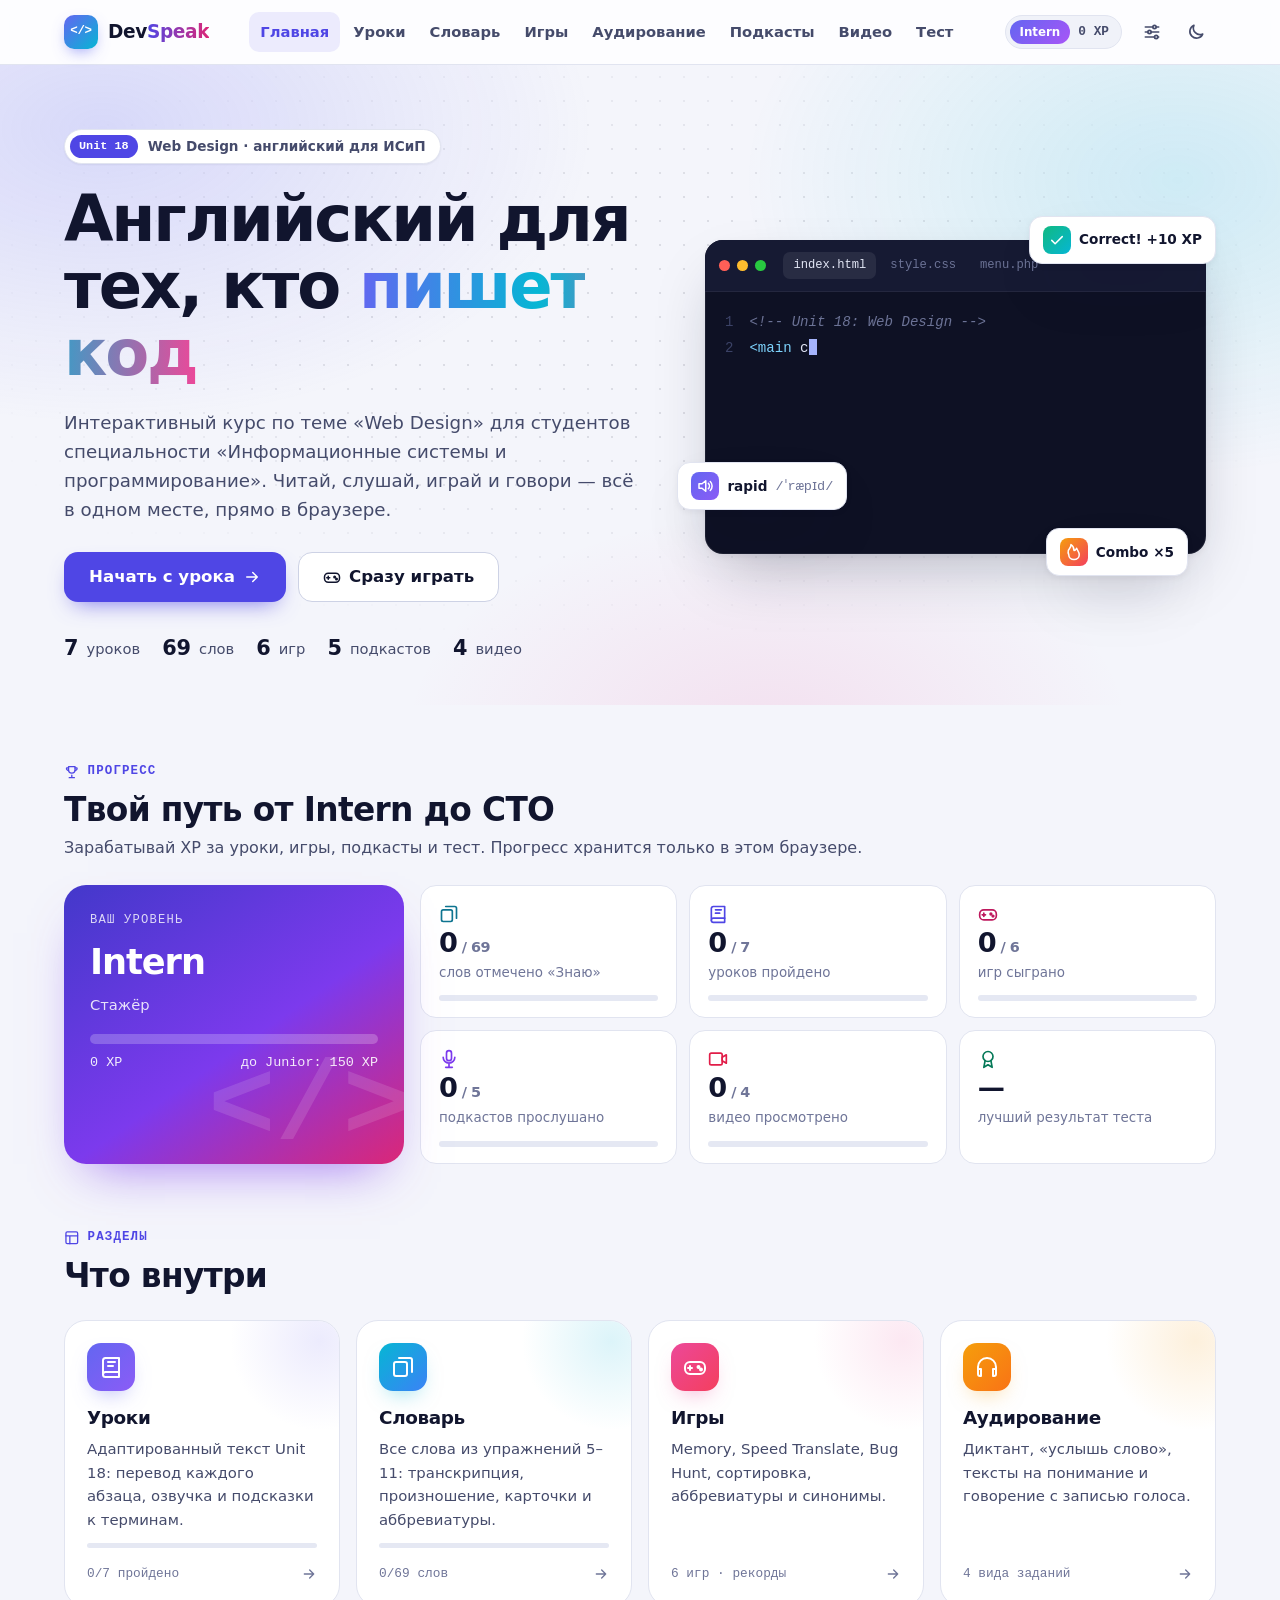
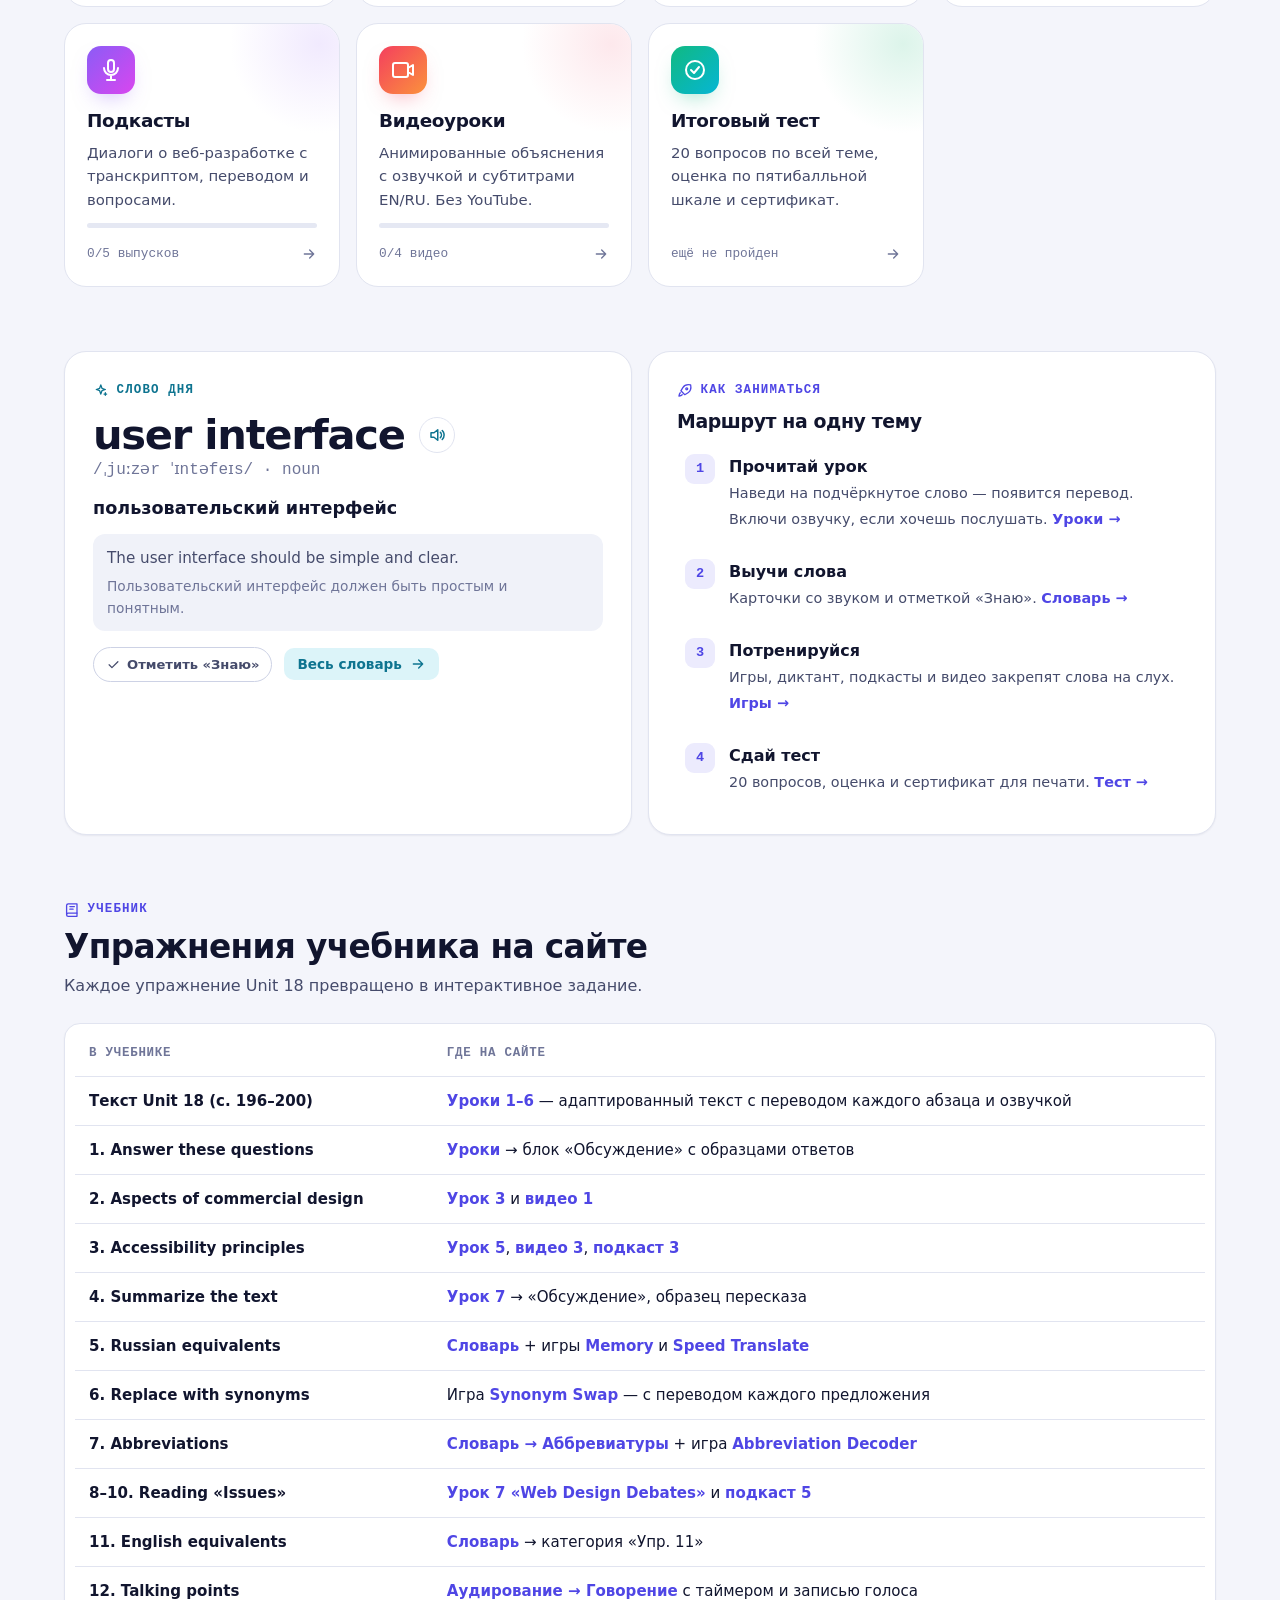
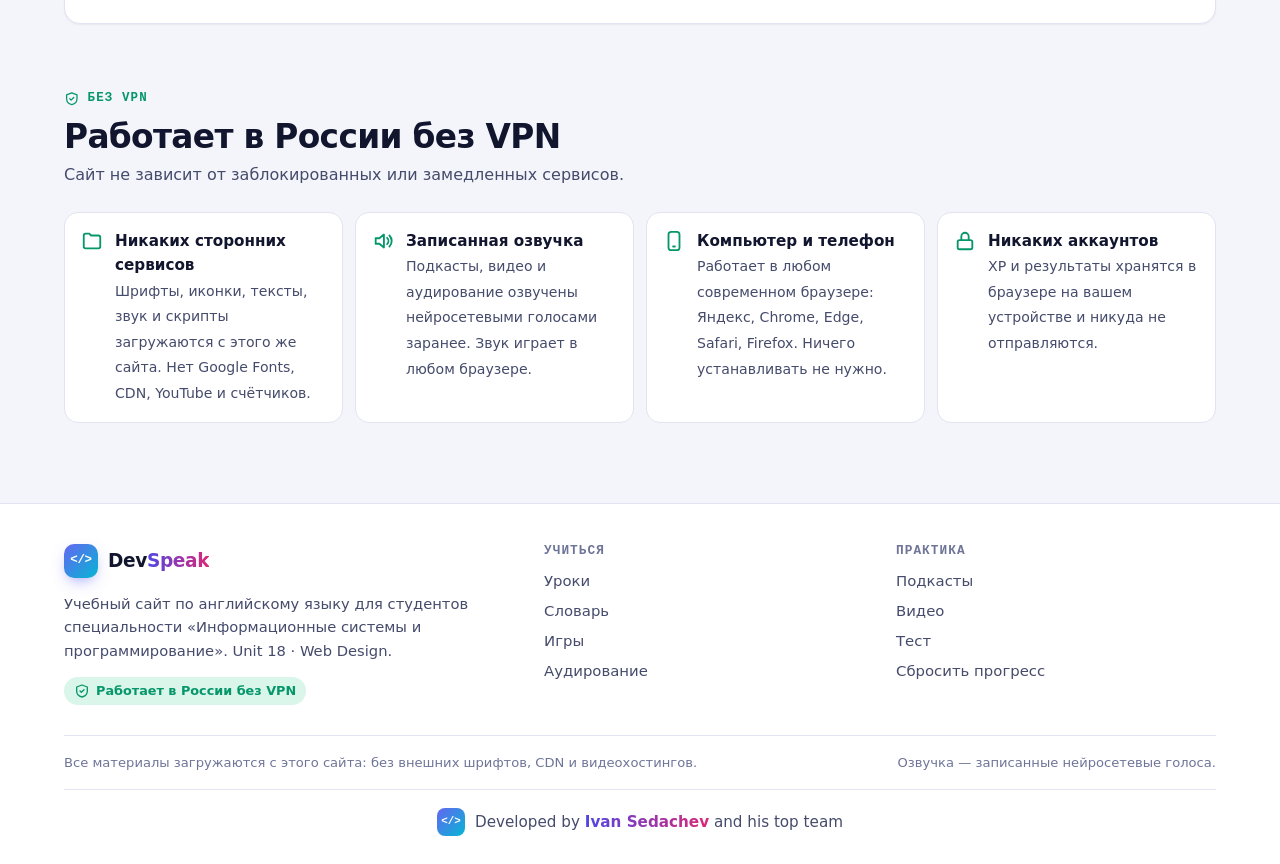
<file: index.html>
<!doctype html>
<html lang="ru">
<head>
  <meta charset="utf-8">
  <meta name="viewport" content="width=device-width, initial-scale=1">
  <title>DevSpeak — английский для ИСиП</title>
  <meta name="description" content="Интерактивный курс английского для студентов специальности «Информационные системы и программирование»: Unit 18 Web Design. Уроки, словарь, игры, аудирование, подкасты, видео и тест.">
  <meta name="theme-color" content="#4f46e5">
  <link rel="icon" href="favicon.ico" sizes="32x32">
  <link rel="icon" href="assets/img/favicon.svg" type="image/svg+xml">
  <link rel="apple-touch-icon" href="assets/img/apple-touch-icon.png">
  <link rel="canonical" href="https://devivan1.github.io/learning-english-for-it/">
  <meta property="og:type" content="website">
  <meta property="og:site_name" content="DevSpeak">
  <meta property="og:locale" content="ru_RU">
  <meta property="og:title" content="DevSpeak — английский для ИСиП">
  <meta property="og:description" content="Интерактивный курс английского для студентов специальности «Информационные системы и программирование»: Unit 18 Web Design. Уроки, словарь, игры, аудирование, подкасты, видео и тест.">
  <meta property="og:url" content="https://devivan1.github.io/learning-english-for-it/">
  <meta property="og:image" content="https://devivan1.github.io/learning-english-for-it/assets/img/og-image.png">
  <meta property="og:image:width" content="1200">
  <meta property="og:image:height" content="630">
  <meta name="twitter:card" content="summary_large_image">
  <link rel="stylesheet" href="assets/css/style.css">
  <script>try{var t=localStorage.getItem('devspeak:theme');if(t)document.documentElement.dataset.theme=t}catch(e){}</script>
</head>
<body data-page="home">
  <div id="site-header"></div>

  <main id="main">
    <section class="hero">
      <div class="container hero-grid">
        <div>
          <span class="hero-badge"><b>Unit 18</b> Web Design · английский для ИСиП</span>
          <h1>Английский для тех, кто <span class="grad-text">пишет код</span></h1>
          <p class="hero-lead">Интерактивный курс по теме «Web Design» для студентов специальности «Информационные системы и программирование». Читай, слушай, играй и говори — всё в одном месте, прямо в браузере.</p>
          <div class="hero-cta">
            <a class="btn btn-primary btn-lg" href="lessons.html">Начать с урока <i data-icon="arrowRight"></i></a>
            <a class="btn btn-lg" href="games.html"><i data-icon="gamepad"></i> Сразу играть</a>
          </div>
          <div class="hero-facts" id="hero-facts"></div>
        </div>

        <div class="hero-visual" aria-hidden="true">
          <div class="code-window">
            <div class="cw-bar">
              <span class="cw-dot"></span><span class="cw-dot"></span><span class="cw-dot"></span>
              <div class="cw-tabs" id="cw-tabs"></div>
            </div>
            <div class="cw-body" id="cw-body"></div>
          </div>
          <div class="float-badge fb-1"><span class="ico"><i data-icon="check"></i></span> Correct! +10 XP</div>
          <div class="float-badge fb-2"><span class="ico"><i data-icon="volume"></i></span> rapid <span class="mono">/ˈræpɪd/</span></div>
          <div class="float-badge fb-3"><span class="ico"><i data-icon="flame"></i></span> Combo ×5</div>
        </div>
      </div>
    </section>

    <section class="section" id="progress">
      <div class="container">
        <div class="section-head">
          <div>
            <span class="eyebrow"><i data-icon="trophy"></i> Прогресс</span>
            <h2>Твой путь от Intern до CTO</h2>
            <p>Зарабатывай XP за уроки, игры, подкасты и тест. Прогресс хранится только в этом браузере.</p>
          </div>
        </div>
        <div class="progress-panel" id="progress-panel"></div>
      </div>
    </section>

    <section class="section">
      <div class="container">
        <div class="section-head">
          <div>
            <span class="eyebrow"><i data-icon="layout"></i> Разделы</span>
            <h2>Что внутри</h2>
          </div>
        </div>
        <div class="module-grid" id="module-grid"></div>
      </div>
    </section>

    <section class="section">
      <div class="container home-duo">
        <div class="card card-lg wotd ac-cyan" id="wotd"></div>
        <div class="card card-lg">
          <span class="eyebrow"><i data-icon="rocket"></i> Как заниматься</span>
          <h3 style="margin-bottom:10px">Маршрут на одну тему</h3>
          <ol class="path">
            <li><div><b>Прочитай урок</b><span>Наведи на подчёркнутое слово — появится перевод. Включи озвучку, если хочешь послушать. <a href="lessons.html">Уроки →</a></span></div></li>
            <li><div><b>Выучи слова</b><span>Карточки со звуком и отметкой «Знаю». <a href="vocabulary.html">Словарь →</a></span></div></li>
            <li><div><b>Потренируйся</b><span>Игры, диктант, подкасты и видео закрепят слова на слух. <a href="games.html">Игры →</a></span></div></li>
            <li><div><b>Сдай тест</b><span>20 вопросов, оценка и сертификат для печати. <a href="test.html">Тест →</a></span></div></li>
          </ol>
        </div>
      </div>
    </section>

    <section class="section">
      <div class="container">
        <div class="section-head">
          <div>
            <span class="eyebrow"><i data-icon="book"></i> Учебник</span>
            <h2>Упражнения учебника на сайте</h2>
            <p>Каждое упражнение Unit 18 превращено в интерактивное задание.</p>
          </div>
        </div>
        <div class="card table-wrap" style="padding:8px 10px">
          <table class="map-table">
            <thead><tr><th>В учебнике</th><th>Где на сайте</th></tr></thead>
            <tbody>
              <tr><td>Текст Unit 18 (с. 196–200)</td><td><a href="lessons.html">Уроки 1–6</a> — адаптированный текст с переводом каждого абзаца и озвучкой</td></tr>
              <tr><td>1. Answer these questions</td><td><a href="lessons.html">Уроки</a> → блок «Обсуждение» с образцами ответов</td></tr>
              <tr><td>2. Aspects of commercial design</td><td><a href="lessons.html#l3">Урок 3</a> и <a href="video.html">видео 1</a></td></tr>
              <tr><td>3. Accessibility principles</td><td><a href="lessons.html#l5">Урок 5</a>, <a href="video.html#v3">видео 3</a>, <a href="podcasts.html#p3">подкаст 3</a></td></tr>
              <tr><td>4. Summarize the text</td><td><a href="lessons.html#l7">Урок 7</a> → «Обсуждение», образец пересказа</td></tr>
              <tr><td>5. Russian equivalents</td><td><a href="vocabulary.html">Словарь</a> + игры <a href="games.html#memory">Memory</a> и <a href="games.html#speed">Speed Translate</a></td></tr>
              <tr><td>6. Replace with synonyms</td><td>Игра <a href="games.html#synonym">Synonym Swap</a> — с переводом каждого предложения</td></tr>
              <tr><td>7. Abbreviations</td><td><a href="vocabulary.html#abbr">Словарь → Аббревиатуры</a> + игра <a href="games.html#abbr">Abbreviation Decoder</a></td></tr>
              <tr><td>8–10. Reading «Issues»</td><td><a href="lessons.html#l7">Урок 7 «Web Design Debates»</a> и <a href="podcasts.html#p5">подкаст 5</a></td></tr>
              <tr><td>11. English equivalents</td><td><a href="vocabulary.html">Словарь</a> → категория «Упр. 11»</td></tr>
              <tr><td>12. Talking points</td><td><a href="listening.html#speaking">Аудирование → Говорение</a> с таймером и записью голоса</td></tr>
            </tbody>
          </table>
        </div>
      </div>
    </section>

    <section class="section">
      <div class="container">
        <div class="section-head">
          <div>
            <span class="eyebrow ac-green" style="color:var(--success)"><i data-icon="shield"></i> Без VPN</span>
            <h2>Работает в России без VPN</h2>
            <p>Сайт не зависит от заблокированных или замедленных сервисов.</p>
          </div>
        </div>
        <div class="feature-list">
          <div class="feature"><i data-icon="folder"></i><div><b>Никаких сторонних сервисов</b><span>Шрифты, иконки, тексты, звук и скрипты загружаются с этого же сайта. Нет Google Fonts, CDN, YouTube и счётчиков.</span></div></div>
          <div class="feature"><i data-icon="volume"></i><div><b>Записанная озвучка</b><span>Подкасты, видео и аудирование озвучены нейросетевыми голосами заранее. Звук играет в любом браузере.</span></div></div>
          <div class="feature"><i data-icon="phone"></i><div><b>Компьютер и телефон</b><span>Работает в любом современном браузере: Яндекс, Chrome, Edge, Safari, Firefox. Ничего устанавливать не нужно.</span></div></div>
          <div class="feature"><i data-icon="lock"></i><div><b>Никаких аккаунтов</b><span>XP и результаты хранятся в браузере на вашем устройстве и никуда не отправляются.</span></div></div>
        </div>
      </div>
    </section>
  </main>

  <div id="site-footer"></div>

  <script src="assets/js/data/vocab.js"></script>
  <script src="assets/js/data/lessons.js"></script>
  <script src="assets/js/data/media.js"></script>
  <script src="assets/js/data/practice.js"></script>
  <script src="assets/js/data/audio.js"></script>
  <script src="assets/js/core.js"></script>
  <script src="assets/js/pages/home.js"></script>
</body>
</html>
</file>
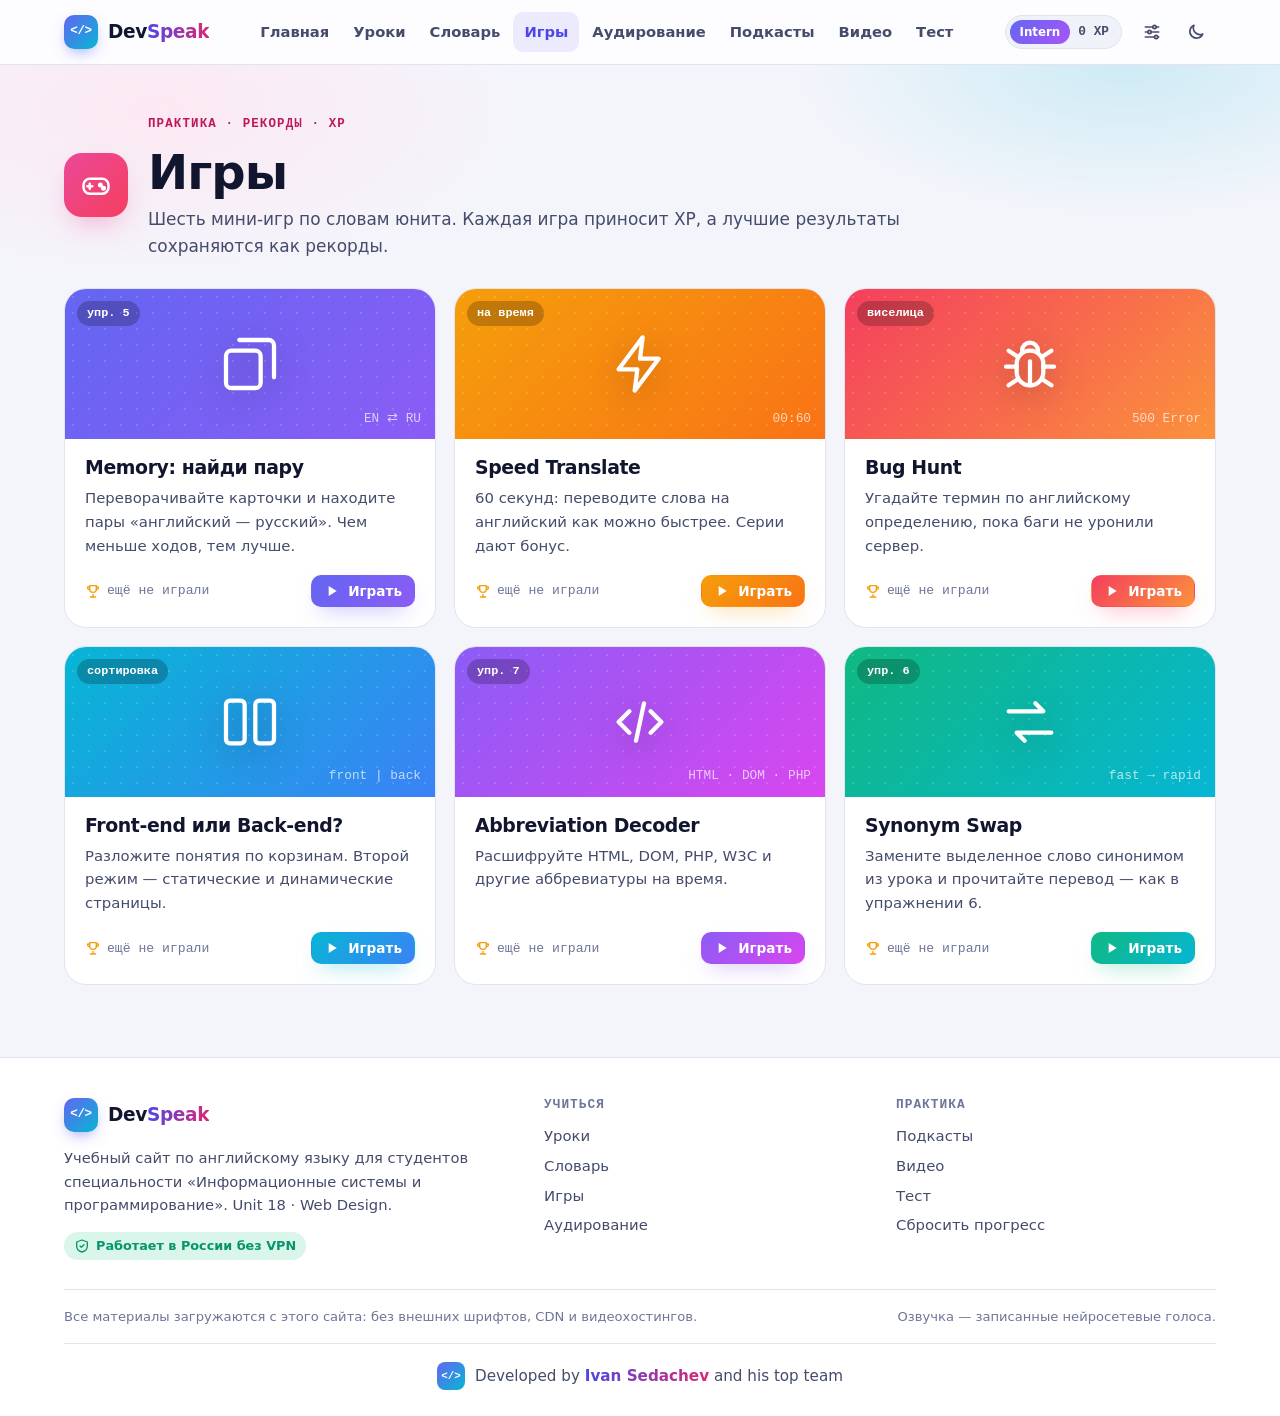
<file: games.html>
<!doctype html>
<html lang="ru">
<head>
  <meta charset="utf-8">
  <meta name="viewport" content="width=device-width, initial-scale=1">
  <title>Игры · DevSpeak</title>
  <meta name="description" content="Игры для запоминания слов Unit 18 Web Design: Memory, Speed Translate, Bug Hunt, сортировка, аббревиатуры и синонимы.">
  <meta name="theme-color" content="#db2777">
  <link rel="icon" href="favicon.ico" sizes="32x32">
  <link rel="icon" href="assets/img/favicon.svg" type="image/svg+xml">
  <link rel="apple-touch-icon" href="assets/img/apple-touch-icon.png">
  <link rel="canonical" href="https://devivan1.github.io/learning-english-for-it/games.html">
  <meta property="og:type" content="website">
  <meta property="og:site_name" content="DevSpeak">
  <meta property="og:locale" content="ru_RU">
  <meta property="og:title" content="Игры · DevSpeak">
  <meta property="og:description" content="Игры для запоминания слов Unit 18 Web Design: Memory, Speed Translate, Bug Hunt, сортировка, аббревиатуры и синонимы.">
  <meta property="og:url" content="https://devivan1.github.io/learning-english-for-it/games.html">
  <meta property="og:image" content="https://devivan1.github.io/learning-english-for-it/assets/img/og-image.png">
  <meta property="og:image:width" content="1200">
  <meta property="og:image:height" content="630">
  <meta name="twitter:card" content="summary_large_image">
  <link rel="stylesheet" href="assets/css/style.css">
  <script>try{var t=localStorage.getItem('devspeak:theme');if(t)document.documentElement.dataset.theme=t}catch(e){}</script>
</head>
<body data-page="games" class="ac-pink">
  <div id="site-header"></div>

  <main id="main">
    <section class="page-hero" id="games-hero">
      <div class="container page-hero-inner">
        <div class="page-icon"><i data-icon="gamepad"></i></div>
        <div>
          <span class="eyebrow">Практика · рекорды · XP</span>
          <h1>Игры</h1>
          <p class="lead">Шесть мини-игр по словам юнита. Каждая игра приносит XP, а лучшие результаты сохраняются как рекорды.</p>
        </div>
      </div>
    </section>

    <section class="container" id="games-root"></section>
  </main>

  <div id="site-footer"></div>

  <script src="assets/js/data/vocab.js"></script>
  <script src="assets/js/data/practice.js"></script>
  <script src="assets/js/data/audio.js"></script>
  <script src="assets/js/core.js"></script>
  <script src="assets/js/pages/games.js"></script>
</body>
</html>
</file>
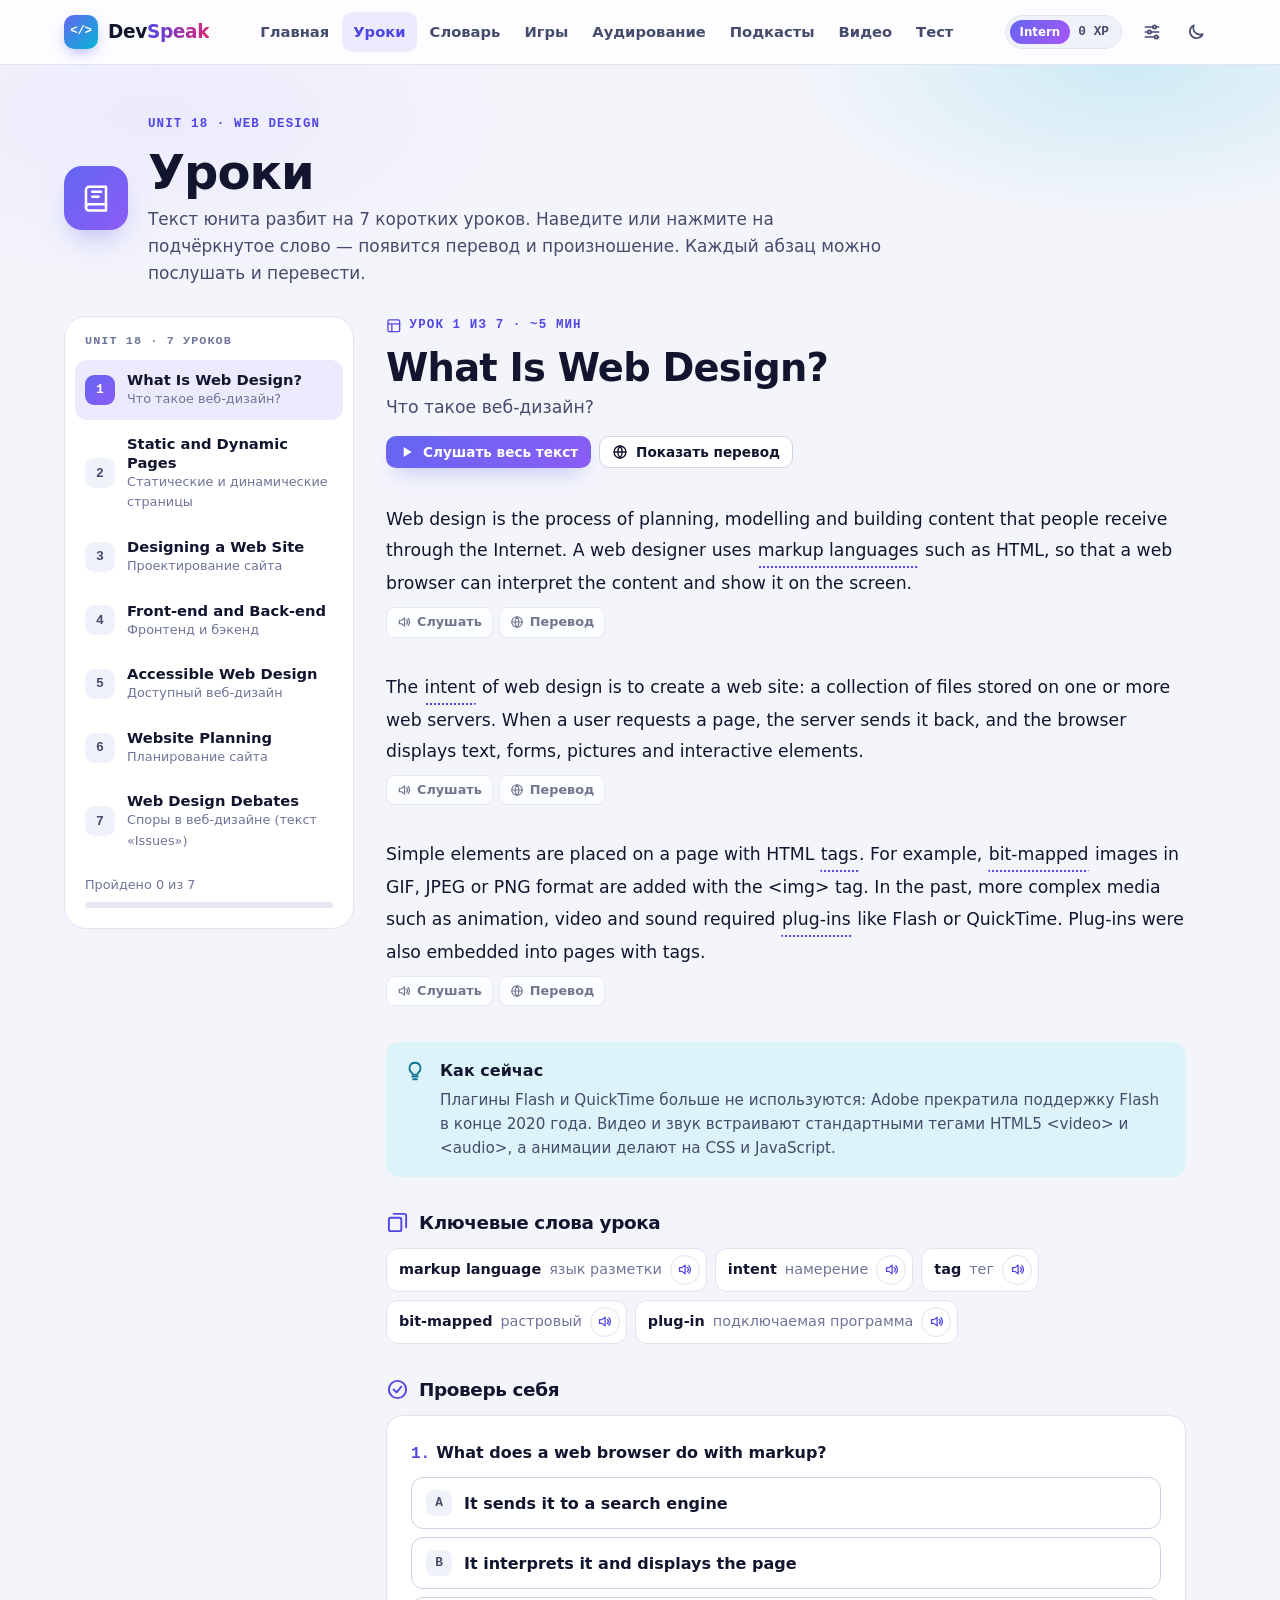
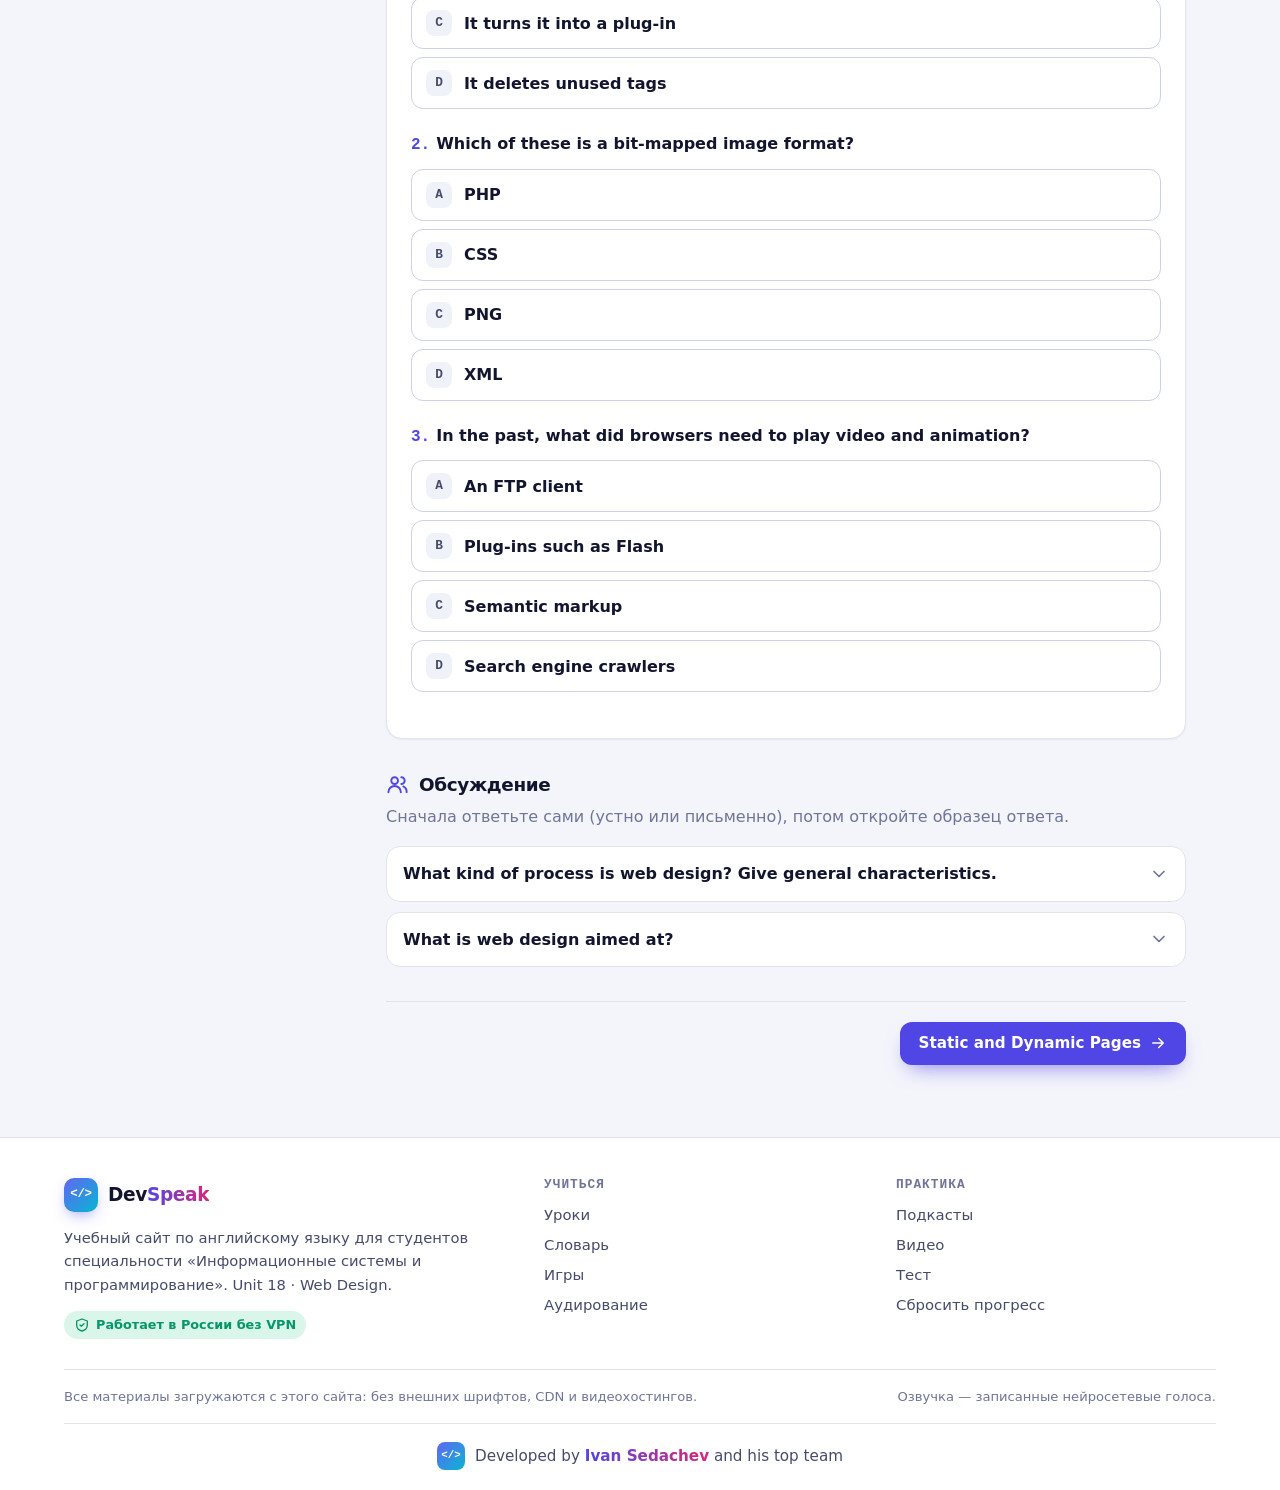
<file: lessons.html>
<!doctype html>
<html lang="ru">
<head>
  <meta charset="utf-8">
  <meta name="viewport" content="width=device-width, initial-scale=1">
  <title>Уроки · DevSpeak</title>
  <meta name="description" content="Unit 18 Web Design: адаптированные тексты с переводом, озвучкой, словарными подсказками и вопросами.">
  <meta name="theme-color" content="#4f46e5">
  <link rel="icon" href="favicon.ico" sizes="32x32">
  <link rel="icon" href="assets/img/favicon.svg" type="image/svg+xml">
  <link rel="apple-touch-icon" href="assets/img/apple-touch-icon.png">
  <link rel="canonical" href="https://devivan1.github.io/learning-english-for-it/lessons.html">
  <meta property="og:type" content="website">
  <meta property="og:site_name" content="DevSpeak">
  <meta property="og:locale" content="ru_RU">
  <meta property="og:title" content="Уроки · DevSpeak">
  <meta property="og:description" content="Unit 18 Web Design: адаптированные тексты с переводом, озвучкой, словарными подсказками и вопросами.">
  <meta property="og:url" content="https://devivan1.github.io/learning-english-for-it/lessons.html">
  <meta property="og:image" content="https://devivan1.github.io/learning-english-for-it/assets/img/og-image.png">
  <meta property="og:image:width" content="1200">
  <meta property="og:image:height" content="630">
  <meta name="twitter:card" content="summary_large_image">
  <link rel="stylesheet" href="assets/css/style.css">
  <script>try{var t=localStorage.getItem('devspeak:theme');if(t)document.documentElement.dataset.theme=t}catch(e){}</script>
</head>
<body data-page="lessons" class="ac-indigo">
  <div id="site-header"></div>

  <main id="main">
    <section class="page-hero">
      <div class="container page-hero-inner">
        <div class="page-icon"><i data-icon="book"></i></div>
        <div>
          <span class="eyebrow">Unit 18 · Web Design</span>
          <h1>Уроки</h1>
          <p class="lead">Текст юнита разбит на 7 коротких уроков. Наведите или нажмите на подчёркнутое слово — появится перевод и произношение. Каждый абзац можно послушать и перевести.</p>
        </div>
      </div>
    </section>

    <section class="container">
      <div id="voice-notice"></div>
      <div class="lesson-layout">
        <aside class="lesson-nav" id="lesson-nav" aria-label="Список уроков"></aside>
        <article class="reader" id="reader"></article>
      </div>
    </section>
  </main>

  <div id="site-footer"></div>

  <script src="assets/js/data/vocab.js"></script>
  <script src="assets/js/data/lessons.js"></script>
  <script src="assets/js/data/audio.js"></script>
  <script src="assets/js/core.js"></script>
  <script src="assets/js/pages/lessons.js"></script>
</body>
</html>
</file>
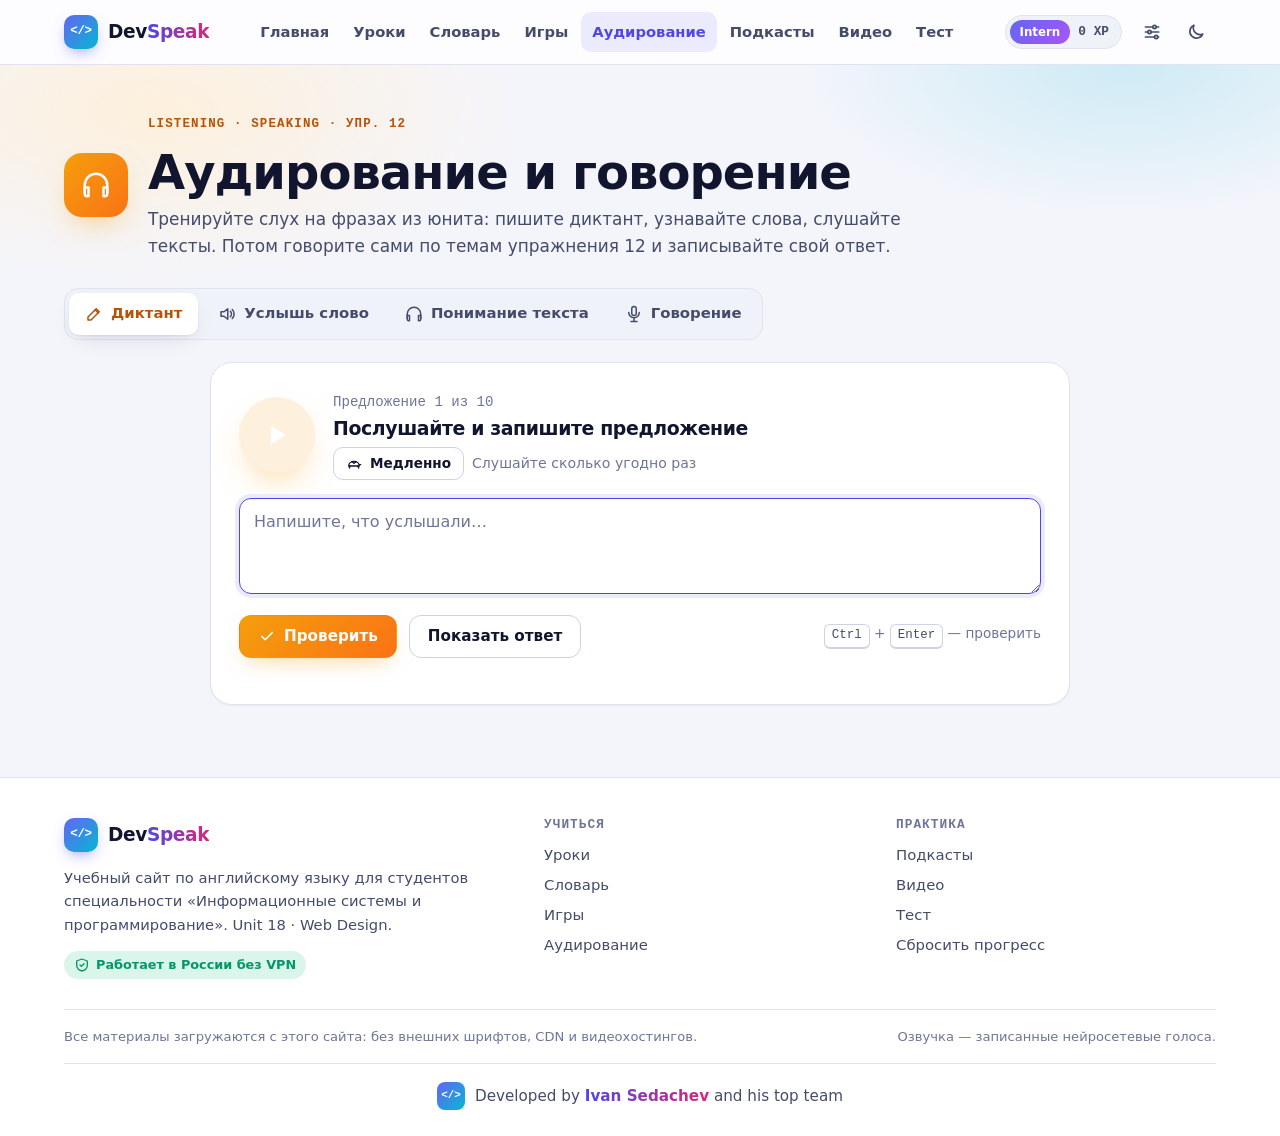
<file: listening.html>
<!doctype html>
<html lang="ru">
<head>
  <meta charset="utf-8">
  <meta name="viewport" content="width=device-width, initial-scale=1">
  <title>Аудирование и говорение · DevSpeak</title>
  <meta name="description" content="Аудирование по теме Web Design: диктант, распознавание слов на слух, понимание текста и говорение с записью голоса.">
  <meta name="theme-color" content="#d97706">
  <link rel="icon" href="favicon.ico" sizes="32x32">
  <link rel="icon" href="assets/img/favicon.svg" type="image/svg+xml">
  <link rel="apple-touch-icon" href="assets/img/apple-touch-icon.png">
  <link rel="canonical" href="https://devivan1.github.io/learning-english-for-it/listening.html">
  <meta property="og:type" content="website">
  <meta property="og:site_name" content="DevSpeak">
  <meta property="og:locale" content="ru_RU">
  <meta property="og:title" content="Аудирование и говорение · DevSpeak">
  <meta property="og:description" content="Аудирование по теме Web Design: диктант, распознавание слов на слух, понимание текста и говорение с записью голоса.">
  <meta property="og:url" content="https://devivan1.github.io/learning-english-for-it/listening.html">
  <meta property="og:image" content="https://devivan1.github.io/learning-english-for-it/assets/img/og-image.png">
  <meta property="og:image:width" content="1200">
  <meta property="og:image:height" content="630">
  <meta name="twitter:card" content="summary_large_image">
  <link rel="stylesheet" href="assets/css/style.css">
  <script>try{var t=localStorage.getItem('devspeak:theme');if(t)document.documentElement.dataset.theme=t}catch(e){}</script>
</head>
<body data-page="listening" class="ac-orange">
  <div id="site-header"></div>

  <main id="main">
    <section class="page-hero">
      <div class="container page-hero-inner">
        <div class="page-icon"><i data-icon="headphones"></i></div>
        <div>
          <span class="eyebrow">Listening · Speaking · упр. 12</span>
          <h1>Аудирование и говорение</h1>
          <p class="lead">Тренируйте слух на фразах из юнита: пишите диктант, узнавайте слова, слушайте тексты. Потом говорите сами по темам упражнения 12 и записывайте свой ответ.</p>
        </div>
      </div>
    </section>

    <section class="container">
      <div id="voice-notice"></div>
      <div class="row" style="margin-bottom:22px">
        <div class="tabs" role="tablist">
          <button class="tab is-active" type="button" data-tab="dictation"><i data-icon="pen"></i> Диктант</button>
          <button class="tab" type="button" data-tab="words"><i data-icon="volume"></i> Услышь слово</button>
          <button class="tab" type="button" data-tab="texts"><i data-icon="headphones"></i> Понимание текста</button>
          <button class="tab" type="button" data-tab="speaking"><i data-icon="mic"></i> Говорение</button>
        </div>
      </div>
      <div id="view" class="panel"></div>
    </section>
  </main>

  <div id="site-footer"></div>

  <script src="assets/js/data/vocab.js"></script>
  <script src="assets/js/data/practice.js"></script>
  <script src="assets/js/data/audio.js"></script>
  <script src="assets/js/core.js"></script>
  <script src="assets/js/pages/listening.js"></script>
</body>
</html>
</file>
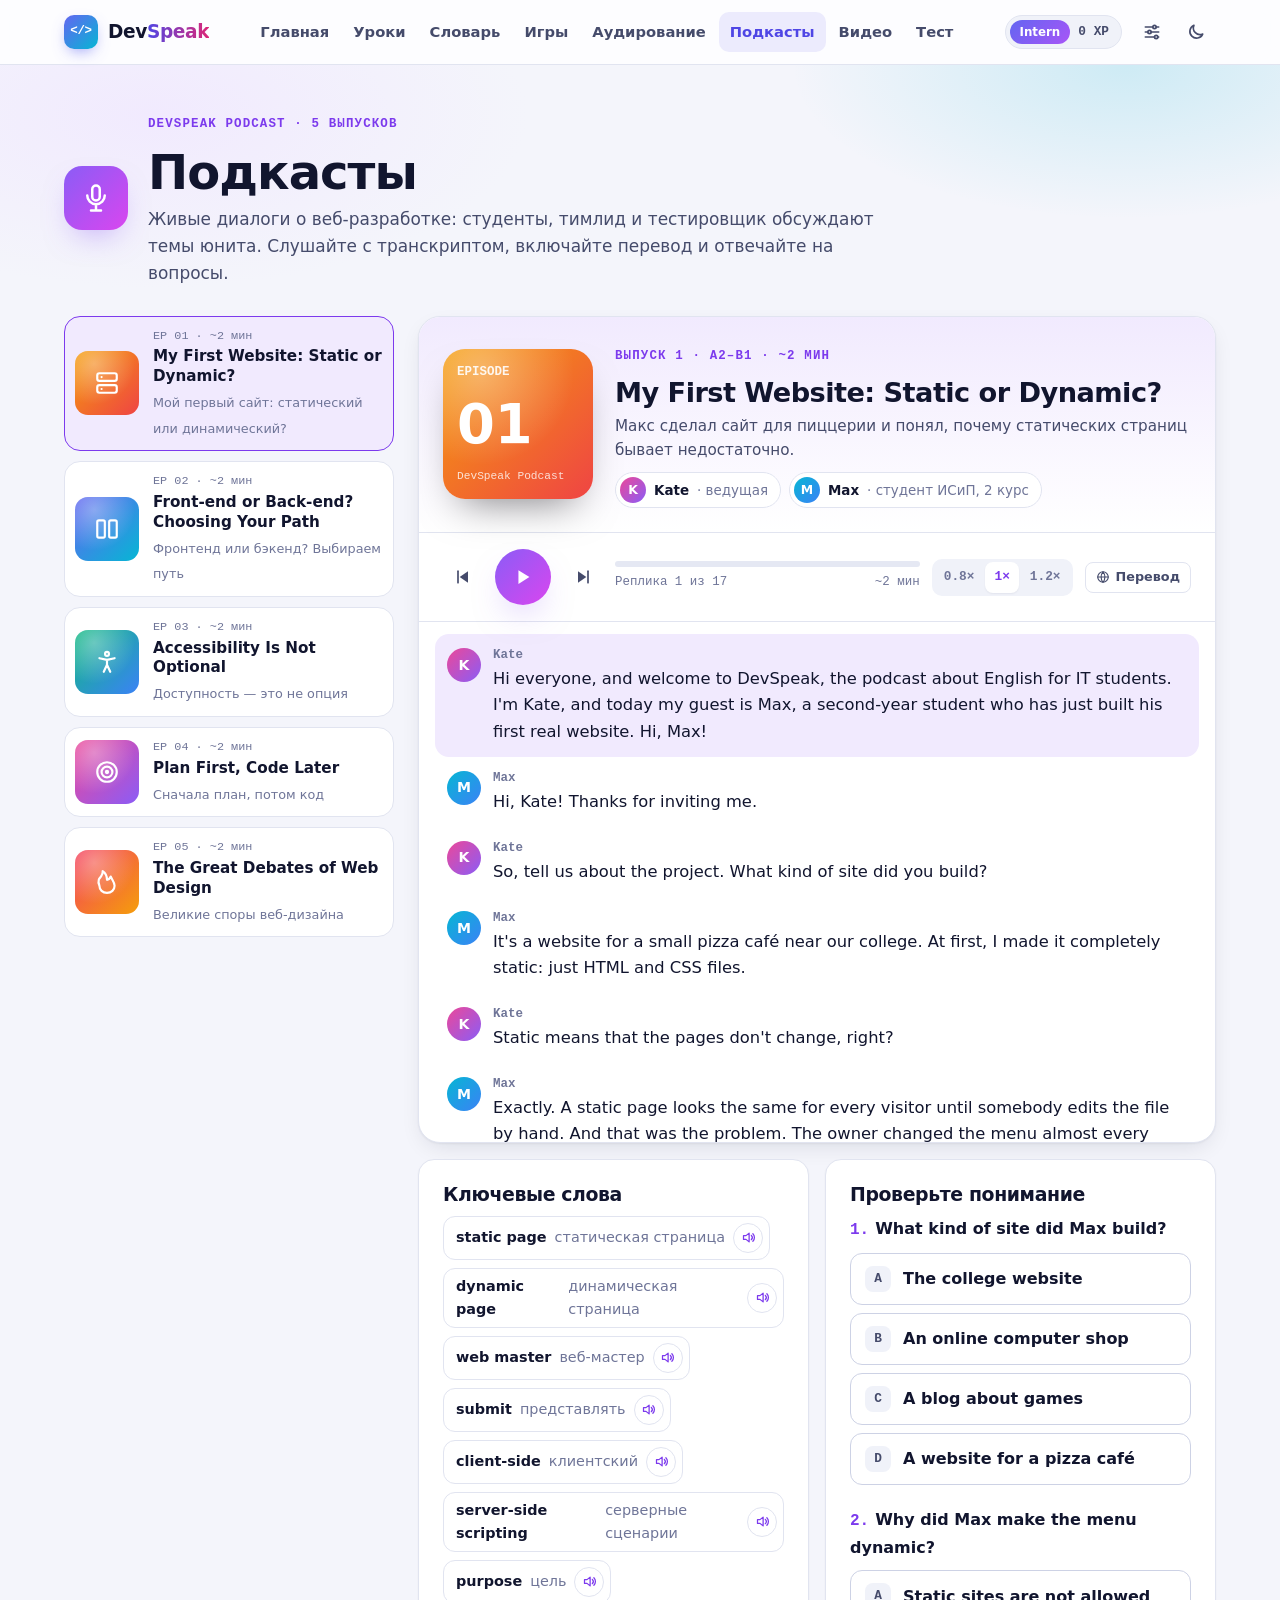
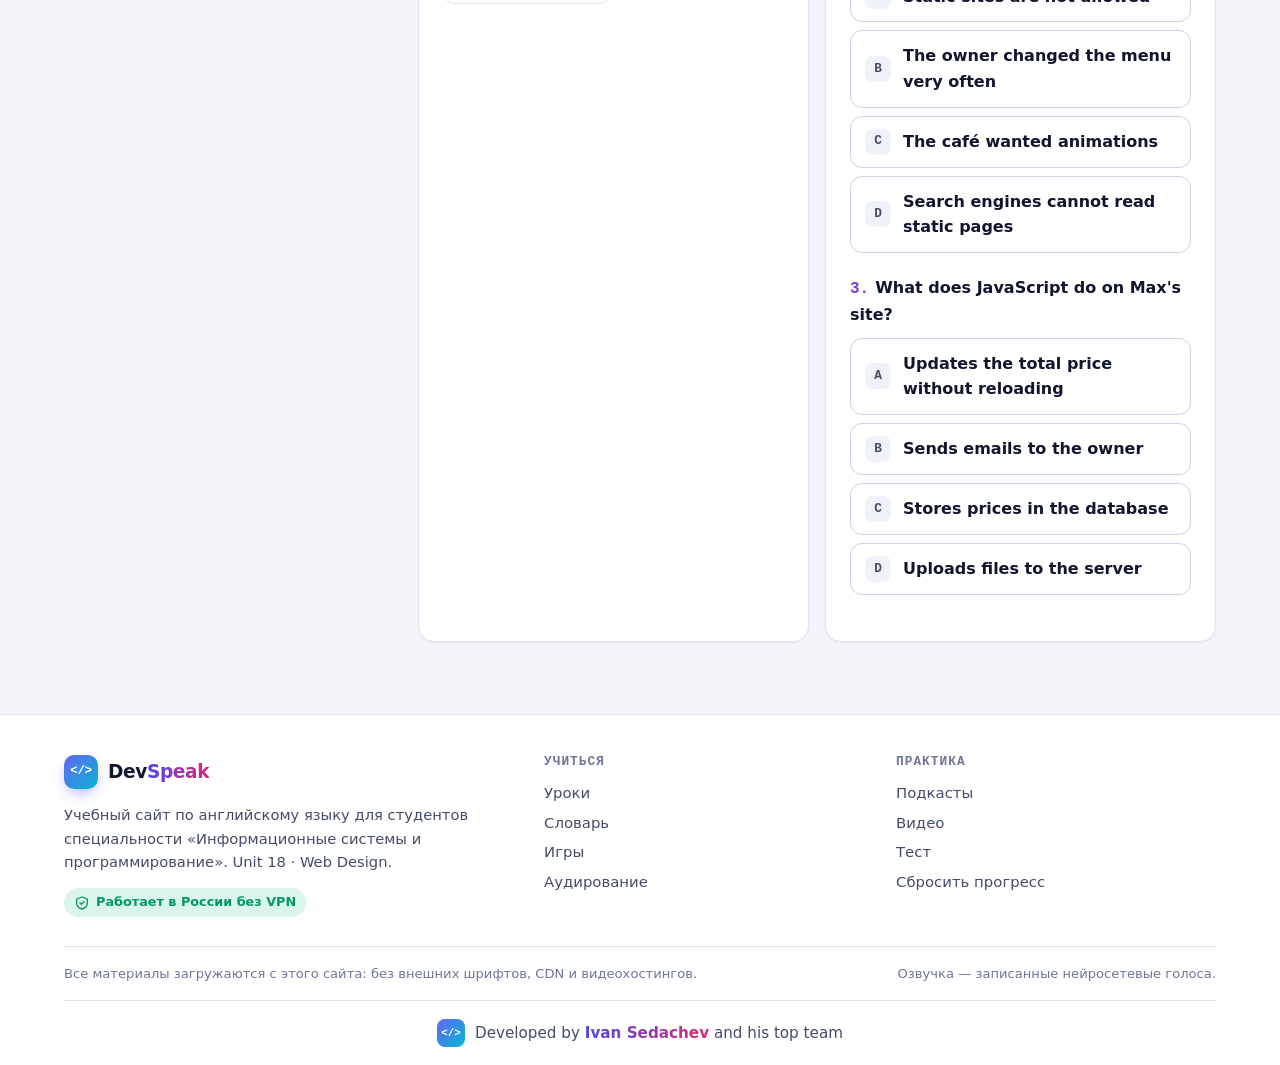
<file: podcasts.html>
<!doctype html>
<html lang="ru">
<head>
  <meta charset="utf-8">
  <meta name="viewport" content="width=device-width, initial-scale=1">
  <title>Подкасты · DevSpeak</title>
  <meta name="description" content="DevSpeak Podcast: диалоги о веб-разработке на английском с транскриптом, переводом и вопросами.">
  <meta name="theme-color" content="#7c3aed">
  <link rel="icon" href="favicon.ico" sizes="32x32">
  <link rel="icon" href="assets/img/favicon.svg" type="image/svg+xml">
  <link rel="apple-touch-icon" href="assets/img/apple-touch-icon.png">
  <link rel="canonical" href="https://devivan1.github.io/learning-english-for-it/podcasts.html">
  <meta property="og:type" content="website">
  <meta property="og:site_name" content="DevSpeak">
  <meta property="og:locale" content="ru_RU">
  <meta property="og:title" content="Подкасты · DevSpeak">
  <meta property="og:description" content="DevSpeak Podcast: диалоги о веб-разработке на английском с транскриптом, переводом и вопросами.">
  <meta property="og:url" content="https://devivan1.github.io/learning-english-for-it/podcasts.html">
  <meta property="og:image" content="https://devivan1.github.io/learning-english-for-it/assets/img/og-image.png">
  <meta property="og:image:width" content="1200">
  <meta property="og:image:height" content="630">
  <meta name="twitter:card" content="summary_large_image">
  <link rel="stylesheet" href="assets/css/style.css">
  <script>try{var t=localStorage.getItem('devspeak:theme');if(t)document.documentElement.dataset.theme=t}catch(e){}</script>
</head>
<body data-page="podcasts" class="ac-violet">
  <div id="site-header"></div>

  <main id="main">
    <section class="page-hero">
      <div class="container page-hero-inner">
        <div class="page-icon"><i data-icon="mic"></i></div>
        <div>
          <span class="eyebrow">DevSpeak Podcast · 5 выпусков</span>
          <h1>Подкасты</h1>
          <p class="lead">Живые диалоги о веб-разработке: студенты, тимлид и тестировщик обсуждают темы юнита. Слушайте с транскриптом, включайте перевод и отвечайте на вопросы.</p>
        </div>
      </div>
    </section>

    <section class="container">
      <div id="voice-notice"></div>
      <div class="pod-layout">
        <aside class="ep-list" id="ep-list" aria-label="Выпуски"></aside>
        <div>
          <div class="player-card" id="player"></div>
          <div class="pod-below">
            <div class="card"><h3 class="row" style="gap:8px">Ключевые слова</h3><div class="term-chips" id="pod-words"></div></div>
            <div class="card"><h3>Проверьте понимание</h3><div id="pod-quiz"></div></div>
          </div>
        </div>
      </div>
    </section>
  </main>

  <div id="site-footer"></div>

  <script src="assets/js/data/vocab.js"></script>
  <script src="assets/js/data/media.js"></script>
  <script src="assets/js/data/audio.js"></script>
  <script src="assets/js/core.js"></script>
  <script src="assets/js/pages/podcasts.js"></script>
</body>
</html>
</file>
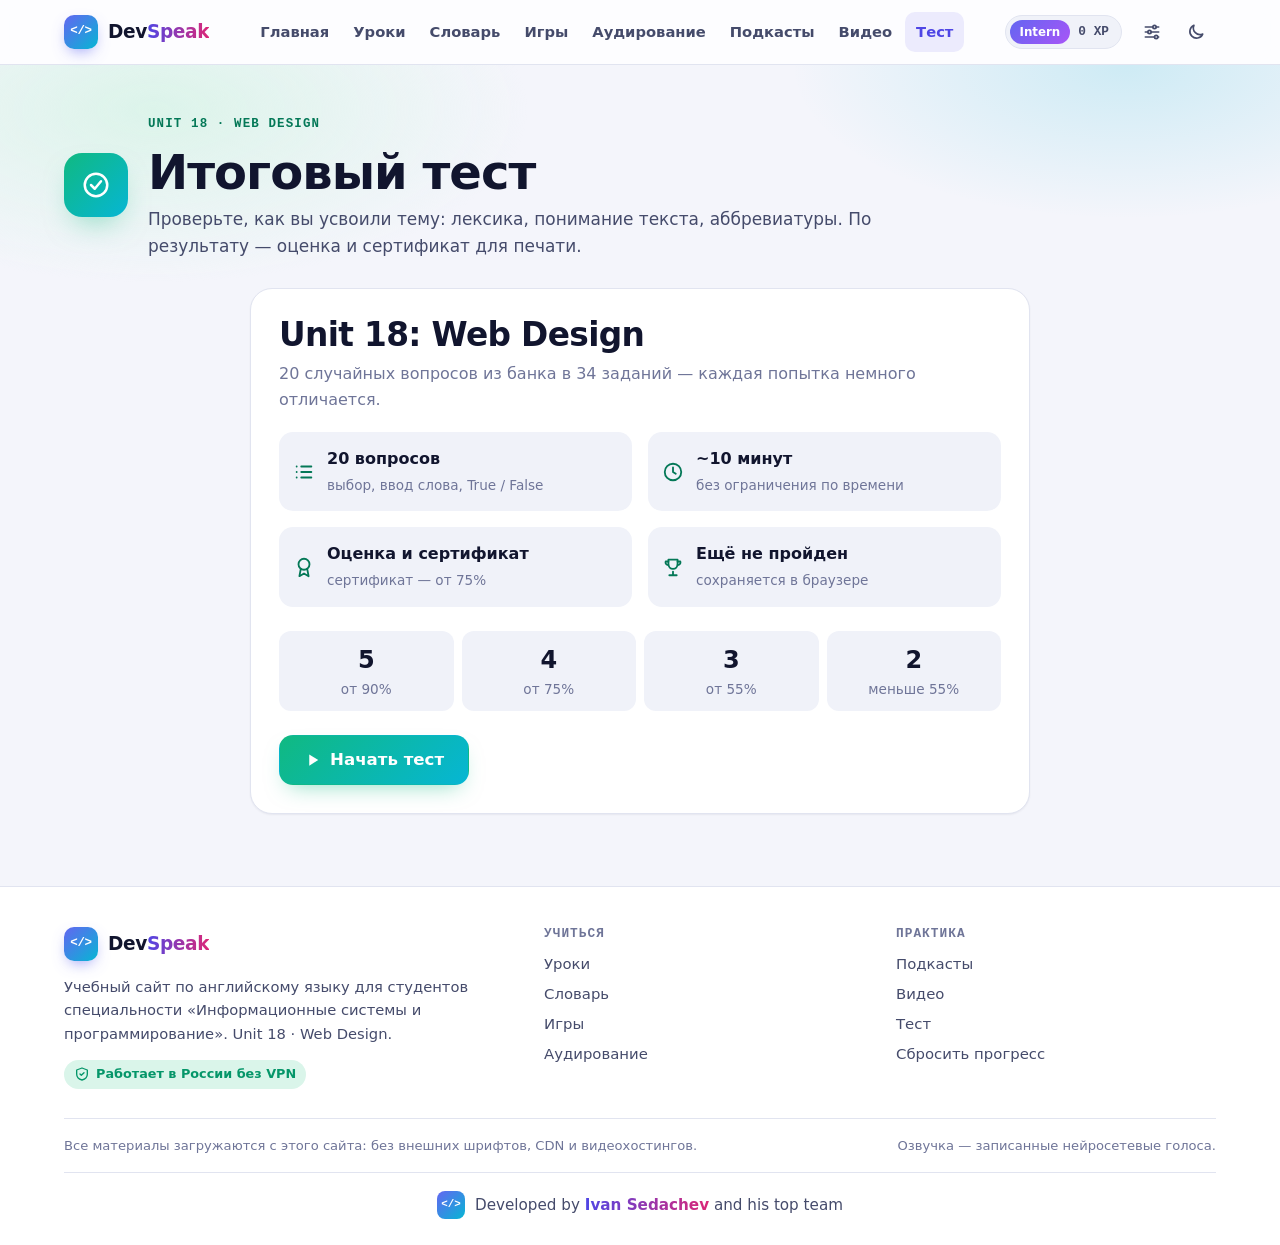
<file: test.html>
<!doctype html>
<html lang="ru">
<head>
  <meta charset="utf-8">
  <meta name="viewport" content="width=device-width, initial-scale=1">
  <title>Итоговый тест · DevSpeak</title>
  <meta name="description" content="Итоговый тест по Unit 18 Web Design: 20 вопросов, оценка по пятибалльной шкале и сертификат.">
  <meta name="theme-color" content="#047857">
  <link rel="icon" href="favicon.ico" sizes="32x32">
  <link rel="icon" href="assets/img/favicon.svg" type="image/svg+xml">
  <link rel="apple-touch-icon" href="assets/img/apple-touch-icon.png">
  <link rel="canonical" href="https://devivan1.github.io/learning-english-for-it/test.html">
  <meta property="og:type" content="website">
  <meta property="og:site_name" content="DevSpeak">
  <meta property="og:locale" content="ru_RU">
  <meta property="og:title" content="Итоговый тест · DevSpeak">
  <meta property="og:description" content="Итоговый тест по Unit 18 Web Design: 20 вопросов, оценка по пятибалльной шкале и сертификат.">
  <meta property="og:url" content="https://devivan1.github.io/learning-english-for-it/test.html">
  <meta property="og:image" content="https://devivan1.github.io/learning-english-for-it/assets/img/og-image.png">
  <meta property="og:image:width" content="1200">
  <meta property="og:image:height" content="630">
  <meta name="twitter:card" content="summary_large_image">
  <link rel="stylesheet" href="assets/css/style.css">
  <script>try{var t=localStorage.getItem('devspeak:theme');if(t)document.documentElement.dataset.theme=t}catch(e){}</script>
</head>
<body data-page="test" class="ac-green">
  <div id="site-header"></div>

  <main id="main">
    <section class="page-hero">
      <div class="container page-hero-inner">
        <div class="page-icon"><i data-icon="checkCircle"></i></div>
        <div>
          <span class="eyebrow">Unit 18 · Web Design</span>
          <h1>Итоговый тест</h1>
          <p class="lead">Проверьте, как вы усвоили тему: лексика, понимание текста, аббревиатуры. По результату — оценка и сертификат для печати.</p>
        </div>
      </div>
    </section>

    <section class="container">
      <div class="test-wrap" id="test"></div>
    </section>
  </main>

  <div id="site-footer"></div>

  <script src="assets/js/data/vocab.js"></script>
  <script src="assets/js/data/practice.js"></script>
  <script src="assets/js/data/audio.js"></script>
  <script src="assets/js/core.js"></script>
  <script src="assets/js/pages/test.js"></script>
</body>
</html>
</file>
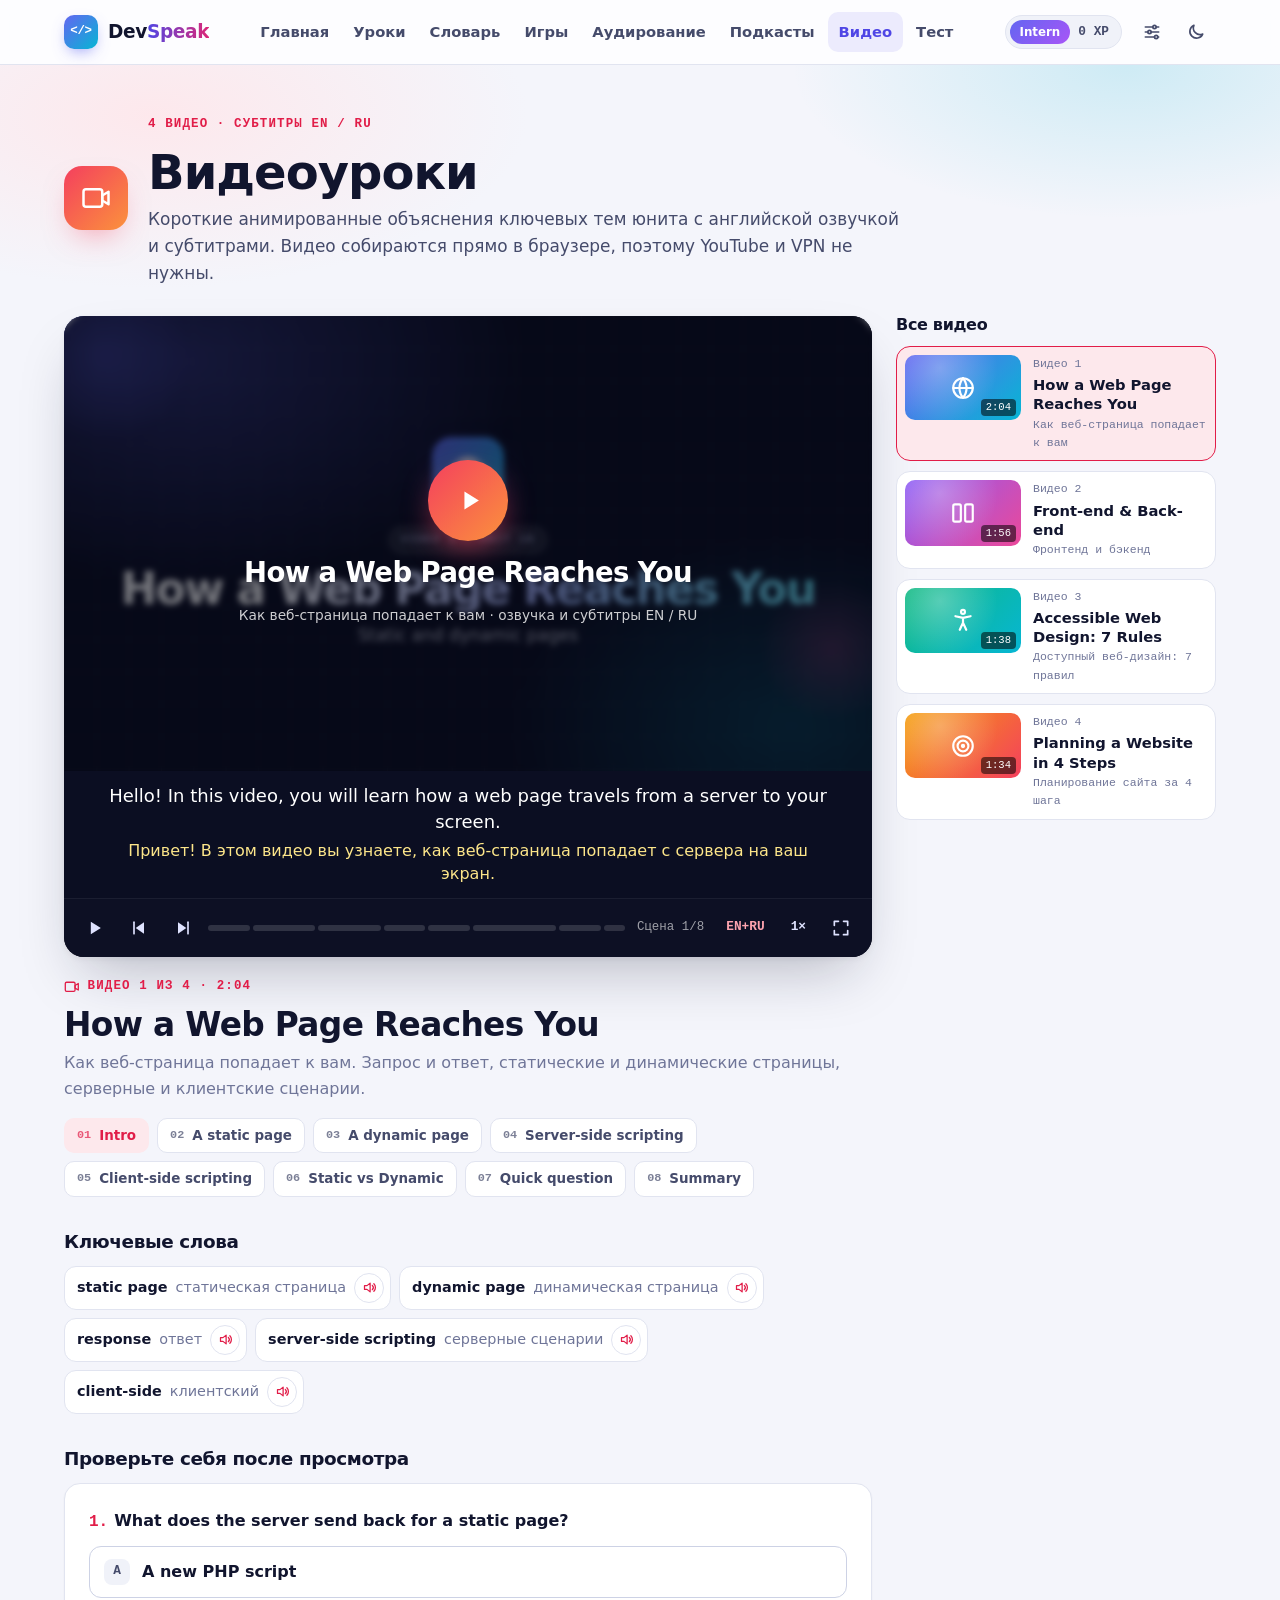
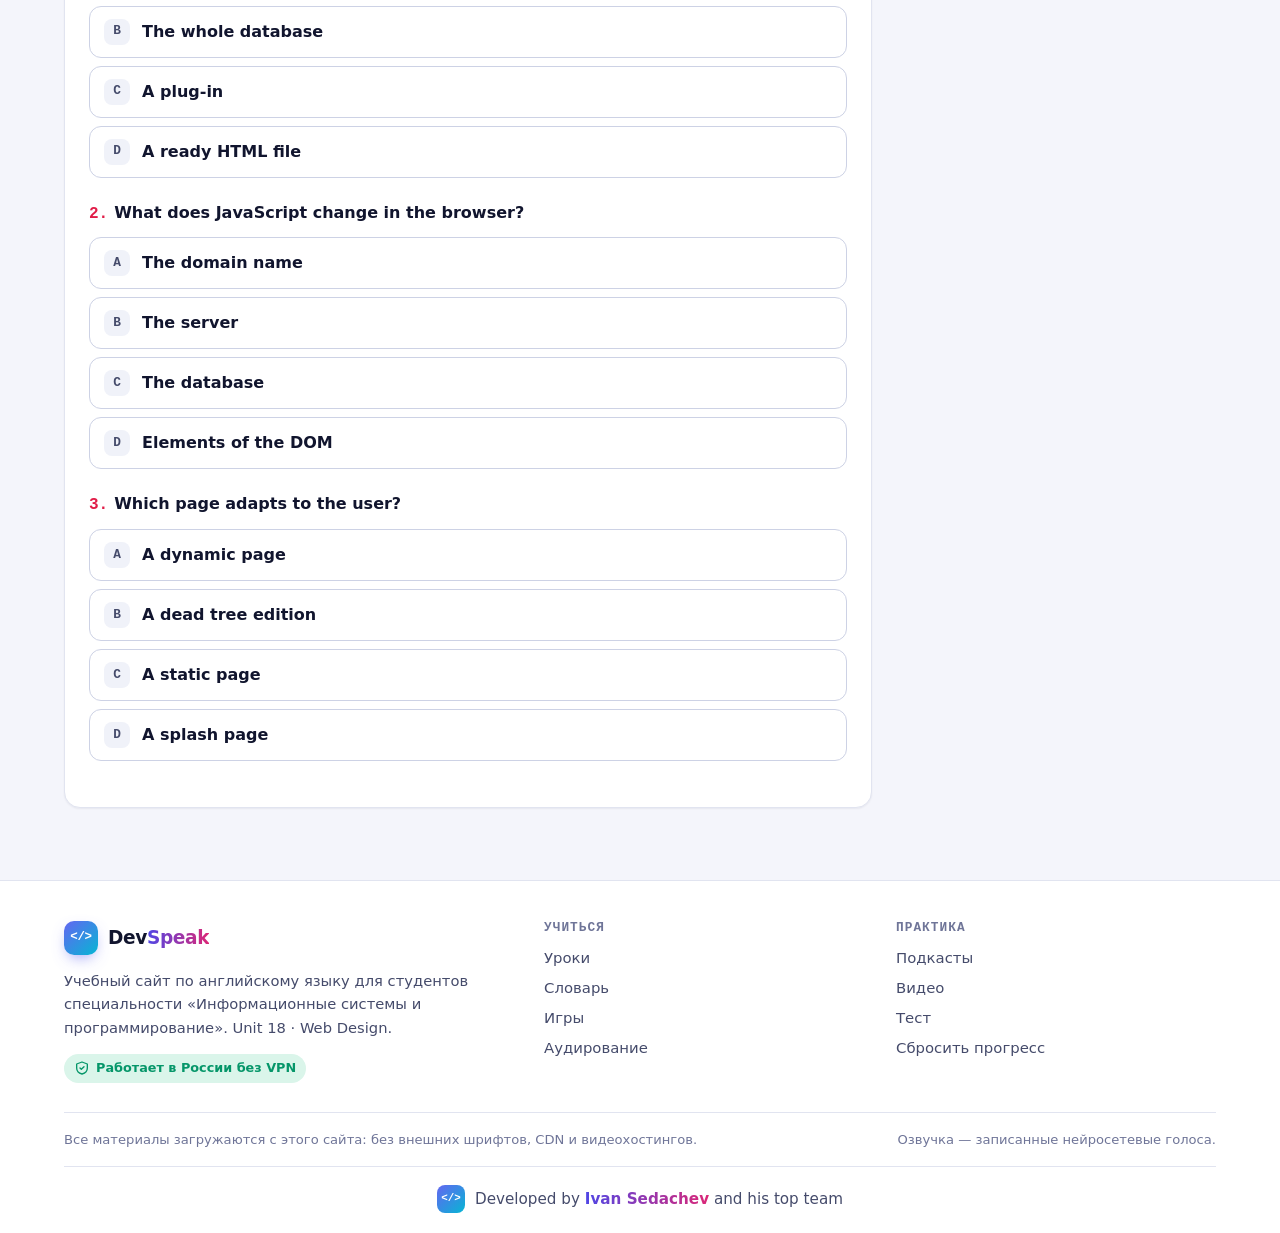
<file: video.html>
<!doctype html>
<html lang="ru">
<head>
  <meta charset="utf-8">
  <meta name="viewport" content="width=device-width, initial-scale=1">
  <title>Видеоуроки · DevSpeak</title>
  <meta name="description" content="Анимированные видеоуроки по теме Web Design с озвучкой и субтитрами на английском и русском. Без YouTube.">
  <meta name="theme-color" content="#e11d48">
  <link rel="icon" href="favicon.ico" sizes="32x32">
  <link rel="icon" href="assets/img/favicon.svg" type="image/svg+xml">
  <link rel="apple-touch-icon" href="assets/img/apple-touch-icon.png">
  <link rel="canonical" href="https://devivan1.github.io/learning-english-for-it/video.html">
  <meta property="og:type" content="website">
  <meta property="og:site_name" content="DevSpeak">
  <meta property="og:locale" content="ru_RU">
  <meta property="og:title" content="Видеоуроки · DevSpeak">
  <meta property="og:description" content="Анимированные видеоуроки по теме Web Design с озвучкой и субтитрами на английском и русском. Без YouTube.">
  <meta property="og:url" content="https://devivan1.github.io/learning-english-for-it/video.html">
  <meta property="og:image" content="https://devivan1.github.io/learning-english-for-it/assets/img/og-image.png">
  <meta property="og:image:width" content="1200">
  <meta property="og:image:height" content="630">
  <meta name="twitter:card" content="summary_large_image">
  <link rel="stylesheet" href="assets/css/style.css">
  <script>try{var t=localStorage.getItem('devspeak:theme');if(t)document.documentElement.dataset.theme=t}catch(e){}</script>
</head>
<body data-page="video" class="ac-rose">
  <div id="site-header"></div>

  <main id="main">
    <section class="page-hero">
      <div class="container page-hero-inner">
        <div class="page-icon"><i data-icon="video"></i></div>
        <div>
          <span class="eyebrow">4 видео · субтитры EN / RU</span>
          <h1>Видеоуроки</h1>
          <p class="lead">Короткие анимированные объяснения ключевых тем юнита с английской озвучкой и субтитрами. Видео собираются прямо в браузере, поэтому YouTube и VPN не нужны.</p>
        </div>
      </div>
    </section>

    <section class="container">
      <div id="voice-notice"></div>
      <div class="vid-layout">
        <div>
          <div class="vp" id="vp" tabindex="0" aria-label="Видеоплеер. Пробел — пауза, стрелки — переход между сценами">
            <div class="vp-stage" id="stage">
              <div class="vp-scene" id="scene"></div>
              <div class="vp-overlay" id="overlay"></div>
            </div>
            <div class="vp-subs" id="subs" aria-live="polite"></div>
            <div class="vp-controls">
              <button type="button" class="vp-btn" id="vp-play" aria-label="Воспроизвести"></button>
              <button type="button" class="vp-btn" id="vp-prev" aria-label="Предыдущая сцена"><i data-icon="prev"></i></button>
              <button type="button" class="vp-btn" id="vp-next" aria-label="Следующая сцена"><i data-icon="next"></i></button>
              <div class="vp-track" id="track"></div>
              <span class="vp-time" id="vp-time"></span>
              <button type="button" class="vp-btn txt is-on" id="vp-cc" aria-label="Субтитры" title="Субтитры"></button>
              <button type="button" class="vp-btn txt" id="vp-speed" aria-label="Скорость" title="Скорость"></button>
              <button type="button" class="vp-btn" id="vp-full" aria-label="Во весь экран" title="Во весь экран"><i data-icon="expand"></i></button>
            </div>
          </div>

          <div class="vid-info">
            <span class="eyebrow" id="vid-eyebrow"></span>
            <h2 id="vid-title"></h2>
            <p class="muted" id="vid-desc"></p>
            <div class="chapters" id="chapters"></div>
            <h3 class="block-title">Ключевые слова</h3>
            <div class="term-chips" id="vid-words"></div>
            <h3 class="block-title">Проверьте себя после просмотра</h3>
            <div class="card" id="vid-quiz"></div>
          </div>
        </div>
        <aside>
          <h3 style="font-size:1rem;margin-bottom:12px">Все видео</h3>
          <div class="vid-list" id="vid-list"></div>
        </aside>
      </div>
    </section>
  </main>

  <div id="site-footer"></div>

  <script src="assets/js/data/vocab.js"></script>
  <script src="assets/js/data/media.js"></script>
  <script src="assets/js/data/audio.js"></script>
  <script src="assets/js/core.js"></script>
  <script src="assets/js/pages/video.js"></script>
</body>
</html>
</file>
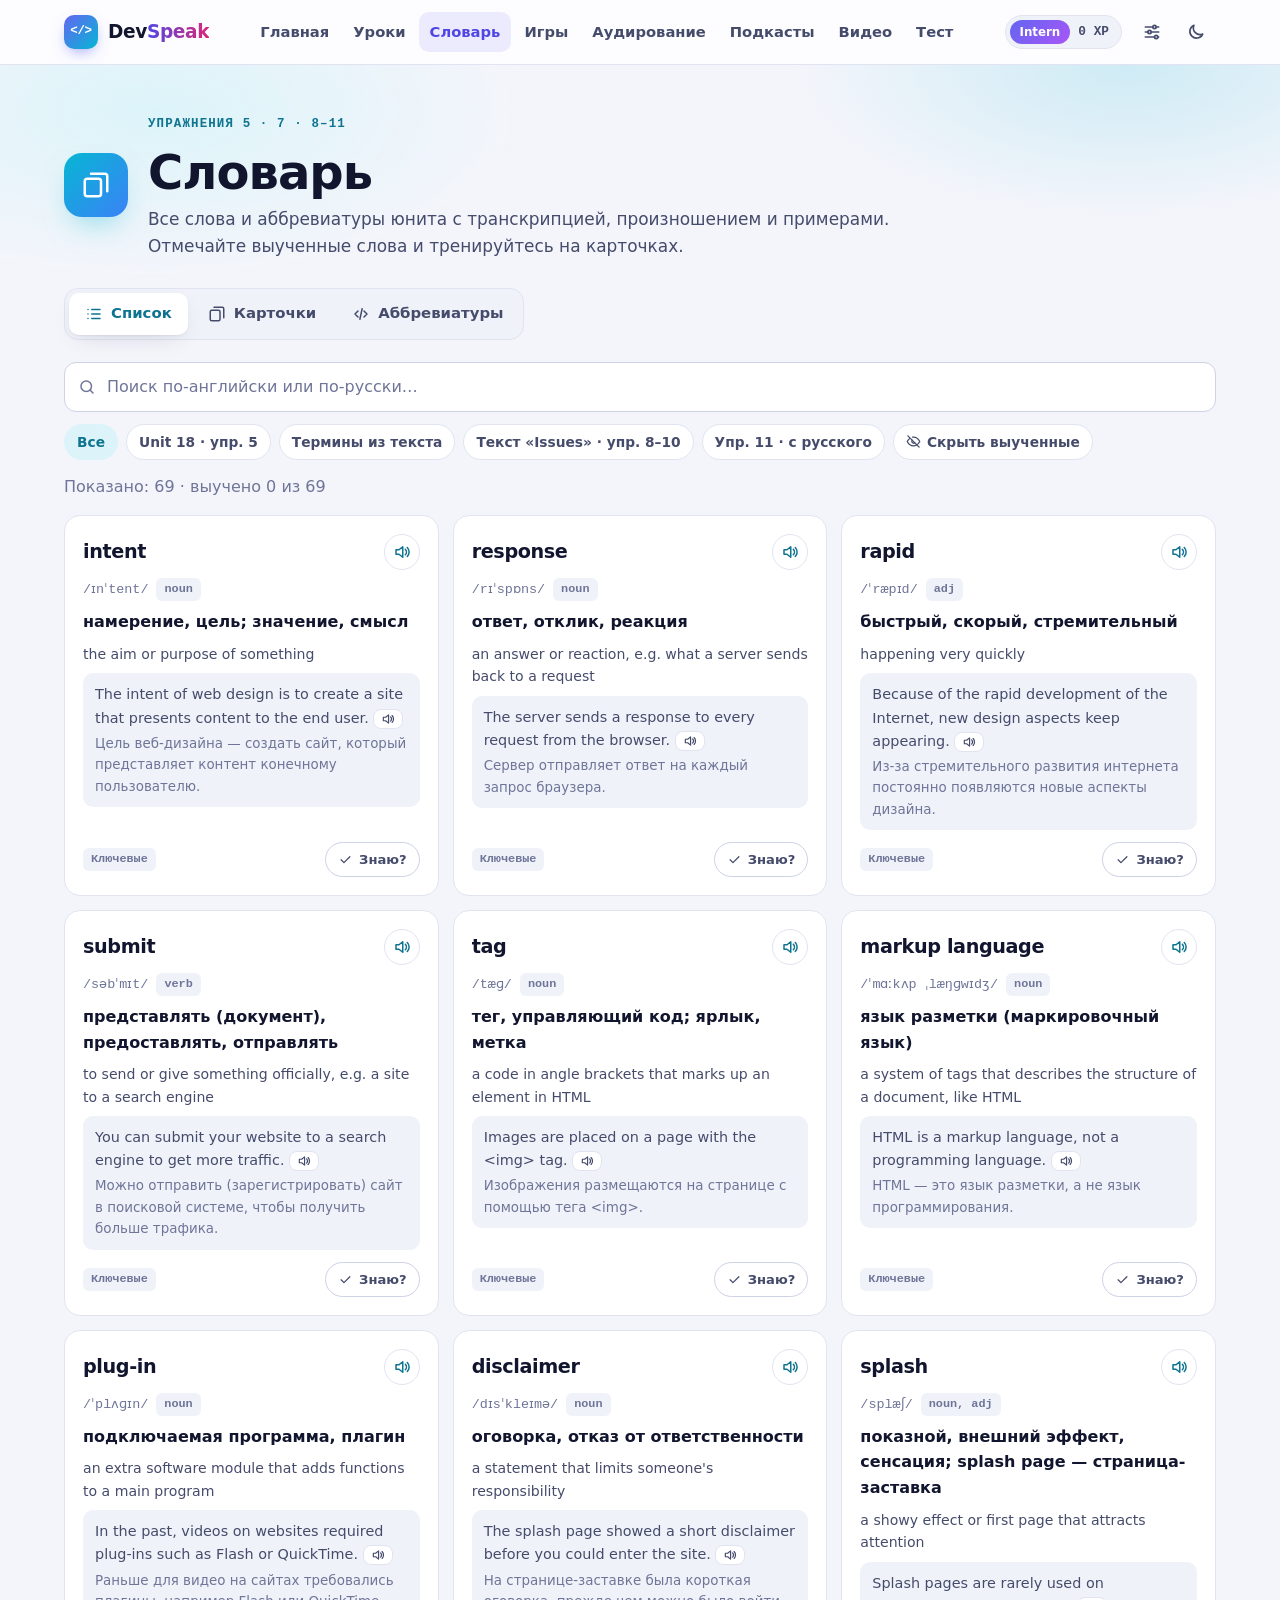
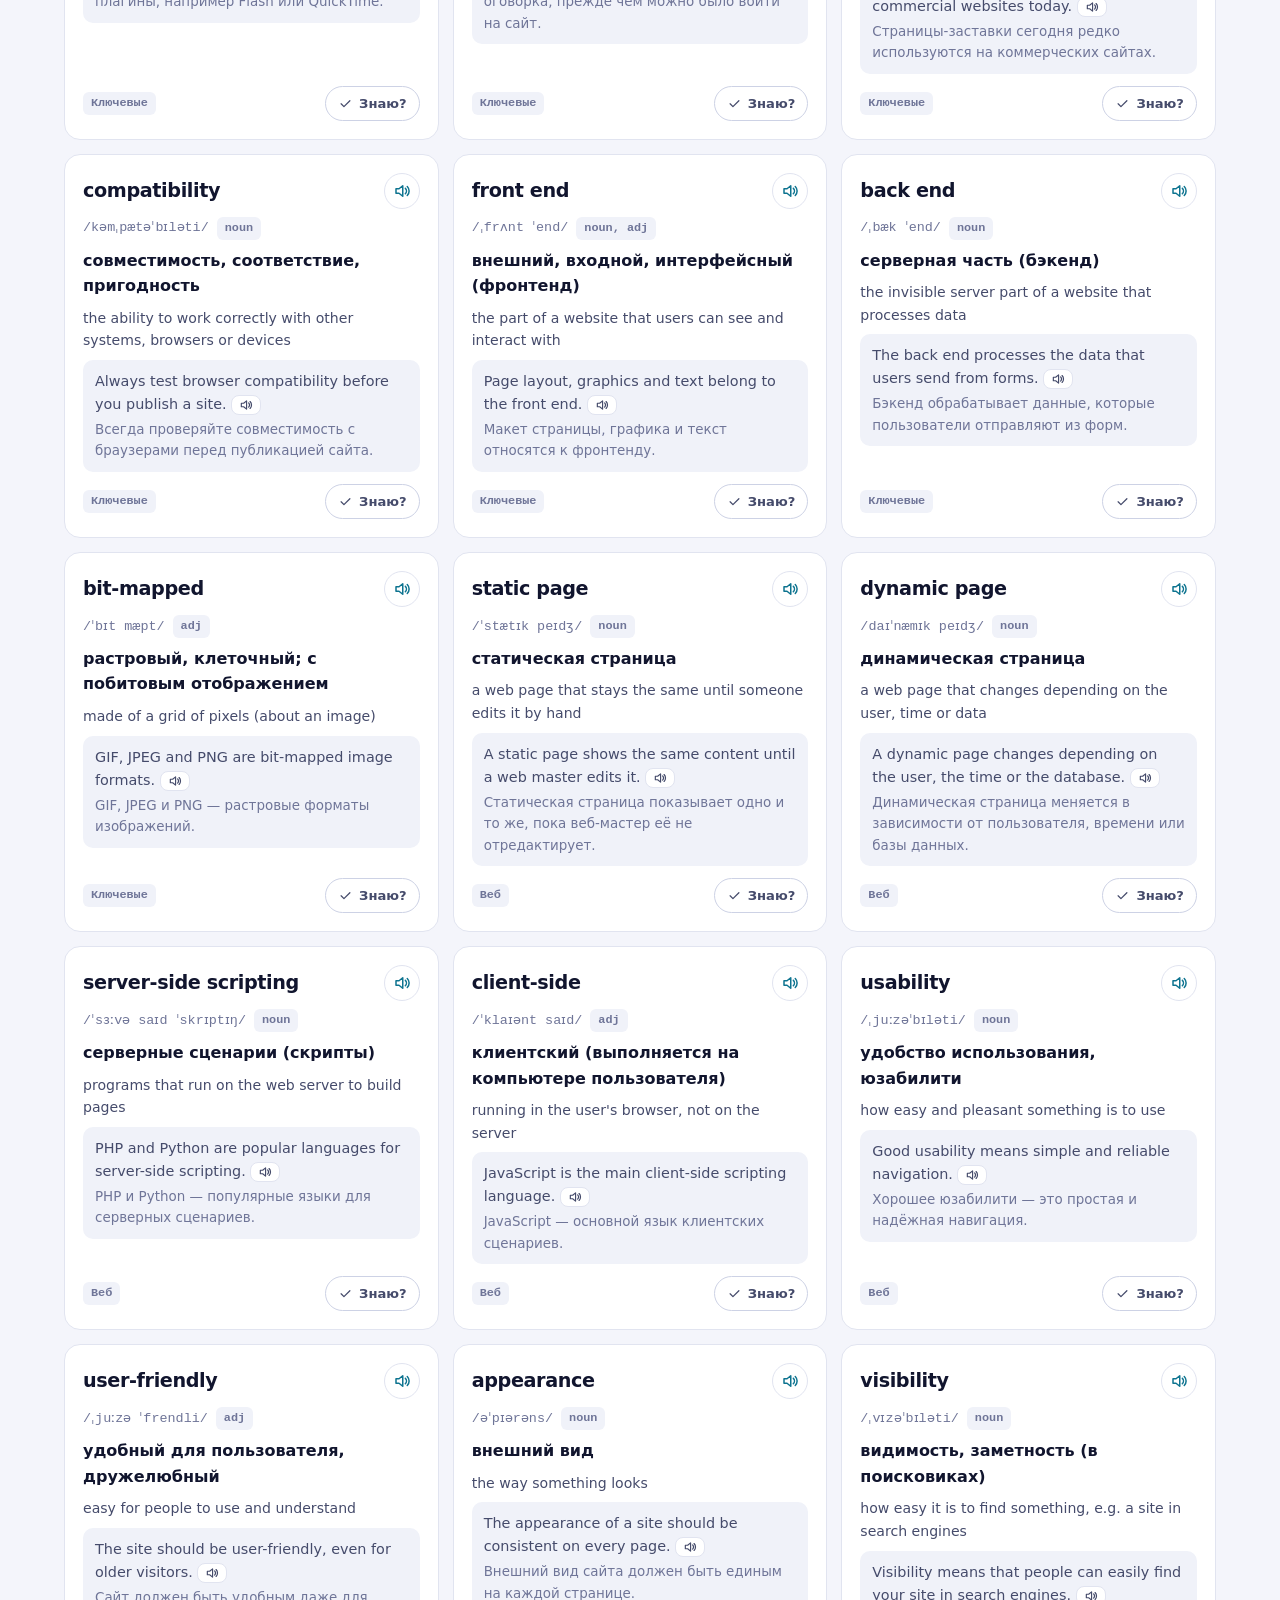
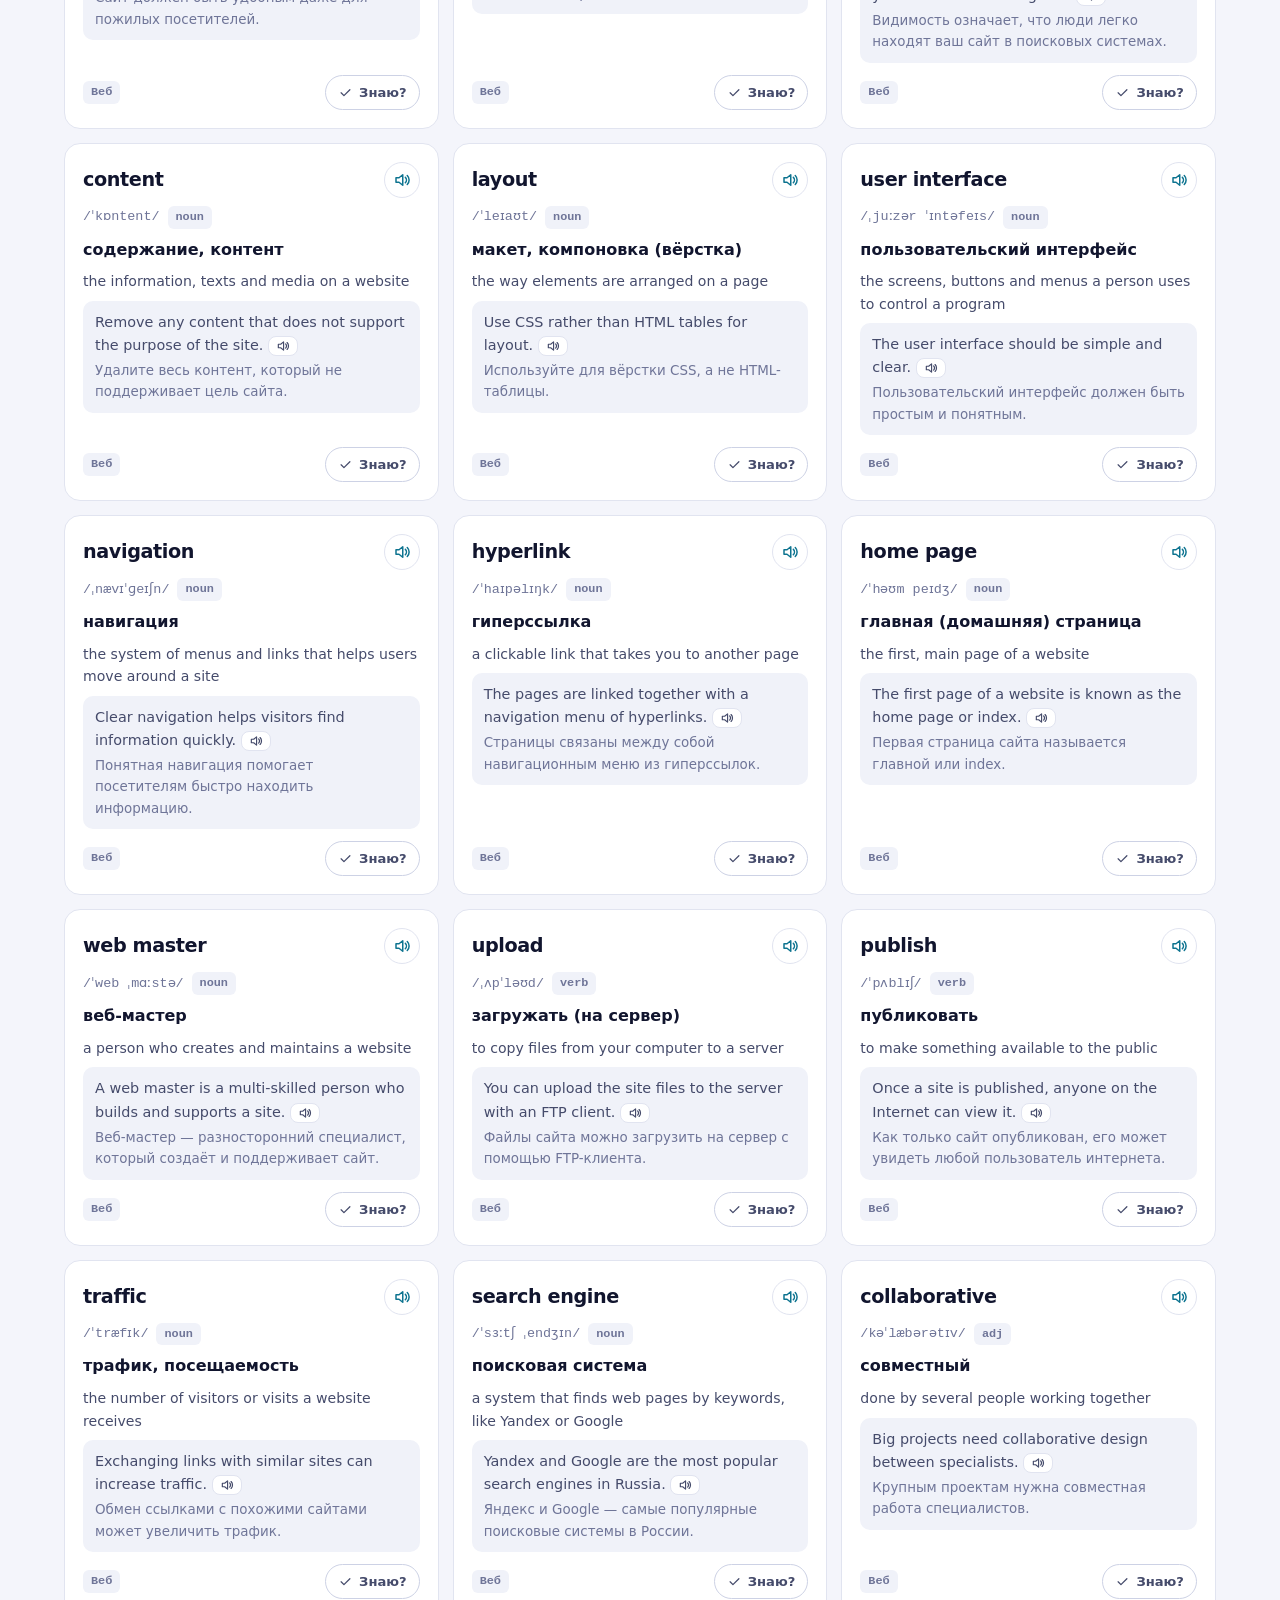
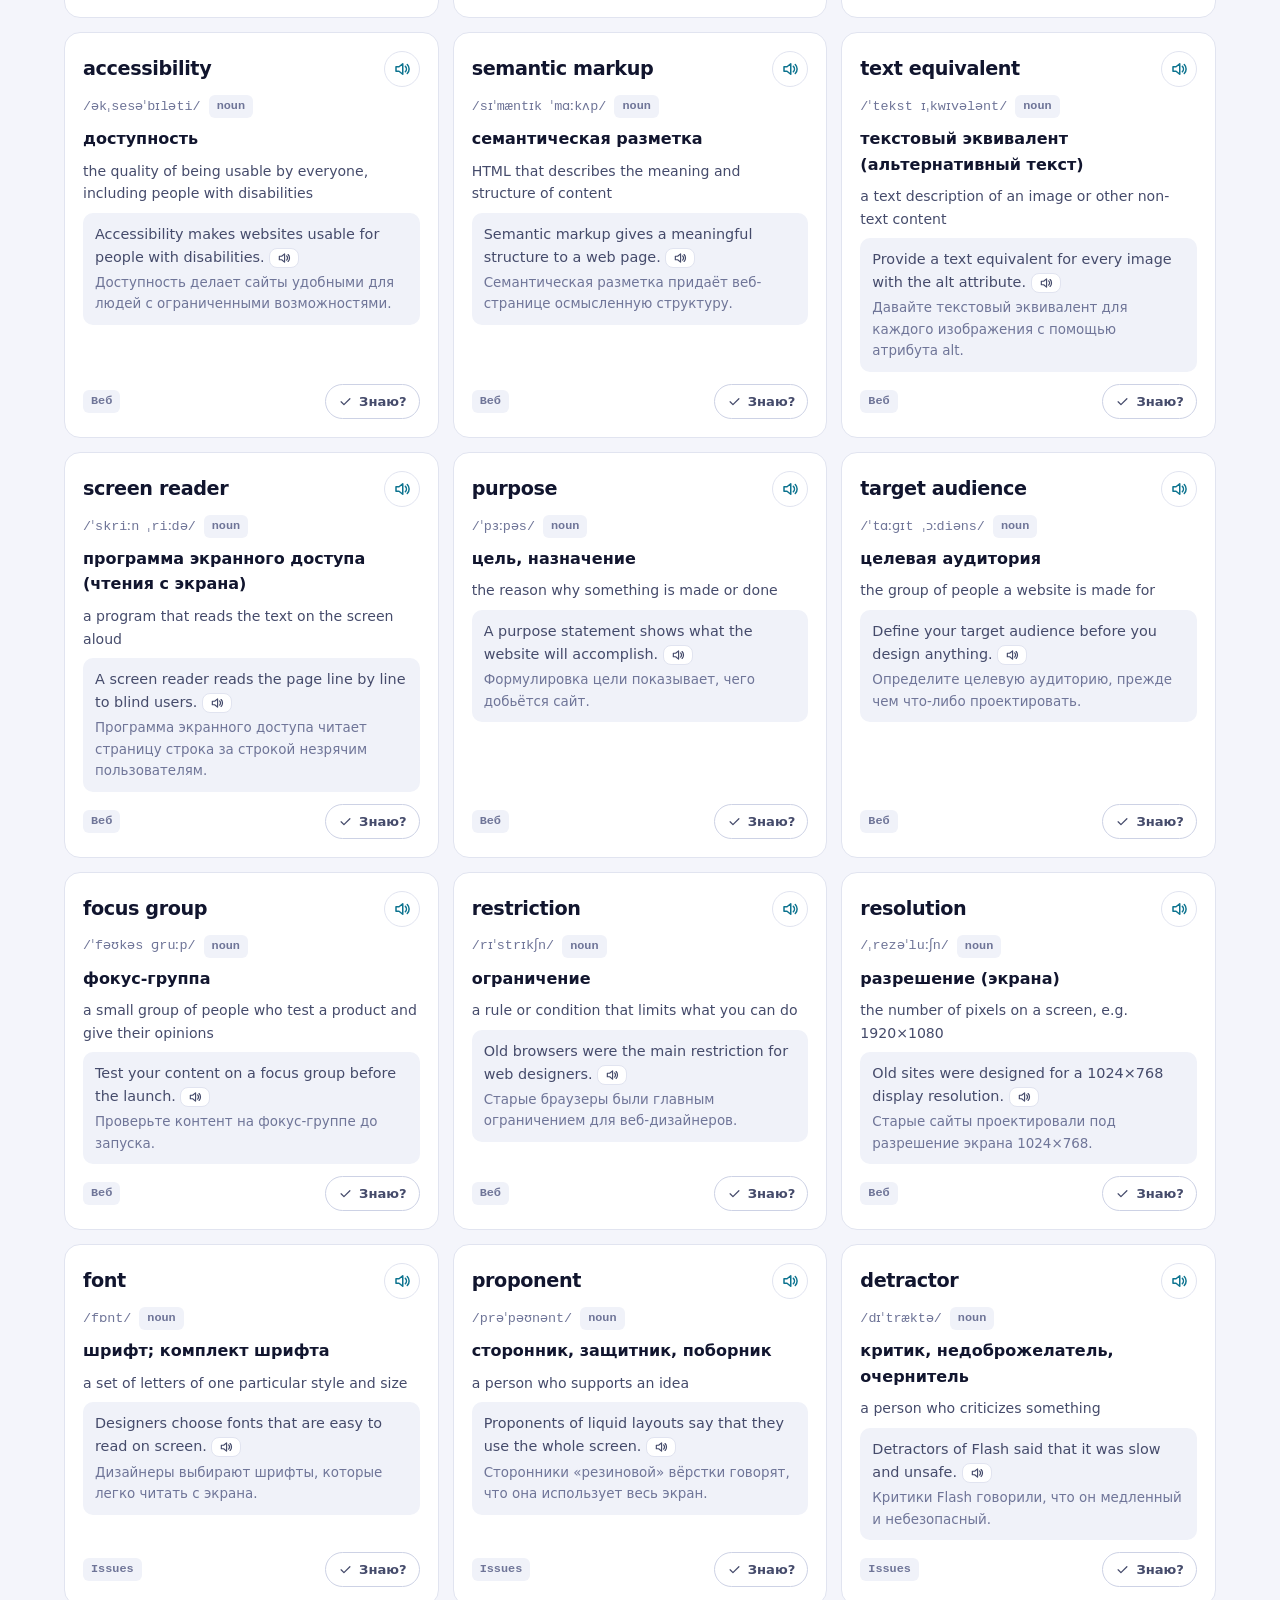
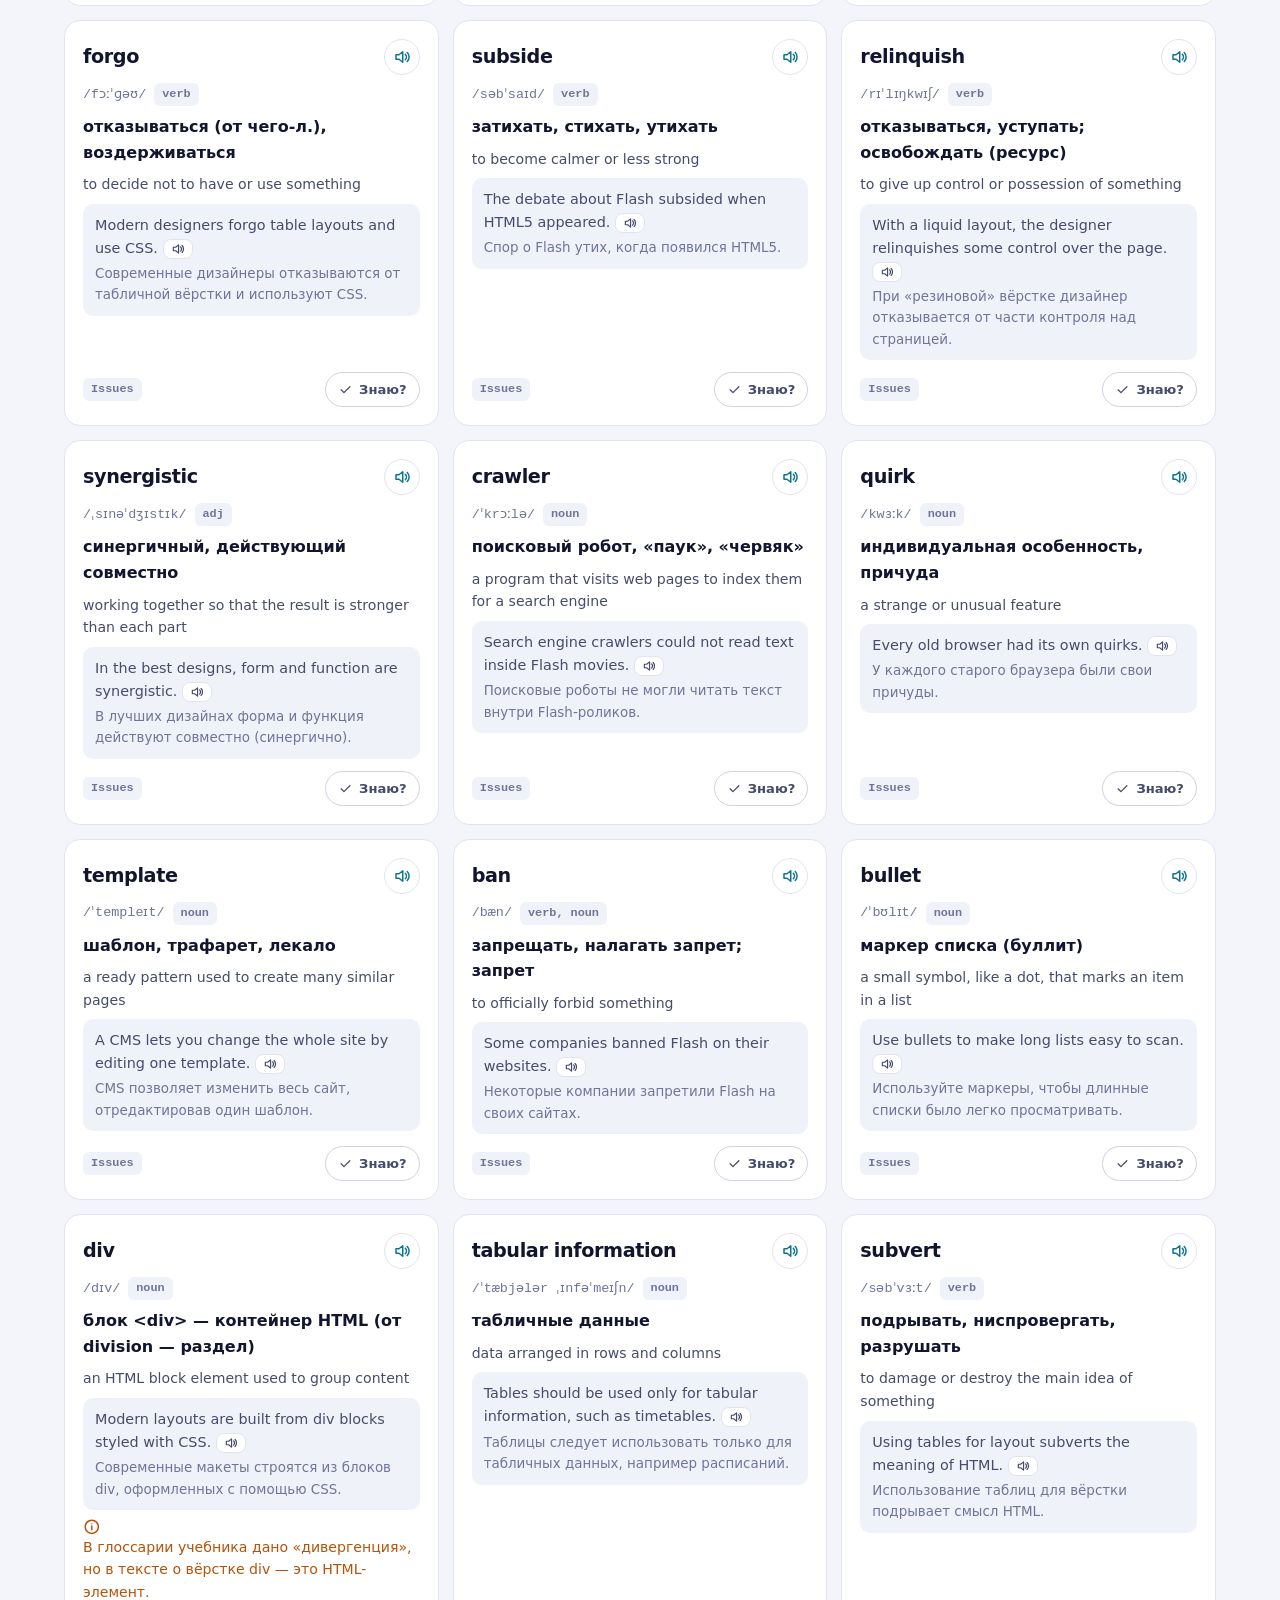
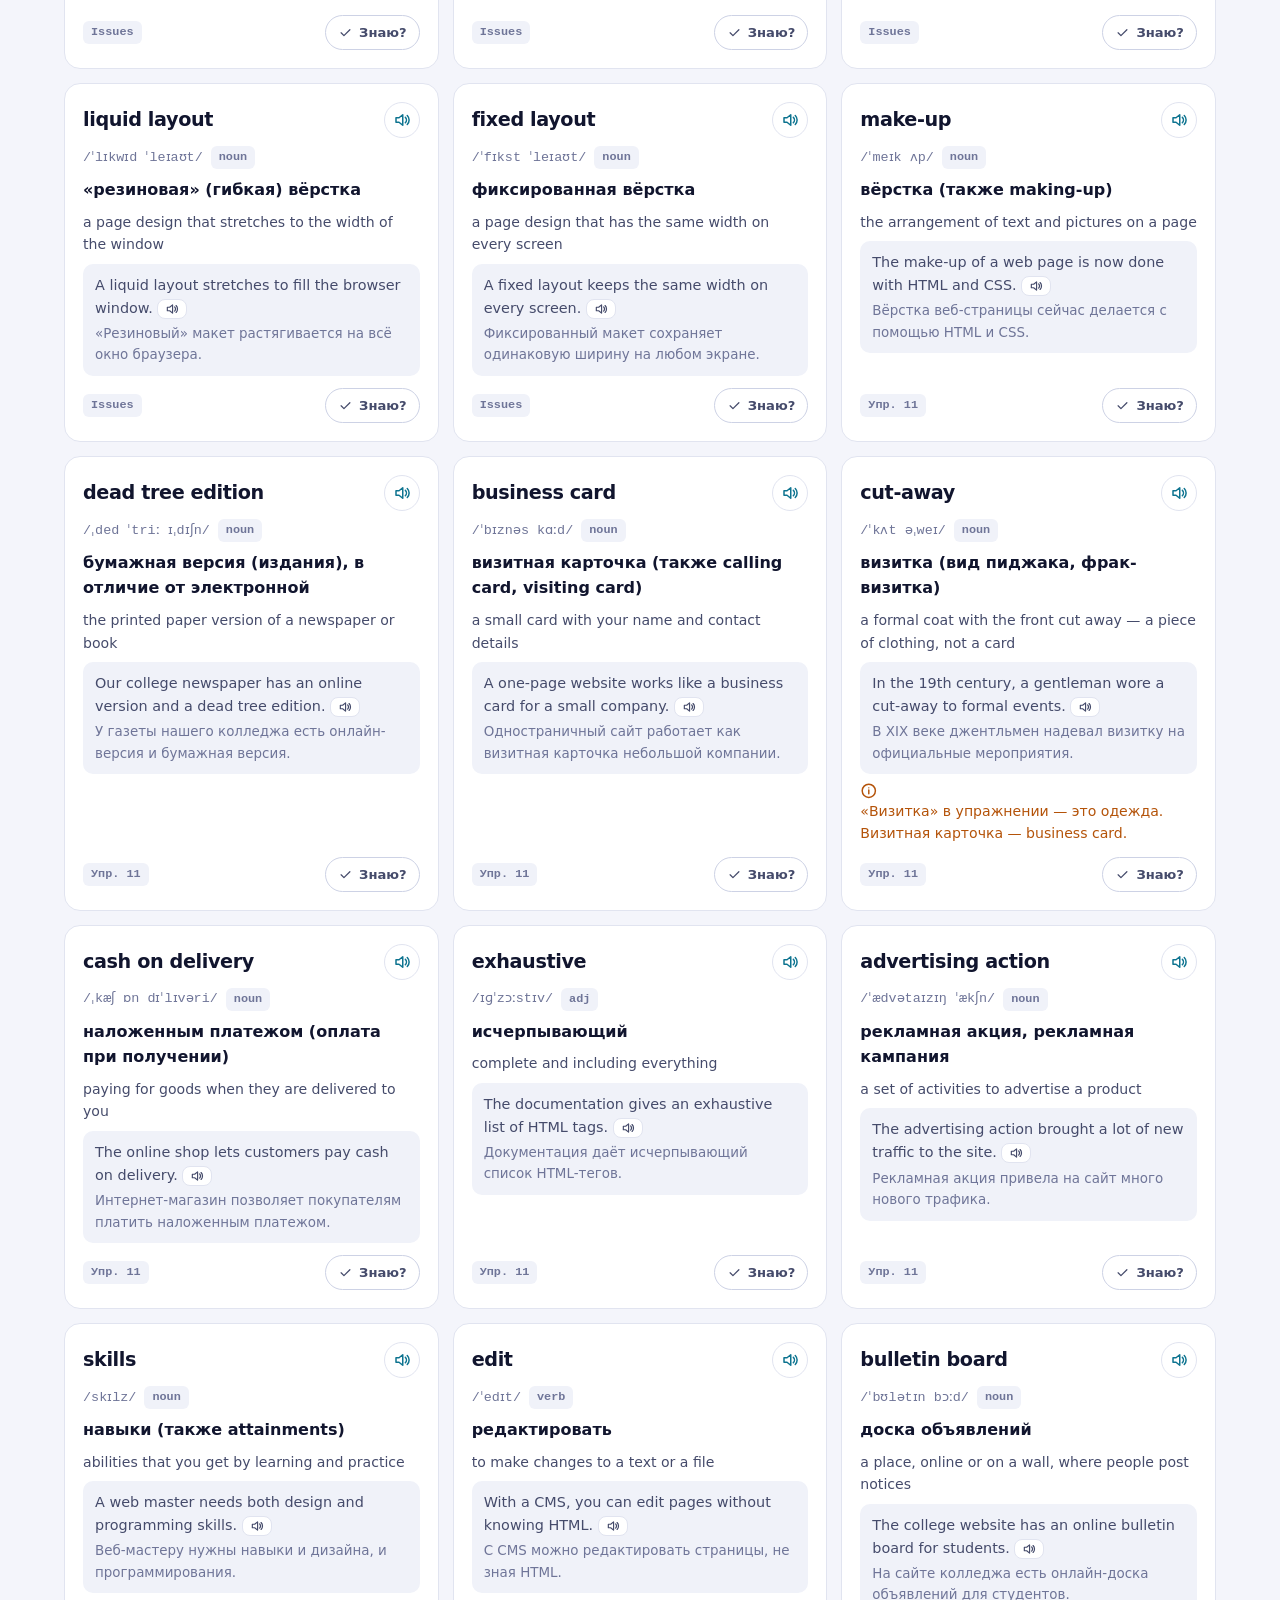
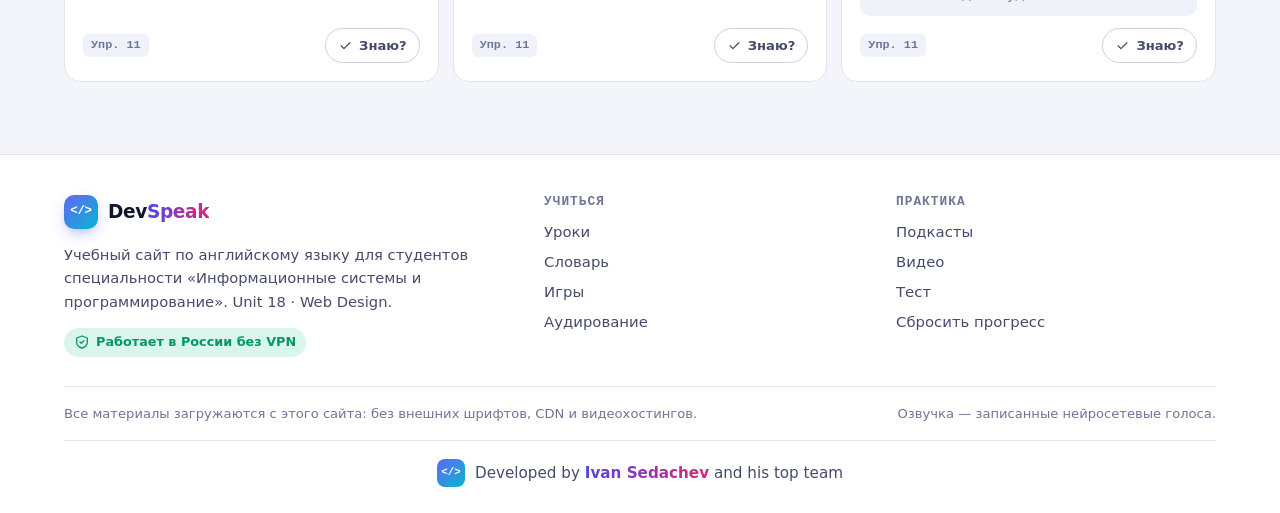
<file: vocabulary.html>
<!doctype html>
<html lang="ru">
<head>
  <meta charset="utf-8">
  <meta name="viewport" content="width=device-width, initial-scale=1">
  <title>Словарь · DevSpeak</title>
  <meta name="description" content="Словарь Unit 18 Web Design: слова с транскрипцией, произношением и примерами, карточки и аббревиатуры.">
  <meta name="theme-color" content="#0891b2">
  <link rel="icon" href="favicon.ico" sizes="32x32">
  <link rel="icon" href="assets/img/favicon.svg" type="image/svg+xml">
  <link rel="apple-touch-icon" href="assets/img/apple-touch-icon.png">
  <link rel="canonical" href="https://devivan1.github.io/learning-english-for-it/vocabulary.html">
  <meta property="og:type" content="website">
  <meta property="og:site_name" content="DevSpeak">
  <meta property="og:locale" content="ru_RU">
  <meta property="og:title" content="Словарь · DevSpeak">
  <meta property="og:description" content="Словарь Unit 18 Web Design: слова с транскрипцией, произношением и примерами, карточки и аббревиатуры.">
  <meta property="og:url" content="https://devivan1.github.io/learning-english-for-it/vocabulary.html">
  <meta property="og:image" content="https://devivan1.github.io/learning-english-for-it/assets/img/og-image.png">
  <meta property="og:image:width" content="1200">
  <meta property="og:image:height" content="630">
  <meta name="twitter:card" content="summary_large_image">
  <link rel="stylesheet" href="assets/css/style.css">
  <script>try{var t=localStorage.getItem('devspeak:theme');if(t)document.documentElement.dataset.theme=t}catch(e){}</script>
</head>
<body data-page="vocabulary" class="ac-cyan">
  <div id="site-header"></div>

  <main id="main">
    <section class="page-hero">
      <div class="container page-hero-inner">
        <div class="page-icon"><i data-icon="cards"></i></div>
        <div>
          <span class="eyebrow">Упражнения 5 · 7 · 8–11</span>
          <h1>Словарь</h1>
          <p class="lead">Все слова и аббревиатуры юнита с транскрипцией, произношением и примерами. Отмечайте выученные слова и тренируйтесь на карточках.</p>
        </div>
      </div>
    </section>

    <section class="container">
      <div class="row" style="margin-bottom:22px">
        <div class="tabs" role="tablist">
          <button class="tab is-active" type="button" data-tab="list" role="tab"><i data-icon="list"></i> Список</button>
          <button class="tab" type="button" data-tab="cards" role="tab"><i data-icon="cards"></i> Карточки</button>
          <button class="tab" type="button" data-tab="abbr" role="tab"><i data-icon="code"></i> Аббревиатуры</button>
        </div>
      </div>
      <div id="view"></div>
    </section>
  </main>

  <div id="site-footer"></div>

  <script src="assets/js/data/vocab.js"></script>
  <script src="assets/js/data/audio.js"></script>
  <script src="assets/js/core.js"></script>
  <script src="assets/js/pages/vocabulary.js"></script>
</body>
</html>
</file>
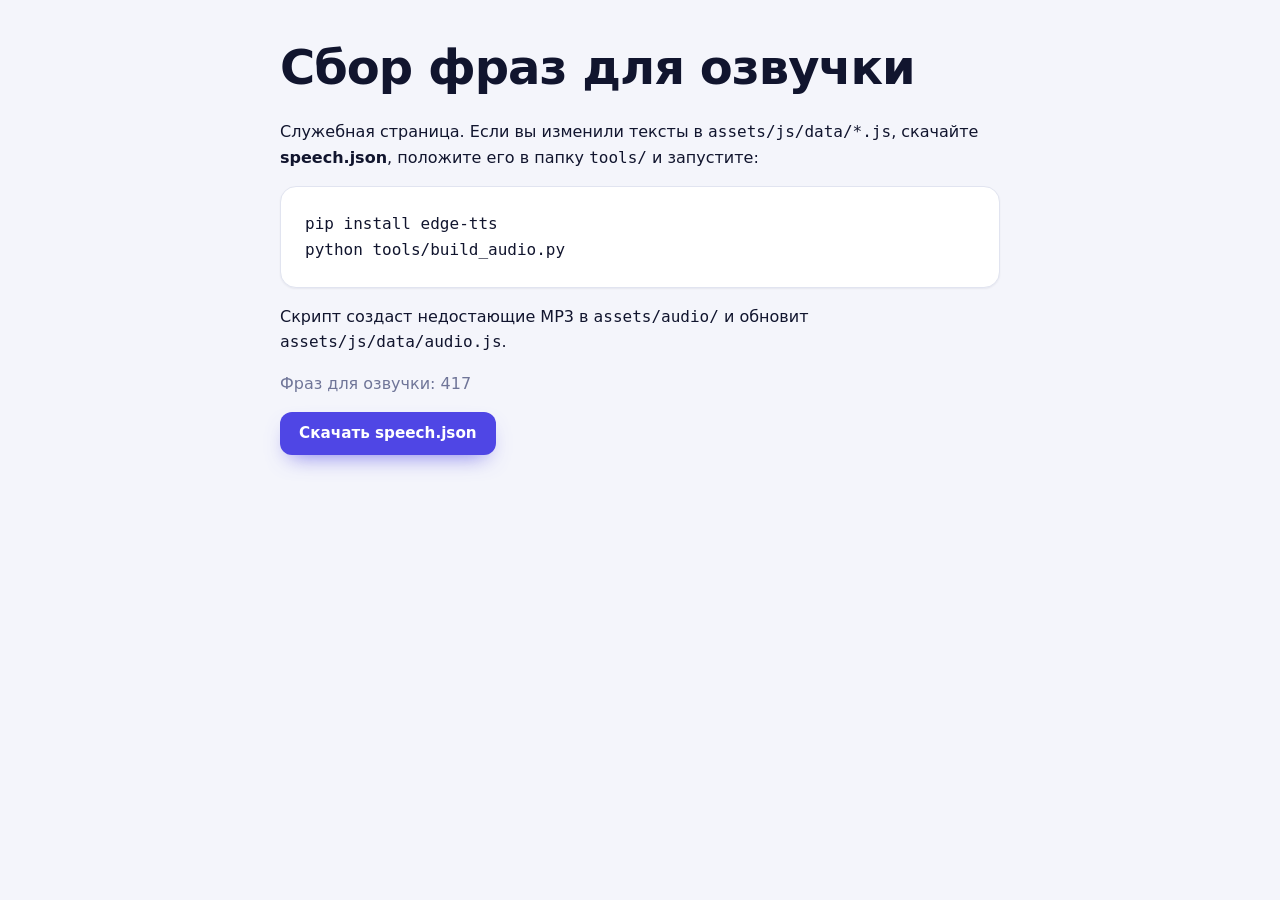
<file: tools/collect.html>
<!doctype html>
<html lang="ru">
<head>
  <meta charset="utf-8">
  <meta name="viewport" content="width=device-width, initial-scale=1">
  <title>Сбор фраз для озвучки</title>
  <link rel="stylesheet" href="../assets/css/style.css">
</head>
<body>
  <main class="container" style="padding:40px 20px;max-width:760px">
    <h1>Сбор фраз для озвучки</h1>
    <p>Служебная страница. Если вы изменили тексты в <code>assets/js/data/*.js</code>, скачайте <b>speech.json</b>, положите его в папку <code>tools/</code> и запустите:</p>
    <pre class="card mono" style="white-space:pre-wrap">pip install edge-tts
python tools/build_audio.py</pre>
    <p>Скрипт создаст недостающие MP3 в <code>assets/audio/</code> и обновит <code>assets/js/data/audio.js</code>.</p>
    <p id="count" class="muted"></p>
    <button class="btn btn-primary" id="dl" type="button">Скачать speech.json</button>
  </main>
  <script src="../assets/js/data/vocab.js"></script>
  <script src="../assets/js/data/lessons.js"></script>
  <script src="../assets/js/data/media.js"></script>
  <script src="../assets/js/data/practice.js"></script>
  <script src="../assets/js/core.js"></script>
  <script src="collect.js"></script>
  <script>
    const items = DS.collectSpeech();
    document.getElementById('count').textContent = 'Фраз для озвучки: ' + items.length;
    document.getElementById('dl').addEventListener('click', () => {
      const blob = new Blob([JSON.stringify(items, null, 1)], { type: 'application/json' });
      const a = document.createElement('a');
      a.href = URL.createObjectURL(blob);
      a.download = 'speech.json';
      a.click();
    });
  </script>
</body>
</html>
</file>
<file: assets/css/style.css>
/* =========================================================
   DevSpeak — English for ISIP students (Unit 18: Web Design)
   Pure CSS. No external fonts, frameworks or CDNs.
   ========================================================= */

/* ---------- Tokens ---------- */
:root {
  --font: "Segoe UI Variable Text", "Segoe UI", system-ui, -apple-system, Roboto, "Helvetica Neue", Arial, sans-serif;
  --font-display: "Segoe UI Variable Display", "Segoe UI", system-ui, -apple-system, Roboto, "Helvetica Neue", Arial, sans-serif;
  --mono: "Cascadia Code", "JetBrains Mono", "Fira Code", Consolas, "SFMono-Regular", Menlo, monospace;
  --radius-sm: 10px;
  --radius: 16px;
  --radius-lg: 22px;
  --container: 1200px;
  --header-h: 64px;

  color-scheme: light;
  --bg: #f4f5fb;
  --surface: #ffffff;
  --surface-2: #f0f2f9;
  --surface-3: #e5e8f3;
  --text: #11152e;
  --text-2: #454b6b;
  --muted: #6f7598;
  --border: #e1e4f0;
  --border-2: #cdd2e5;
  --primary: #4f46e5;
  --primary-strong: #4f46e5;
  --primary-soft: #ecebfd;
  --grid-dot: rgba(17, 21, 46, .11);
  --glass: rgba(255, 255, 255, .78);

  --indigo: #4f46e5;  --indigo-soft: #ecebfd;
  --cyan: #0e7490;    --cyan-soft: #dcf4f9;
  --pink: #be185d;    --pink-soft: #fce8f2;
  --orange: #b45309;  --orange-soft: #fdf0dc;
  --violet: #7c3aed;  --violet-soft: #f1eafe;
  --rose: #e11d48;    --rose-soft: #fde8ec;
  --green: #047857;   --green-soft: #dcf4ea;
  --danger: #dc2626;  --danger-soft: #fde7e7;
  --success: #059669; --success-soft: #daf5ea;

  --shadow-sm: 0 1px 2px rgba(17, 21, 46, .06);
  --shadow: 0 1px 2px rgba(17, 21, 46, .05), 0 8px 24px -8px rgba(17, 21, 46, .14);
  --shadow-lg: 0 2px 6px rgba(17, 21, 46, .05), 0 28px 60px -18px rgba(17, 21, 46, .28);

  --hero-glow-1: rgba(99, 102, 241, .20);
  --hero-glow-2: rgba(6, 182, 212, .16);
  --hero-glow-3: rgba(236, 72, 153, .12);
  --brand-grad: linear-gradient(90deg, #4f46e5, #db2777);

  /* code surfaces are always dark */
  --code-bg: #0e1124;
  --code-bar: #161a33;
  --code-text: #e2e6f5;
  --code-muted: #6c7396;
  --tk-tag: #7dd3fc;
  --tk-attr: #c4b5fd;
  --tk-str: #86efac;
  --tk-com: #6c7396;
  --tk-kw: #f9a8d4;
  --tk-var: #fcd34d;
  --tk-num: #fdba74;
  --tk-prop: #67e8f9;
}

@media (prefers-color-scheme: dark) {
  :root:not([data-theme="light"]) {
    color-scheme: dark;
    --bg: #090c1a;
    --surface: #11152a;
    --surface-2: #171c35;
    --surface-3: #212747;
    --text: #eceefb;
    --text-2: #b3b9d8;
    --muted: #8087ab;
    --border: #232948;
    --border-2: #333a63;
    --primary: #a5a0ff;
    --primary-strong: #5b52f0;
    --primary-soft: rgba(129, 120, 255, .16);
    --grid-dot: rgba(255, 255, 255, .07);
    --glass: rgba(9, 12, 26, .78);
    --indigo: #a5a0ff;  --indigo-soft: rgba(129, 120, 255, .16);
    --cyan: #5ee0f5;    --cyan-soft: rgba(34, 211, 238, .13);
    --pink: #f78cc4;    --pink-soft: rgba(244, 114, 182, .14);
    --orange: #fbbf5c;  --orange-soft: rgba(251, 191, 36, .13);
    --violet: #c4a8ff;  --violet-soft: rgba(167, 139, 250, .15);
    --rose: #fb7f96;    --rose-soft: rgba(251, 113, 133, .14);
    --green: #4ade9c;   --green-soft: rgba(52, 211, 153, .13);
    --danger: #f87171;  --danger-soft: rgba(248, 113, 113, .15);
    --success: #34d399; --success-soft: rgba(52, 211, 153, .15);
    --shadow-sm: 0 1px 2px rgba(0, 0, 0, .4);
    --shadow: 0 1px 2px rgba(0, 0, 0, .3), 0 10px 30px -10px rgba(0, 0, 0, .6);
    --shadow-lg: 0 30px 60px -20px rgba(0, 0, 0, .75);
    --hero-glow-1: rgba(99, 102, 241, .30);
    --hero-glow-2: rgba(6, 182, 212, .16);
    --hero-glow-3: rgba(236, 72, 153, .15);
    --brand-grad: linear-gradient(90deg, #a5a0ff, #f78cc4);
  }
}

:root[data-theme="dark"] {
  color-scheme: dark;
  --bg: #090c1a;
  --surface: #11152a;
  --surface-2: #171c35;
  --surface-3: #212747;
  --text: #eceefb;
  --text-2: #b3b9d8;
  --muted: #8087ab;
  --border: #232948;
  --border-2: #333a63;
  --primary: #a5a0ff;
  --primary-strong: #5b52f0;
  --primary-soft: rgba(129, 120, 255, .16);
  --grid-dot: rgba(255, 255, 255, .07);
  --glass: rgba(9, 12, 26, .78);
  --indigo: #a5a0ff;  --indigo-soft: rgba(129, 120, 255, .16);
  --cyan: #5ee0f5;    --cyan-soft: rgba(34, 211, 238, .13);
  --pink: #f78cc4;    --pink-soft: rgba(244, 114, 182, .14);
  --orange: #fbbf5c;  --orange-soft: rgba(251, 191, 36, .13);
  --violet: #c4a8ff;  --violet-soft: rgba(167, 139, 250, .15);
  --rose: #fb7f96;    --rose-soft: rgba(251, 113, 133, .14);
  --green: #4ade9c;   --green-soft: rgba(52, 211, 153, .13);
  --danger: #f87171;  --danger-soft: rgba(248, 113, 113, .15);
  --success: #34d399; --success-soft: rgba(52, 211, 153, .15);
  --shadow-sm: 0 1px 2px rgba(0, 0, 0, .4);
  --shadow: 0 1px 2px rgba(0, 0, 0, .3), 0 10px 30px -10px rgba(0, 0, 0, .6);
  --shadow-lg: 0 30px 60px -20px rgba(0, 0, 0, .75);
  --hero-glow-1: rgba(99, 102, 241, .30);
  --hero-glow-2: rgba(6, 182, 212, .16);
  --hero-glow-3: rgba(236, 72, 153, .15);
  --brand-grad: linear-gradient(90deg, #a5a0ff, #f78cc4);
}

/* Module accents */
.ac-indigo { --accent: var(--indigo); --accent-soft: var(--indigo-soft); --accent-grad: linear-gradient(135deg, #6366f1, #8b5cf6); --accent-shadow: rgba(99, 102, 241, .55); }
.ac-cyan   { --accent: var(--cyan);   --accent-soft: var(--cyan-soft);   --accent-grad: linear-gradient(135deg, #06b6d4, #3b82f6); --accent-shadow: rgba(6, 182, 212, .5); }
.ac-pink   { --accent: var(--pink);   --accent-soft: var(--pink-soft);   --accent-grad: linear-gradient(135deg, #ec4899, #f43f5e); --accent-shadow: rgba(236, 72, 153, .5); }
.ac-orange { --accent: var(--orange); --accent-soft: var(--orange-soft); --accent-grad: linear-gradient(135deg, #f59e0b, #f97316); --accent-shadow: rgba(245, 158, 11, .5); }
.ac-violet { --accent: var(--violet); --accent-soft: var(--violet-soft); --accent-grad: linear-gradient(135deg, #8b5cf6, #d946ef); --accent-shadow: rgba(139, 92, 246, .5); }
.ac-rose   { --accent: var(--rose);   --accent-soft: var(--rose-soft);   --accent-grad: linear-gradient(135deg, #f43f5e, #fb923c); --accent-shadow: rgba(244, 63, 94, .5); }
.ac-green  { --accent: var(--green);  --accent-soft: var(--green-soft);  --accent-grad: linear-gradient(135deg, #10b981, #06b6d4); --accent-shadow: rgba(16, 185, 129, .5); }

/* ---------- Base ---------- */
*, *::before, *::after { box-sizing: border-box; }
html { -webkit-text-size-adjust: 100%; scroll-padding-top: calc(var(--header-h) + 16px); }
body {
  margin: 0;
  min-height: 100vh;
  display: flex;
  flex-direction: column;
  font-family: var(--font);
  font-size: 16px;
  line-height: 1.6;
  color: var(--text);
  background: var(--bg);
  -webkit-font-smoothing: antialiased;
  overflow-x: hidden;
}
main { flex: 1; }
img, svg { display: block; max-width: 100%; }
a { color: inherit; text-decoration: none; }
button, input, select, textarea { font: inherit; color: inherit; }
button { cursor: pointer; }
h1, h2, h3, h4 { font-family: var(--font-display); line-height: 1.15; letter-spacing: -0.02em; margin: 0 0 .5em; color: var(--text); }
h1 { font-size: clamp(2rem, 4.2vw, 3rem); font-weight: 800; }
h2 { font-size: clamp(1.5rem, 2.6vw, 2.05rem); font-weight: 750; }
h3 { font-size: 1.18rem; font-weight: 700; }
p { margin: 0 0 1em; }
::selection { background: rgba(99, 102, 241, .25); }
:focus-visible { outline: 3px solid var(--primary); outline-offset: 2px; }
[hidden] { display: none !important; }
.container { width: 100%; max-width: var(--container); margin: 0 auto; padding: 0 24px; }
@media (max-width: 600px) { .container { padding: 0 16px; } }
.sr-only { position: absolute; width: 1px; height: 1px; padding: 0; margin: -1px; overflow: hidden; clip: rect(0 0 0 0); white-space: nowrap; border: 0; }
.muted { color: var(--muted); }
.mono { font-family: var(--mono); }
.mono, .cw-body, .sc-codewin pre, code, pre { font-variant-ligatures: none; font-feature-settings: "calt" 0, "liga" 0; }
.i { width: 1.25em; height: 1.25em; fill: none; stroke: currentColor; stroke-width: 2; stroke-linecap: round; stroke-linejoin: round; flex: none; }
.stack { display: flex; flex-direction: column; gap: 16px; }
.row { display: flex; align-items: center; gap: 12px; flex-wrap: wrap; }
.spacer { flex: 1; }
.center { text-align: center; }

/* ---------- Header ---------- */
.site-header {
  position: sticky; top: 0; z-index: 50;
  background: var(--glass);
  backdrop-filter: saturate(170%) blur(14px);
  -webkit-backdrop-filter: saturate(170%) blur(14px);
  border-bottom: 1px solid var(--border);
}
.header-inner { height: var(--header-h); display: flex; align-items: center; gap: 16px; }
.brand { display: inline-flex; align-items: center; gap: 10px; font-family: var(--font-display); font-weight: 800; font-size: 1.16rem; letter-spacing: -0.02em; flex: none; }
.brand-mark {
  width: 34px; height: 34px; border-radius: 10px; display: grid; place-items: center;
  background: linear-gradient(135deg, #6366f1, #06b6d4); color: #fff;
  font-family: var(--mono); font-size: .78rem; font-weight: 700;
  box-shadow: 0 6px 16px -6px rgba(99, 102, 241, .8);
}
.brand-name b { background: var(--brand-grad); -webkit-background-clip: text; background-clip: text; color: transparent; }
.nav { flex: 1; display: flex; align-items: center; justify-content: center; gap: 2px; }
.nav a {
  display: inline-flex; align-items: center; gap: 10px;
  padding: 8px 11px; border-radius: 10px;
  font-size: .92rem; font-weight: 600; color: var(--text-2); white-space: nowrap;
  transition: background .15s, color .15s;
}
.nav a .i { display: none; width: 20px; height: 20px; }
.nav a:hover { background: var(--surface-2); color: var(--text); }
.nav a.is-active { color: var(--primary); background: var(--primary-soft); }
.header-actions { position: relative; display: flex; align-items: center; gap: 4px; flex: none; }
.icon-btn {
  width: 40px; height: 40px; display: inline-grid; place-items: center; border-radius: 11px;
  border: 1px solid transparent; background: transparent; color: var(--text-2); transition: .15s;
}
.icon-btn:hover { background: var(--surface-2); color: var(--text); }
.icon-btn .i { width: 20px; height: 20px; }
.icon-btn.sm { width: 32px; height: 32px; border-radius: 9px; }
.icon-btn.sm .i { width: 17px; height: 17px; }
.menu-btn { display: none; }
.xp-chip {
  display: inline-flex; align-items: center; gap: 8px; padding: 4px 12px 4px 4px; margin-right: 6px;
  border-radius: 999px; background: var(--surface-2); border: 1px solid var(--border);
  font-size: .8rem; font-weight: 650; white-space: nowrap;
}
.xp-lvl { padding: 3px 10px; border-radius: 999px; background: linear-gradient(135deg, #6366f1, #a855f7); color: #fff; font-size: .74rem; }
.xp-num { font-family: var(--mono); color: var(--text-2); }
@media (max-width: 1080px) {
  .menu-btn { display: inline-grid; }
  .nav {
    position: absolute; top: var(--header-h); left: 0; right: 0;
    display: none; flex-direction: column; align-items: stretch; gap: 2px;
    padding: 10px 16px 18px; background: var(--surface);
    border-bottom: 1px solid var(--border); box-shadow: var(--shadow-lg);
    max-height: calc(100vh - var(--header-h)); overflow-y: auto;
  }
  .site-header.nav-open .nav { display: flex; }
  .nav a { padding: 12px 14px; font-size: 1rem; }
  .nav a .i { display: block; }
  .header-actions { margin-left: auto; }
}
@media (max-width: 480px) {
  .xp-num { display: none; }
  .xp-chip { padding-right: 4px; margin-right: 0; }
  .brand-name { display: none; }
}

/* Popover (voice settings) */
.popover {
  position: absolute; top: calc(100% + 12px); right: 0; z-index: 60;
  width: min(340px, calc(100vw - 32px));
  background: var(--surface); border: 1px solid var(--border); border-radius: 16px;
  box-shadow: var(--shadow-lg); padding: 16px;
}
.pop-head { display: flex; align-items: center; justify-content: space-between; margin-bottom: 12px; }
.pop-head strong { font-size: 1rem; }
.field { display: flex; flex-direction: column; gap: 6px; margin-bottom: 14px; font-size: .88rem; color: var(--text-2); font-weight: 600; }
.pop-note { font-size: .82rem; color: var(--text-2); margin: 12px 0 0; line-height: 1.5; }
.pop-note.warn { padding: 10px 12px; border-radius: 10px; background: var(--orange-soft); color: var(--text); }
input[type="range"] { width: 100%; accent-color: var(--primary-strong); }

/* ---------- Footer ---------- */
.site-footer { margin-top: 72px; border-top: 1px solid var(--border); background: var(--surface); }
.footer-inner { display: grid; grid-template-columns: 1.4fr 1fr 1fr; gap: 32px; padding: 40px 0 28px; }
.footer-inner p { color: var(--text-2); font-size: .92rem; }
.footer-inner h4 { font-size: .8rem; text-transform: uppercase; letter-spacing: .08em; color: var(--muted); margin-bottom: 12px; font-family: var(--mono); }
.footer-links { list-style: none; margin: 0; padding: 0; display: grid; gap: 6px; font-size: .93rem; color: var(--text-2); }
.footer-links a:hover { color: var(--primary); }
.footer-bottom { border-top: 1px solid var(--border); padding: 16px 0; font-size: .82rem; color: var(--muted); display: flex; justify-content: space-between; gap: 12px; flex-wrap: wrap; }
.footer-credit { display: flex; align-items: center; justify-content: center; gap: 10px; padding: 18px 0 28px; border-top: 1px solid var(--border); font-size: .95rem; color: var(--text-2); text-align: center; }
.footer-credit b { background: var(--brand-grad); -webkit-background-clip: text; background-clip: text; color: transparent; font-weight: 800; }
.credit-mark { flex: none; width: 28px; height: 28px; border-radius: 8px; display: grid; place-items: center; background: linear-gradient(135deg, #6366f1, #06b6d4); color: #fff; font-family: var(--mono); font-size: .68rem; font-weight: 700; }
.no-vpn { display: inline-flex; align-items: center; gap: 6px; padding: 4px 10px; border-radius: 999px; background: var(--success-soft); color: var(--success); font-weight: 650; font-size: .8rem; }
@media (max-width: 800px) { .footer-inner { grid-template-columns: 1fr; gap: 20px; } }

/* ---------- Buttons ---------- */
.btn {
  --b-bg: var(--surface); --b-fg: var(--text); --b-bd: var(--border-2);
  display: inline-flex; align-items: center; justify-content: center; gap: 8px;
  padding: 11px 18px; border-radius: 12px; border: 1px solid var(--b-bd);
  background: var(--b-bg); color: var(--b-fg);
  font-weight: 650; font-size: .95rem; line-height: 1.2; white-space: nowrap; user-select: none;
  transition: transform .12s ease, box-shadow .15s, background .15s, border-color .15s, filter .15s;
}
.btn:hover { border-color: var(--muted); }
.btn:active { transform: translateY(1px) scale(.985); }
.btn .i { width: 18px; height: 18px; }
.btn-primary { --b-bg: var(--primary-strong); --b-fg: #fff; --b-bd: transparent; box-shadow: 0 10px 22px -10px rgba(79, 70, 229, .75); }
.btn-primary:hover { filter: brightness(1.1); border-color: transparent; }
.btn-grad { --b-fg: #fff; --b-bd: transparent; background: var(--accent-grad, linear-gradient(135deg, #6366f1, #8b5cf6)); box-shadow: 0 10px 22px -10px var(--accent-shadow, rgba(99, 102, 241, .6)); }
.btn-grad:hover { filter: brightness(1.08); border-color: transparent; }
.btn-soft { --b-bg: var(--accent-soft, var(--primary-soft)); --b-fg: var(--accent, var(--primary)); --b-bd: transparent; }
.btn-soft:hover { border-color: transparent; filter: brightness(.97); }
.btn-ghost { --b-bg: transparent; }
.btn-ok { --b-bg: var(--success-soft); --b-fg: var(--success); --b-bd: transparent; }
.btn-bad { --b-bg: var(--danger-soft); --b-fg: var(--danger); --b-bd: transparent; }
.btn-ok:hover, .btn-bad:hover { border-color: transparent; filter: brightness(.97); }
.btn-sm { padding: 7px 12px; font-size: .85rem; border-radius: 10px; }
.btn-sm .i { width: 16px; height: 16px; }
.btn-lg { padding: 14px 24px; font-size: 1.04rem; border-radius: 14px; }
.btn-block { width: 100%; }
.btn:disabled, .btn.is-disabled { opacity: .5; pointer-events: none; }

.say-btn {
  width: 36px; height: 36px; border-radius: 50%; display: inline-grid; place-items: center; flex: none;
  border: 1px solid var(--border); background: var(--surface); color: var(--accent, var(--primary)); transition: .15s;
}
.say-btn:hover { background: var(--accent-soft, var(--primary-soft)); border-color: transparent; }
.say-btn .i { width: 18px; height: 18px; }
.say-btn.sm { width: 30px; height: 30px; }
.say-btn.sm .i { width: 15px; height: 15px; }
.is-speaking { animation: speak-pulse 1.1s ease-in-out infinite; background: var(--accent-soft, var(--primary-soft)) !important; }
@keyframes speak-pulse {
  0%, 100% { box-shadow: 0 0 0 0 rgba(99, 102, 241, .45); }
  50% { box-shadow: 0 0 0 7px rgba(99, 102, 241, 0); }
}

/* ---------- Form controls ---------- */
.input {
  width: 100%; padding: 11px 14px; border-radius: 12px; border: 1px solid var(--border-2);
  background: var(--surface); color: var(--text); transition: border-color .15s, box-shadow .15s;
}
.input::placeholder { color: var(--muted); }
.input:focus { outline: none; border-color: var(--primary); box-shadow: 0 0 0 4px var(--primary-soft); }
select.input { cursor: pointer; }
textarea.input { resize: vertical; min-height: 90px; line-height: 1.5; }
.search { position: relative; }
.search .i { position: absolute; left: 14px; top: 50%; transform: translateY(-50%); color: var(--muted); width: 18px; height: 18px; }
.search .input { padding-left: 42px; }

/* ---------- Cards, chips, tabs, bars ---------- */
.card { background: var(--surface); border: 1px solid var(--border); border-radius: var(--radius); padding: 24px; box-shadow: var(--shadow-sm); }
.card-lg { border-radius: var(--radius-lg); padding: 28px; }
@media (max-width: 600px) { .card, .card-lg { padding: 18px; } }
.chip {
  display: inline-flex; align-items: center; gap: 6px; padding: 6px 12px; border-radius: 999px;
  background: var(--surface); border: 1px solid var(--border); color: var(--text-2);
  font-size: .86rem; font-weight: 600; transition: .15s; white-space: nowrap;
}
button.chip:hover { border-color: var(--border-2); color: var(--text); }
.chip.is-active { background: var(--accent-soft, var(--primary-soft)); color: var(--accent, var(--primary)); border-color: transparent; }
.chip .i { width: 15px; height: 15px; }
.chips { display: flex; flex-wrap: wrap; gap: 8px; }
.tag-pill { display: inline-flex; align-items: center; gap: 4px; padding: 2px 8px; border-radius: 6px; background: var(--surface-2); color: var(--muted); font-size: .74rem; font-weight: 650; font-family: var(--mono); }
.badge { display: inline-flex; align-items: center; gap: 6px; padding: 4px 10px; border-radius: 999px; font-size: .78rem; font-weight: 700; background: var(--accent-soft, var(--primary-soft)); color: var(--accent, var(--primary)); }
.badge.ok { background: var(--success-soft); color: var(--success); }
.badge .i { width: 14px; height: 14px; }

.tabs { display: inline-flex; gap: 4px; padding: 4px; border-radius: 14px; background: var(--surface-2); border: 1px solid var(--border); flex-wrap: wrap; }
.tab {
  display: inline-flex; align-items: center; gap: 8px; padding: 9px 16px; border-radius: 10px; border: 0;
  background: transparent; color: var(--text-2); font-weight: 650; font-size: .93rem; transition: .15s;
}
.tab .i { width: 18px; height: 18px; }
.tab:hover { color: var(--text); }
.tab.is-active { background: var(--surface); color: var(--accent, var(--primary)); box-shadow: var(--shadow); }
@media (max-width: 600px) { .tabs { display: flex; } .tab { flex: 1 1 auto; justify-content: center; padding: 9px 10px; font-size: .86rem; } }

.bar { height: 8px; border-radius: 99px; background: var(--surface-3); overflow: hidden; }
.bar > span { display: block; height: 100%; width: var(--p, 0%); border-radius: inherit; background: var(--accent-grad, linear-gradient(90deg, #6366f1, #06b6d4)); transition: width .4s ease; }

.kbd { display: inline-block; padding: 1px 7px; border-radius: 6px; border: 1px solid var(--border-2); border-bottom-width: 2px; font-family: var(--mono); font-size: .78rem; color: var(--text-2); background: var(--surface); }

.notice { display: flex; gap: 12px; align-items: flex-start; padding: 14px 16px; border-radius: 14px; background: var(--orange-soft); color: var(--text); font-size: .92rem; margin-bottom: 20px; }
.notice .i { color: var(--orange); margin-top: 2px; }
.notice b { display: block; margin-bottom: 2px; }
.notice.info { background: var(--primary-soft); }
.notice.info .i { color: var(--primary); }

/* ---------- Section / page hero ---------- */
.section { padding: 56px 0 8px; }
.section-head { display: flex; align-items: flex-end; justify-content: space-between; gap: 16px; margin-bottom: 24px; flex-wrap: wrap; }
.section-head h2 { margin: 0; }
.section-head p { margin: 6px 0 0; color: var(--text-2); }
.eyebrow {
  display: inline-flex; align-items: center; gap: 8px; margin-bottom: 10px;
  font-family: var(--mono); font-size: .78rem; font-weight: 650; text-transform: uppercase; letter-spacing: .09em;
  color: var(--accent, var(--primary));
}
.page-hero { position: relative; isolation: isolate; padding: 44px 0 28px; }
.page-hero::before {
  content: ""; position: absolute; inset: 0; z-index: -1; pointer-events: none;
  background:
    radial-gradient(520px 240px at 12% 20%, var(--accent-soft, var(--primary-soft)), transparent 72%),
    radial-gradient(480px 220px at 88% 0%, var(--hero-glow-2), transparent 70%);
}
.page-hero-inner { display: flex; align-items: center; gap: 20px; }
.page-icon {
  width: 64px; height: 64px; border-radius: 18px; flex: none; display: grid; place-items: center;
  background: var(--accent-grad); color: #fff; box-shadow: 0 14px 30px -12px var(--accent-shadow);
}
.page-icon .i { width: 30px; height: 30px; }
.page-hero h1 { margin: 0 0 6px; }
.page-hero .lead { color: var(--text-2); font-size: 1.06rem; max-width: 70ch; margin: 0; }
@media (max-width: 600px) { .page-hero-inner { align-items: flex-start; } .page-icon { width: 52px; height: 52px; border-radius: 15px; } .page-icon .i { width: 24px; height: 24px; } }

/* ---------- Home: hero ---------- */
.hero { position: relative; isolation: isolate; padding: 64px 0 40px; }
.hero::before {
  content: ""; position: absolute; inset: 0; z-index: -2;
  background:
    radial-gradient(700px 420px at 8% 10%, var(--hero-glow-1), transparent 70%),
    radial-gradient(620px 420px at 92% 18%, var(--hero-glow-2), transparent 70%),
    radial-gradient(520px 320px at 60% 105%, var(--hero-glow-3), transparent 70%);
}
.hero::after {
  content: ""; position: absolute; inset: 0; z-index: -1;
  background-image: radial-gradient(var(--grid-dot) 1px, transparent 1px);
  background-size: 24px 24px;
  -webkit-mask-image: radial-gradient(ellipse 70% 65% at 50% 40%, #000 30%, transparent 80%);
  mask-image: radial-gradient(ellipse 70% 65% at 50% 40%, #000 30%, transparent 80%);
}
.hero-grid { display: grid; grid-template-columns: 1.05fr .95fr; gap: 56px; align-items: center; }
.hero h1 { font-size: clamp(2.3rem, 5.2vw, 4rem); line-height: 1.05; letter-spacing: -0.035em; margin-bottom: 20px; }
.grad-text { background: linear-gradient(92deg, #6366f1 0%, #06b6d4 50%, #ec4899 100%); -webkit-background-clip: text; background-clip: text; color: transparent; }
.hero-lead { font-size: 1.14rem; color: var(--text-2); max-width: 54ch; margin-bottom: 28px; }
.hero-cta { display: flex; flex-wrap: wrap; gap: 12px; }
.hero-badge {
  display: inline-flex; align-items: center; gap: 10px; padding: 5px 14px 5px 5px; margin-bottom: 22px;
  border-radius: 999px; background: var(--surface); border: 1px solid var(--border);
  font-size: .85rem; font-weight: 600; color: var(--text-2); box-shadow: var(--shadow-sm);
}
.hero-badge b { background: var(--primary-strong); color: #fff; padding: 2px 9px; border-radius: 999px; font-family: var(--mono); font-size: .74rem; }
.hero-facts { display: flex; flex-wrap: wrap; gap: 8px 22px; margin-top: 30px; color: var(--text-2); font-size: .92rem; }
.hero-facts span { display: inline-flex; align-items: center; gap: 8px; }
.hero-facts b { font-family: var(--font-display); font-size: 1.3rem; color: var(--text); }
.hero-grid > * { min-width: 0; }
.hero-visual { position: relative; padding: 20px 10px; }
@media (max-width: 960px) {
  .hero-grid { grid-template-columns: minmax(0, 1fr); gap: 36px; }
  .hero { padding-top: 40px; }
}

/* Code window */
.code-window { position: relative; background: var(--code-bg); border-radius: 18px; color: var(--code-text); overflow: hidden; box-shadow: var(--shadow-lg), inset 0 0 0 1px rgba(255, 255, 255, .06); }
.cw-bar { display: flex; align-items: center; gap: 7px; padding: 12px 14px; background: var(--code-bar); border-bottom: 1px solid rgba(255, 255, 255, .06); }
.cw-dot { width: 11px; height: 11px; border-radius: 50%; background: #ff5f57; }
.cw-dot:nth-child(2) { background: #febc2e; }
.cw-dot:nth-child(3) { background: #28c840; }
.cw-tabs { display: flex; gap: 4px; margin-left: 10px; font-family: var(--mono); font-size: .76rem; overflow: hidden; }
.cw-tab { padding: 4px 10px; border-radius: 7px; color: var(--code-muted); white-space: nowrap; transition: .2s; }
.cw-tab.is-active { background: rgba(255, 255, 255, .08); color: var(--code-text); }
.cw-body { font-family: var(--mono); font-size: .88rem; line-height: 1.8; padding: 18px 0 22px; min-height: 262px; counter-reset: ln; overflow: hidden; }
.cw-line { display: block; white-space: pre; padding-right: 16px; }
.cw-line::before { counter-increment: ln; content: counter(ln); display: inline-block; width: 44px; padding-right: 16px; text-align: right; color: #3b4266; }
.caret { display: inline-block; width: 8px; height: 1.15em; vertical-align: -3px; background: #a5b4fc; animation: blink 1s steps(1) infinite; }
@keyframes blink { 50% { opacity: 0; } }
.tk-tag { color: var(--tk-tag); }
.tk-attr { color: var(--tk-attr); }
.tk-str { color: var(--tk-str); }
.tk-com { color: var(--tk-com); font-style: italic; }
.tk-kw { color: var(--tk-kw); }
.tk-var { color: var(--tk-var); }
.tk-num { color: var(--tk-num); }
.tk-prop { color: var(--tk-prop); }
.float-badge {
  position: absolute; z-index: 2; display: inline-flex; align-items: center; gap: 8px; padding: 9px 13px;
  border-radius: 13px; background: var(--surface); color: var(--text); border: 1px solid var(--border);
  box-shadow: var(--shadow-lg); font-size: .85rem; font-weight: 650; animation: float 6s ease-in-out infinite;
}
.float-badge .i { width: 18px; height: 18px; }
.float-badge .ico { width: 28px; height: 28px; border-radius: 8px; display: grid; place-items: center; color: #fff; }
.fb-1 { top: -4px; right: 0; }
.fb-1 .ico { background: linear-gradient(135deg, #10b981, #06b6d4); }
.fb-2 { bottom: 64px; left: -18px; animation-delay: -2s; }
.fb-2 .ico { background: linear-gradient(135deg, #6366f1, #8b5cf6); }
.fb-3 { bottom: -2px; right: 28px; animation-delay: -4s; }
.fb-3 .ico { background: linear-gradient(135deg, #f59e0b, #f43f5e); }
.fb-2 .mono { color: var(--muted); font-weight: 500; }
@keyframes float { 0%, 100% { transform: translateY(0); } 50% { transform: translateY(-8px); } }
@media (max-width: 600px) { .fb-2 { left: 0; } .cw-body { font-size: .78rem; min-height: 230px; } .cw-line::before { width: 34px; padding-right: 12px; } }

/* ---------- Home: progress ---------- */
.progress-panel { display: grid; grid-template-columns: 340px 1fr; gap: 16px; }
.level-card {
  position: relative; overflow: hidden; padding: 26px; border-radius: var(--radius-lg); color: #fff;
  background: linear-gradient(145deg, #4338ca, #7c3aed 55%, #db2777);
  box-shadow: 0 24px 50px -24px rgba(124, 58, 237, .7);
}
.level-card::after { content: "</>"; position: absolute; right: -6px; bottom: -34px; font-family: var(--mono); font-size: 7rem; font-weight: 800; opacity: .12; }
.level-card .lc-label { font-family: var(--mono); font-size: .76rem; text-transform: uppercase; letter-spacing: .1em; opacity: .8; }
.level-card .lc-name { font-family: var(--font-display); font-size: 2.2rem; font-weight: 800; letter-spacing: -0.03em; margin: 4px 0 2px; }
.level-card .lc-ru { opacity: .85; font-size: .92rem; margin-bottom: 18px; }
.level-card .bar { background: rgba(255, 255, 255, .22); height: 10px; }
.level-card .bar > span { background: #fff; }
.level-card .lc-next { display: flex; justify-content: space-between; font-size: .84rem; opacity: .9; margin-top: 8px; font-family: var(--mono); }
.stat-grid { display: grid; grid-template-columns: repeat(3, 1fr); gap: 12px; }
.stat-card { padding: 18px 18px 16px; border-radius: var(--radius); background: var(--surface); border: 1px solid var(--border); display: flex; flex-direction: column; gap: 4px; }
.stat-card .sc-top { display: flex; align-items: center; justify-content: space-between; color: var(--accent); }
.stat-card .sc-top .i { width: 20px; height: 20px; }
.stat-card .v { font-family: var(--font-display); font-size: 1.7rem; font-weight: 800; letter-spacing: -0.02em; line-height: 1.1; }
.stat-card .v small { font-size: .9rem; color: var(--muted); font-weight: 600; }
.stat-card .l { color: var(--muted); font-size: .84rem; }
.stat-card .bar { margin-top: 8px; height: 6px; }
@media (max-width: 960px) { .progress-panel { grid-template-columns: 1fr; } }
@media (max-width: 600px) { .stat-grid { grid-template-columns: repeat(2, 1fr); } }

/* ---------- Home: modules ---------- */
.module-grid { display: grid; grid-template-columns: repeat(auto-fill, minmax(min(262px, 100%), 1fr)); gap: 16px; }
.module-card {
  position: relative; overflow: hidden; display: flex; flex-direction: column; gap: 10px; padding: 22px;
  border-radius: var(--radius-lg); background: var(--surface); border: 1px solid var(--border);
  transition: transform .2s ease, box-shadow .2s, border-color .2s;
}
.module-card::after {
  content: ""; position: absolute; width: 180px; height: 180px; right: -70px; top: -70px; border-radius: 50%;
  background: radial-gradient(circle, var(--accent-soft), transparent 70%); pointer-events: none; transition: transform .3s;
}
.module-card:hover { transform: translateY(-3px); box-shadow: var(--shadow-lg); border-color: var(--accent); }
.module-card:hover::after { transform: scale(1.3); }
.mc-icon { width: 48px; height: 48px; border-radius: 14px; display: grid; place-items: center; background: var(--accent-grad); color: #fff; box-shadow: 0 10px 22px -10px var(--accent-shadow); }
.mc-icon .i { width: 24px; height: 24px; }
.mc-title { font-size: 1.15rem; font-weight: 750; margin: 6px 0 0; }
.mc-desc { color: var(--text-2); font-size: .93rem; margin: 0; flex: 1; }
.mc-meta { display: flex; align-items: center; justify-content: space-between; gap: 8px; font-size: .8rem; color: var(--muted); font-family: var(--mono); padding-top: 6px; }
.mc-arrow { transition: transform .2s, color .2s; }
.module-card:hover .mc-arrow { transform: translateX(4px); color: var(--accent); }
.module-card .bar { height: 5px; }

/* Home: word of the day + path */
.home-duo { display: grid; grid-template-columns: 1fr 1fr; gap: 16px; }
@media (max-width: 860px) { .home-duo { grid-template-columns: 1fr; } }
.wotd { position: relative; overflow: hidden; }
.wotd .w-word { font-family: var(--font-display); font-size: clamp(2rem, 4vw, 2.6rem); font-weight: 800; letter-spacing: -0.03em; margin: 0; }
.wotd .w-ipa { font-family: var(--mono); color: var(--muted); }
.wotd .w-ru { font-size: 1.1rem; font-weight: 650; margin: 10px 0 12px; }
.wotd .w-ex { padding: 12px 14px; border-radius: 12px; background: var(--surface-2); color: var(--text-2); font-size: .95rem; margin: 0; }
.wotd .w-ex i { display: block; font-style: normal; color: var(--muted); font-size: .86rem; margin-top: 4px; }
.path { list-style: none; margin: 0; padding: 0; display: grid; gap: 4px; counter-reset: step; }
.path li { display: flex; gap: 14px; align-items: flex-start; padding: 12px 8px; border-radius: 12px; }
.path li::before {
  counter-increment: step; content: counter(step); flex: none; width: 30px; height: 30px; border-radius: 9px;
  display: grid; place-items: center; font-family: var(--mono); font-weight: 700; font-size: .85rem;
  background: var(--primary-soft); color: var(--primary);
}
.path b { display: block; }
.path span { color: var(--text-2); font-size: .9rem; }
.path a { color: var(--primary); font-weight: 650; }

.map-table { width: 100%; border-collapse: collapse; font-size: .94rem; }
.map-table th, .map-table td { text-align: left; padding: 12px 14px; border-bottom: 1px solid var(--border); vertical-align: top; }
.map-table th { font-size: .78rem; text-transform: uppercase; letter-spacing: .06em; color: var(--muted); font-family: var(--mono); font-weight: 600; }
.map-table tr:last-child td { border-bottom: 0; }
.map-table td:first-child { font-weight: 650; white-space: nowrap; }
.map-table a { color: var(--primary); font-weight: 650; }
.table-wrap { overflow-x: auto; }
@media (max-width: 600px) {
  .map-table thead { display: none; }
  .map-table, .map-table tbody, .map-table tr, .map-table td { display: block; width: 100%; }
  .map-table tr { padding: 12px 8px; border-bottom: 1px solid var(--border); }
  .map-table tr:last-child { border-bottom: 0; }
  .map-table td { padding: 0; border: 0; }
  .map-table td:first-child { white-space: normal; margin-bottom: 4px; }
  .map-table td:last-child { color: var(--text-2); font-size: .9rem; }
}

.feature-list { display: grid; grid-template-columns: repeat(auto-fit, minmax(min(230px, 100%), 1fr)); gap: 12px; }
.feature { display: flex; gap: 12px; padding: 16px; border-radius: 14px; background: var(--surface); border: 1px solid var(--border); }
.feature .i { color: var(--success); width: 22px; height: 22px; margin-top: 1px; }
.feature b { display: block; font-size: .95rem; }
.feature span { color: var(--text-2); font-size: .88rem; }

/* ---------- Glossary term + tooltip ---------- */
.term {
  display: inline; padding: 0 1px; margin: 0; border: 0; background: none; font: inherit; color: inherit; cursor: help;
  border-bottom: 2px dotted var(--accent, var(--primary)); border-radius: 2px; text-align: inherit;
  transition: background .15s;
}
.term:hover, .term:focus-visible, .term.is-open { background: var(--accent-soft, var(--primary-soft)); }
.gloss-tip {
  position: fixed; z-index: 90; max-width: 300px; padding: 12px 14px; border-radius: 14px;
  background: var(--surface); border: 1px solid var(--border); box-shadow: var(--shadow-lg);
  opacity: 0; transform: translateY(4px); transition: opacity .15s, transform .15s; pointer-events: none;
}
.gloss-tip.is-on { opacity: 1; transform: none; pointer-events: auto; }
.gt-head { display: flex; align-items: center; gap: 8px; }
.gt-head strong { font-size: 1.02rem; }
.gt-ipa { font-family: var(--mono); color: var(--muted); font-size: .82rem; flex: 1; }
.gt-ru { margin-top: 4px; font-weight: 600; color: var(--text-2); font-size: .93rem; }
.gt-def { margin-top: 6px; color: var(--muted); font-size: .84rem; line-height: 1.45; }

/* ---------- Toasts / confetti ---------- */
.toasts { position: fixed; right: 20px; bottom: 20px; z-index: 120; display: flex; flex-direction: column; gap: 8px; align-items: flex-end; pointer-events: none; }
.toast {
  display: flex; align-items: center; gap: 10px; padding: 11px 16px; border-radius: 13px;
  background: var(--text); color: var(--bg); box-shadow: var(--shadow-lg); font-weight: 600; font-size: .92rem;
  animation: toast-in .25s ease; max-width: min(380px, calc(100vw - 40px));
}
.toast .i { width: 18px; height: 18px; }
.toast-xp .i { color: #fbbf24; }
.toast-ok .i { color: #34d399; }
.toast-level { background: linear-gradient(135deg, #4f46e5, #db2777); color: #fff; }
.toast.out { opacity: 0; transform: translateY(8px); transition: .3s; }
@keyframes toast-in { from { opacity: 0; transform: translateY(12px); } }
@media (max-width: 600px) { .toasts { right: 12px; left: 12px; bottom: 12px; align-items: stretch; } }
.confetti { position: fixed; inset: 0; pointer-events: none; z-index: 200; overflow: hidden; }
.confetti i { position: absolute; top: -20px; left: var(--x); border-radius: 2px; animation: confetti-fall var(--t) cubic-bezier(.2, .6, .4, 1) var(--dl) forwards; }
@keyframes confetti-fall { to { transform: translate(var(--dx), 110vh) rotate(var(--r)); } }

/* ---------- Quiz (shared) ---------- */
.quiz-q { margin-bottom: 22px; }
.quiz-q:last-child { margin-bottom: 0; }
.quiz-q > p { font-weight: 650; margin-bottom: 10px; }
.quiz-q > p .n { font-family: var(--mono); color: var(--accent, var(--primary)); margin-right: 6px; }
.opts { display: grid; gap: 8px; }
.opts.two { grid-template-columns: 1fr 1fr; }
.opt {
  display: flex; align-items: center; gap: 12px; width: 100%; padding: 12px 14px; text-align: left;
  border-radius: 12px; border: 1px solid var(--border-2); background: var(--surface); color: var(--text);
  font-weight: 550; transition: .15s;
}
.opt:hover:not(:disabled) { border-color: var(--accent, var(--primary)); background: var(--accent-soft, var(--primary-soft)); }
.opt .letter { flex: none; width: 26px; height: 26px; border-radius: 8px; display: grid; place-items: center; background: var(--surface-2); font-family: var(--mono); font-size: .8rem; font-weight: 700; color: var(--text-2); }
.opt:disabled { cursor: default; }
.opt.is-selected { border-color: var(--accent, var(--primary)); background: var(--accent-soft, var(--primary-soft)); }
.opt.is-correct { border-color: var(--success); background: var(--success-soft); }
.opt.is-correct .letter { background: var(--success); color: #fff; }
.opt.is-wrong { border-color: var(--danger); background: var(--danger-soft); }
.opt.is-wrong .letter { background: var(--danger); color: #fff; }
.opt.is-dim { opacity: .55; }
.explain { margin-top: 10px; padding: 10px 14px; border-radius: 10px; background: var(--surface-2); color: var(--text-2); font-size: .9rem; }
.explain.ok { background: var(--success-soft); color: var(--text); }
.explain.bad { background: var(--danger-soft); color: var(--text); }
@media (max-width: 600px) { .opts.two { grid-template-columns: 1fr; } }

.shake { animation: shake .4s; }
@keyframes shake { 20%, 60% { transform: translateX(-6px); } 40%, 80% { transform: translateX(6px); } }
.pop { animation: pop .35s ease; }
@keyframes pop { 50% { transform: scale(1.06); } }

/* ---------- Lessons ---------- */
.lesson-layout { display: grid; grid-template-columns: 290px minmax(0, 1fr); gap: 32px; align-items: start; }
.lesson-nav { position: sticky; top: calc(var(--header-h) + 20px); display: flex; flex-direction: column; gap: 4px; padding: 10px; border-radius: var(--radius-lg); background: var(--surface); border: 1px solid var(--border); }
.lesson-nav h4 { font-family: var(--mono); font-size: .74rem; text-transform: uppercase; letter-spacing: .09em; color: var(--muted); margin: 8px 10px 8px; }
.ln-item { display: flex; align-items: center; gap: 12px; padding: 10px; border-radius: 12px; border: 0; background: transparent; text-align: left; width: 100%; transition: background .15s; }
.ln-item:hover { background: var(--surface-2); }
.ln-item.is-active { background: var(--accent-soft); }
.ln-num { flex: none; width: 30px; height: 30px; border-radius: 9px; display: grid; place-items: center; background: var(--surface-2); font-family: var(--mono); font-size: .82rem; font-weight: 700; color: var(--text-2); }
.ln-item.is-active .ln-num { background: var(--accent-grad); color: #fff; }
.ln-item.is-done .ln-num { background: var(--success); color: #fff; }
.ln-text { display: flex; flex-direction: column; min-width: 0; }
.ln-text b { font-size: .92rem; font-weight: 650; line-height: 1.3; }
.ln-text span { font-size: .8rem; color: var(--muted); }
.lesson-progress { margin: 10px; font-size: .8rem; color: var(--muted); }
.lesson-progress .bar { margin-top: 6px; height: 6px; }
@media (max-width: 960px) {
  .lesson-layout { grid-template-columns: 1fr; }
  .lesson-nav { position: static; flex-direction: row; overflow-x: auto; padding: 6px; scrollbar-width: none; }
  .lesson-nav::-webkit-scrollbar { display: none; }
  .lesson-nav h4, .lesson-progress { display: none; }
  .ln-item { flex: none; width: auto; padding: 8px 12px 8px 8px; }
  .ln-text span { display: none; }
  .ln-text b { white-space: nowrap; }
}
.reader { max-width: 800px; }
.reader-head { margin-bottom: 22px; }
.reader-head h2 { font-size: clamp(1.7rem, 3.4vw, 2.4rem); margin-bottom: 4px; }
.reader-head .ru-title { color: var(--text-2); font-size: 1.08rem; margin: 0 0 14px; }
.reader-tools { display: flex; flex-wrap: wrap; gap: 8px; align-items: center; }
.para { position: relative; padding: 14px 16px; margin: 0 -16px 6px; border-radius: 14px; transition: background .2s; }
.para.is-reading { background: var(--accent-soft); }
.para-en { font-size: 1.08rem; line-height: 1.8; margin: 0; }
.para-en .lead-word { font-weight: 750; }
.para-ru { margin: 10px 0 0; padding: 10px 14px; border-left: 3px solid var(--accent); background: var(--surface-2); border-radius: 0 10px 10px 0; color: var(--text-2); font-size: .97rem; line-height: 1.65; }
.para-tools { display: flex; gap: 6px; margin-top: 8px; opacity: .75; transition: opacity .15s; }
.para:hover .para-tools, .para:focus-within .para-tools { opacity: 1; }
.mini-btn { display: inline-flex; align-items: center; gap: 6px; padding: 4px 10px; border-radius: 8px; border: 1px solid var(--border); background: var(--surface); color: var(--text-2); font-size: .8rem; font-weight: 600; transition: .15s; }
.mini-btn:hover { color: var(--accent); border-color: var(--accent); }
.mini-btn .i { width: 14px; height: 14px; }
.mini-btn.is-active { background: var(--accent-soft); color: var(--accent); border-color: transparent; }
.callout { display: flex; gap: 14px; padding: 16px 18px; border-radius: 14px; background: var(--cyan-soft); margin: 22px 0; }
.callout .i { color: var(--cyan); width: 22px; height: 22px; margin-top: 2px; }
.callout b { display: block; margin-bottom: 4px; }
.callout p { margin: 0; color: var(--text-2); font-size: .95rem; }
.block-title { display: flex; align-items: center; gap: 10px; font-size: 1.15rem; margin: 34px 0 14px; }
.block-title .i { color: var(--accent); }
.term-chips { display: flex; flex-wrap: wrap; gap: 8px; }
.term-chip { display: inline-flex; align-items: center; gap: 8px; padding: 6px 6px 6px 12px; border-radius: 12px; background: var(--surface); border: 1px solid var(--border); font-size: .9rem; }
.term-chip b { font-weight: 700; }
.term-chip span { color: var(--muted); }
.qa { border: 1px solid var(--border); border-radius: 14px; background: var(--surface); margin-bottom: 10px; overflow: hidden; }
.qa summary { list-style: none; cursor: pointer; padding: 14px 16px; font-weight: 650; display: flex; gap: 12px; align-items: center; }
.qa summary::-webkit-details-marker { display: none; }
.qa summary .i { transition: transform .2s; color: var(--muted); margin-left: auto; }
.qa[open] summary .i { transform: rotate(180deg); }
.qa .qa-body { padding: 0 16px 16px; color: var(--text-2); }
.qa .qa-body p { margin: 0; }
.qa .qa-hint { display: inline-block; font-size: .78rem; font-family: var(--mono); color: var(--accent); margin-bottom: 6px; }
.lesson-foot { display: flex; justify-content: space-between; gap: 12px; margin-top: 34px; padding-top: 20px; border-top: 1px solid var(--border); flex-wrap: wrap; }

/* ---------- Vocabulary ---------- */
.toolbar { display: flex; gap: 12px; align-items: center; flex-wrap: wrap; margin-bottom: 20px; }
.toolbar .search { flex: 1 1 260px; }
.word-grid { display: grid; grid-template-columns: repeat(auto-fill, minmax(min(300px, 100%), 1fr)); gap: 14px; }
.word-card { position: relative; display: flex; flex-direction: column; gap: 8px; padding: 18px; border-radius: var(--radius); background: var(--surface); border: 1px solid var(--border); transition: border-color .2s, box-shadow .2s; }
.word-card:hover { box-shadow: var(--shadow); }
.word-card.is-known { border-color: var(--success); }
.wc-head { display: flex; align-items: center; gap: 10px; }
.wc-head h3 { margin: 0; font-size: 1.2rem; }
.wc-ipa { font-family: var(--mono); font-size: .84rem; color: var(--muted); }
.wc-ru { font-weight: 650; color: var(--text); }
.wc-def { font-size: .88rem; color: var(--text-2); margin: 0; }
.wc-ex { font-size: .9rem; color: var(--text-2); padding: 10px 12px; border-radius: 10px; background: var(--surface-2); margin: 0; }
.wc-ex i { display: block; font-style: normal; color: var(--muted); font-size: .84rem; margin-top: 3px; }
.wc-foot { display: flex; align-items: center; justify-content: space-between; margin-top: auto; padding-top: 4px; }
.known-btn { display: inline-flex; align-items: center; gap: 6px; padding: 6px 12px; border-radius: 999px; border: 1px solid var(--border-2); background: transparent; font-size: .82rem; font-weight: 650; color: var(--text-2); transition: .15s; }
.known-btn .i { width: 15px; height: 15px; }
.known-btn:hover { border-color: var(--success); color: var(--success); }
.known-btn.is-on { background: var(--success); border-color: var(--success); color: #fff; }
.empty { padding: 40px; text-align: center; color: var(--muted); }

.flash-wrap { display: flex; flex-direction: column; align-items: center; gap: 18px; }
.flash-opts { display: flex; gap: 8px; flex-wrap: wrap; justify-content: center; }
.flash-count { font-family: var(--mono); color: var(--muted); font-size: .9rem; }
.flashcard { width: min(600px, 100%); height: 340px; perspective: 1400px; cursor: pointer; border: 0; padding: 0; background: none; }
.flash-inner { position: relative; width: 100%; height: 100%; transform-style: preserve-3d; transition: transform .55s cubic-bezier(.3, .7, .3, 1); }
.flashcard.is-flipped .flash-inner { transform: rotateY(180deg); }
.flash-face {
  position: absolute; inset: 0; display: flex; flex-direction: column; align-items: center; justify-content: center; gap: 10px;
  padding: 28px; border-radius: 24px; backface-visibility: hidden; -webkit-backface-visibility: hidden; text-align: center;
  background: var(--surface); border: 1px solid var(--border); box-shadow: var(--shadow-lg);
}
.flash-face.front { background: linear-gradient(160deg, var(--surface), var(--surface-2)); }
.flash-face.back { transform: rotateY(180deg); background: linear-gradient(160deg, #0891b2, #4f46e5); color: #fff; border: 0; }
.flash-face .ff-word { font-family: var(--font-display); font-size: clamp(1.9rem, 5vw, 2.8rem); font-weight: 800; letter-spacing: -0.03em; line-height: 1.1; }
.flash-face .ff-ipa { font-family: var(--mono); color: var(--muted); }
.flash-face .ff-hint { position: absolute; bottom: 16px; font-size: .8rem; color: var(--muted); display: inline-flex; gap: 6px; align-items: center; }
.flash-face.back .ff-word { font-size: clamp(1.4rem, 4vw, 2rem); }
.flash-face.back .ff-ex { font-size: .95rem; opacity: .9; max-width: 44ch; }
.flash-face.back .ff-ex i { display: block; font-style: normal; opacity: .75; font-size: .86rem; margin-top: 4px; }
.flash-face .ff-cat { position: absolute; top: 16px; left: 18px; }
.flash-face.back .ff-cat .tag-pill { background: rgba(255, 255, 255, .18); color: #fff; }
.flash-actions { display: flex; gap: 10px; flex-wrap: wrap; justify-content: center; }
.flash-done { text-align: center; padding: 30px; }
.abbr-grid { display: grid; grid-template-columns: repeat(auto-fill, minmax(min(260px, 100%), 1fr)); gap: 14px; }
.abbr-card { padding: 18px; border-radius: var(--radius); background: var(--surface); border: 1px solid var(--border); display: flex; flex-direction: column; gap: 6px; }
.abbr-card .ab { display: flex; align-items: center; justify-content: space-between; }
.abbr-card .ab b { font-family: var(--mono); font-size: 1.5rem; font-weight: 800; background: var(--accent-grad); -webkit-background-clip: text; background-clip: text; color: transparent; }
.abbr-card .full { font-weight: 650; }
.abbr-card .full u { text-decoration: none; color: var(--accent); font-weight: 800; }
.abbr-card .ru { color: var(--text-2); font-size: .9rem; }

/* ---------- Games ---------- */
.game-grid { display: grid; grid-template-columns: repeat(auto-fill, minmax(min(300px, 100%), 1fr)); gap: 18px; }
.game-card { display: flex; flex-direction: column; border-radius: var(--radius-lg); background: var(--surface); border: 1px solid var(--border); overflow: hidden; transition: transform .2s, box-shadow .2s; }
.game-card:hover { transform: translateY(-4px); box-shadow: var(--shadow-lg); }
.gc-art { position: relative; height: 150px; background: var(--accent-grad); display: grid; place-items: center; color: #fff; overflow: hidden; }
.gc-art::before { content: ""; position: absolute; inset: 0; background-image: radial-gradient(rgba(255, 255, 255, .25) 1px, transparent 1px); background-size: 16px 16px; opacity: .6; }
.gc-art .i { width: 64px; height: 64px; stroke-width: 1.6; position: relative; filter: drop-shadow(0 8px 16px rgba(0, 0, 0, .25)); transition: transform .3s; }
.game-card:hover .gc-art .i { transform: scale(1.1) rotate(-6deg); }
.gc-art .gc-tag { position: absolute; top: 12px; left: 12px; padding: 3px 10px; border-radius: 999px; background: rgba(0, 0, 0, .22); font-size: .74rem; font-family: var(--mono); font-weight: 600; }
.gc-art .gc-deco { position: absolute; right: 14px; bottom: 10px; font-family: var(--mono); font-size: .8rem; opacity: .7; }
.gc-body { padding: 18px 20px 20px; display: flex; flex-direction: column; gap: 8px; flex: 1; }
.gc-body h3 { margin: 0; }
.gc-body p { margin: 0; color: var(--text-2); font-size: .93rem; flex: 1; }
.gc-foot { display: flex; align-items: center; justify-content: space-between; gap: 10px; margin-top: 8px; }
.gc-best { font-size: .82rem; color: var(--muted); display: inline-flex; gap: 6px; align-items: center; font-family: var(--mono); }
.gc-best .i { width: 16px; height: 16px; color: #f59e0b; }

.game-shell { border-radius: var(--radius-lg); background: var(--surface); border: 1px solid var(--border); overflow: hidden; box-shadow: var(--shadow); }
.gs-head { display: flex; align-items: center; gap: 14px; padding: 14px 18px; border-bottom: 1px solid var(--border); background: var(--surface-2); flex-wrap: wrap; }
.gs-head h2 { font-size: 1.15rem; margin: 0; }
.gs-stats { margin-left: auto; display: flex; gap: 8px; flex-wrap: wrap; }
.gs-stat { display: inline-flex; align-items: center; gap: 6px; padding: 6px 12px; border-radius: 10px; background: var(--surface); border: 1px solid var(--border); font-family: var(--mono); font-size: .85rem; font-weight: 650; }
.gs-stat .i { width: 16px; height: 16px; color: var(--accent); }
.gs-body { padding: 28px; min-height: 420px; }
@media (max-width: 600px) { .gs-body { padding: 18px 14px; } }
.game-center { max-width: 640px; margin: 0 auto; text-align: center; }
.big-prompt { font-family: var(--font-display); font-size: clamp(1.6rem, 4.5vw, 2.4rem); font-weight: 800; letter-spacing: -0.02em; line-height: 1.2; margin: 10px 0; }
.prompt-sub { color: var(--muted); margin-bottom: 20px; }
.timer-bar { height: 6px; border-radius: 99px; background: var(--surface-3); overflow: hidden; margin: 0 0 22px; }
.timer-bar > span { display: block; height: 100%; width: 100%; background: var(--accent-grad); transform-origin: left; }
.result { text-align: center; max-width: 520px; margin: 0 auto; padding: 10px 0; }
.result-trophy { width: 88px; height: 88px; border-radius: 26px; margin: 0 auto 14px; display: grid; place-items: center; background: var(--accent-grad); color: #fff; box-shadow: 0 18px 40px -16px var(--accent-shadow); }
.result-trophy .i { width: 44px; height: 44px; }
.stars { display: flex; justify-content: center; gap: 6px; margin: 6px 0 10px; }
.stars .i { width: 34px; height: 34px; color: var(--border-2); fill: currentColor; stroke: none; }
.stars .i.on { color: #f59e0b; animation: pop .4s ease backwards; }
.stars .i.on:nth-child(2) { animation-delay: .12s; }
.stars .i.on:nth-child(3) { animation-delay: .24s; }
.result-score { font-family: var(--font-display); font-size: 3rem; font-weight: 800; letter-spacing: -0.03em; line-height: 1; }
.result-meta { display: flex; justify-content: center; gap: 10px; flex-wrap: wrap; margin: 14px 0 22px; }
.result-list { text-align: left; margin: 0 auto 22px; display: grid; gap: 6px; max-height: 280px; overflow: auto; }
.result-list div { padding: 8px 12px; border-radius: 10px; background: var(--surface-2); font-size: .9rem; }
.result-list b { color: var(--danger); }

/* memory */
.mem-grid { display: grid; grid-template-columns: repeat(4, 1fr); gap: 12px; max-width: 720px; margin: 0 auto; }
.mem-card { aspect-ratio: 4 / 3; perspective: 900px; border: 0; padding: 0; background: none; }
.mem-inner { position: relative; width: 100%; height: 100%; transform-style: preserve-3d; transition: transform .45s cubic-bezier(.3, .7, .3, 1); }
.mem-card.is-open .mem-inner, .mem-card.is-matched .mem-inner { transform: rotateY(180deg); }
.mem-face { position: absolute; inset: 0; border-radius: 14px; display: grid; place-items: center; padding: 8px; backface-visibility: hidden; -webkit-backface-visibility: hidden; font-weight: 700; font-size: .95rem; line-height: 1.2; text-align: center; word-break: break-word; }
.mem-front { background: var(--accent-grad); color: rgba(255, 255, 255, .9); box-shadow: var(--shadow); }
.mem-front .i { width: 30px; height: 30px; opacity: .8; }
.mem-back { transform: rotateY(180deg); background: var(--surface); border: 2px solid var(--border-2); }
.mem-back.en { font-family: var(--mono); color: var(--accent); }
.mem-card.is-matched .mem-back { border-color: var(--success); background: var(--success-soft); color: var(--success); }
.mem-card.is-miss .mem-back { border-color: var(--danger); background: var(--danger-soft); }
@media (max-width: 600px) { .mem-grid { grid-template-columns: repeat(3, 1fr); gap: 8px; } .mem-face { font-size: .78rem; border-radius: 11px; } .mem-card { aspect-ratio: 1; } }

/* speed */
.speed-input { max-width: 420px; margin: 0 auto; }
.speed-input .input { text-align: center; font-size: 1.3rem; font-family: var(--mono); padding: 14px; }
.speed-input.ok .input { border-color: var(--success); box-shadow: 0 0 0 4px var(--success-soft); }
.speed-input.bad .input { border-color: var(--danger); box-shadow: 0 0 0 4px var(--danger-soft); }
.hint-mask { font-family: var(--mono); font-size: 1.1rem; letter-spacing: .3em; color: var(--muted); margin: 8px 0 18px; }
.speed-feedback { min-height: 28px; margin-top: 12px; font-weight: 650; }
.speed-feedback.ok { color: var(--success); }
.speed-feedback.bad { color: var(--danger); }
.combo { display: inline-flex; align-items: center; gap: 6px; color: #f59e0b; font-weight: 800; font-family: var(--mono); }

/* bug hunt */
.bh-def { font-size: 1.12rem; font-weight: 600; max-width: 560px; margin: 0 auto 6px; line-height: 1.5; }
.bh-ru { color: var(--muted); font-size: .92rem; min-height: 1.4em; }
.slots { display: flex; justify-content: center; flex-wrap: wrap; gap: 6px; margin: 22px 0; }
.slot { width: 38px; height: 48px; border-radius: 10px; display: grid; place-items: center; font-family: var(--mono); font-size: 1.35rem; font-weight: 800; text-transform: uppercase; background: var(--surface-2); border-bottom: 3px solid var(--border-2); }
.slot.gap { width: 16px; background: none; border: 0; }
.slot.fixed { background: none; border: 0; color: var(--muted); width: 16px; }
.slot.is-shown { border-bottom-color: var(--accent); animation: pop .3s; }
.slot.is-missed { color: var(--danger); border-bottom-color: var(--danger); }
.keyboard { display: flex; flex-direction: column; gap: 6px; align-items: center; margin-top: 10px; }
.kb-row { display: flex; gap: 6px; }
.key { width: 40px; height: 46px; border-radius: 10px; border: 1px solid var(--border-2); background: var(--surface); font-family: var(--mono); font-weight: 700; font-size: 1rem; text-transform: uppercase; transition: .12s; }
.key:hover:not(:disabled) { border-color: var(--accent); color: var(--accent); }
.key.hit { background: var(--success); color: #fff; border-color: var(--success); }
.key.miss { background: var(--surface-3); color: var(--muted); border-color: transparent; text-decoration: line-through; }
@media (max-width: 600px) {
  .keyboard { width: 100%; }
  .kb-row { gap: 4px; width: 100%; justify-content: center; }
  .key { flex: 1 1 0; min-width: 0; max-width: 36px; width: auto; height: 42px; font-size: .85rem; border-radius: 8px; padding: 0; }
  .slot { width: 26px; height: 40px; font-size: 1.05rem; }
  .slots { gap: 4px; }
  .server { flex-wrap: wrap; justify-content: center; max-width: 100%; }
  .server-bugs .i { width: 18px; height: 18px; }
}
.server { display: inline-flex; align-items: center; gap: 12px; padding: 10px 16px; border-radius: 14px; background: var(--surface-2); border: 1px solid var(--border); margin-bottom: 16px; }
.server-bugs { display: flex; gap: 4px; }
.server-bugs .i { width: 22px; height: 22px; color: var(--border-2); transition: .2s; }
.server-bugs .i.on { color: var(--danger); animation: shake .4s; }
.server-status { font-family: var(--mono); font-size: .85rem; font-weight: 700; }
.server-status.s0 { color: var(--success); }
.server-status.s1 { color: var(--orange); }
.server-status.s2 { color: var(--danger); }

/* sort */
.sort-arena { display: grid; grid-template-columns: 1fr 1.1fr 1fr; gap: 16px; align-items: stretch; }
.bucket { border-radius: 18px; border: 2px dashed var(--border-2); padding: 14px; display: flex; flex-direction: column; gap: 8px; min-height: 280px; transition: .2s; background: var(--surface); }
.bucket h3 { margin: 0; font-size: 1.05rem; display: flex; align-items: center; gap: 8px; }
.bucket h3 .i { color: var(--accent); }
.bucket p { margin: 0 0 6px; font-size: .82rem; color: var(--muted); }
.bucket.drag-over { border-color: var(--accent); background: var(--accent-soft); }
.bucket .b-item { padding: 6px 10px; border-radius: 9px; background: var(--success-soft); color: var(--text); font-size: .85rem; font-weight: 600; animation: pop .3s; }
.sort-center { display: flex; flex-direction: column; align-items: center; justify-content: center; gap: 16px; text-align: center; }
.sort-card { width: 100%; padding: 26px 20px; border-radius: 18px; background: var(--accent-grad); color: #fff; font-family: var(--font-display); font-size: 1.35rem; font-weight: 750; box-shadow: 0 18px 40px -18px var(--accent-shadow); cursor: grab; user-select: none; }
.sort-card:active { cursor: grabbing; }
.sort-btns { display: flex; gap: 10px; width: 100%; }
.sort-btns .btn { flex: 1; min-width: 0; white-space: normal; }
@media (max-width: 400px) { .sort-btns .btn { padding: 10px 8px; font-size: .85rem; gap: 4px; } }
@media (max-width: 600px) { .para { margin: 0 -8px 6px; padding: 12px 8px; } }
@media (max-width: 760px) {
  .sort-arena { grid-template-columns: 1fr 1fr; }
  .sort-center { grid-column: 1 / -1; order: -1; }
  .bucket { min-height: 160px; }
}

/* synonym */
.syn-sentence { font-size: clamp(1.15rem, 2.6vw, 1.45rem); line-height: 1.6; font-weight: 600; margin: 10px 0 24px; }
.syn-target { padding: 1px 8px; border-radius: 8px; background: var(--accent-soft); color: var(--accent); text-decoration: underline; text-decoration-thickness: 2px; text-underline-offset: 4px; }
.syn-target.done { background: var(--success-soft); color: var(--success); text-decoration: none; }
.syn-ru { margin-top: 16px; padding: 12px 16px; border-radius: 12px; background: var(--surface-2); color: var(--text-2); font-size: .95rem; text-align: left; }
.syn-ru b { display: block; font-size: .78rem; font-family: var(--mono); color: var(--muted); text-transform: uppercase; letter-spacing: .06em; margin-bottom: 4px; }

/* abbr */
.abbr-big { font-family: var(--mono); font-size: clamp(3rem, 10vw, 5rem); font-weight: 800; letter-spacing: .02em; background: var(--accent-grad); -webkit-background-clip: text; background-clip: text; color: transparent; line-height: 1.1; margin: 4px 0 18px; }

/* ---------- Listening ---------- */
.panel { max-width: 860px; margin: 0 auto; }
.listen-hero { display: flex; align-items: center; gap: 18px; flex-wrap: wrap; margin-bottom: 18px; }
.play-big {
  width: 76px; height: 76px; border-radius: 50%; border: 0; display: grid; place-items: center; flex: none;
  background: var(--accent-grad); color: #fff; box-shadow: 0 16px 34px -14px var(--accent-shadow); transition: transform .15s;
}
.play-big:hover { transform: scale(1.05); }
.play-big .i { width: 30px; height: 30px; }
.play-big.sm { width: 56px; height: 56px; }
.play-big.sm .i { width: 22px; height: 22px; }
.counter { font-family: var(--mono); color: var(--muted); font-size: .88rem; }
.diff { font-size: 1.08rem; line-height: 1.9; }
.diff .w-ok { color: var(--success); font-weight: 650; }
.diff .w-miss { color: var(--danger); background: var(--danger-soft); border-radius: 5px; padding: 0 4px; font-weight: 650; }
.diff .w-extra { color: var(--muted); text-decoration: line-through; }
.diff-row { padding: 12px 14px; border-radius: 12px; background: var(--surface-2); margin-bottom: 8px; }
.diff-row small { display: block; font-family: var(--mono); font-size: .74rem; color: var(--muted); text-transform: uppercase; letter-spacing: .06em; margin-bottom: 2px; }
.score-pill { display: inline-flex; align-items: center; gap: 6px; padding: 6px 12px; border-radius: 999px; font-weight: 750; font-family: var(--mono); }
.score-pill.good { background: var(--success-soft); color: var(--success); }
.score-pill.mid { background: var(--orange-soft); color: var(--orange); }
.score-pill.low { background: var(--danger-soft); color: var(--danger); }
.text-list { display: grid; grid-template-columns: repeat(auto-fit, minmax(min(220px, 100%), 1fr)); gap: 12px; margin-bottom: 20px; }
.text-pick { text-align: left; padding: 16px; border-radius: 14px; border: 1px solid var(--border); background: var(--surface); transition: .15s; display: flex; flex-direction: column; gap: 4px; }
.text-pick:hover { border-color: var(--accent); }
.text-pick.is-active { border-color: var(--accent); background: var(--accent-soft); }
.text-pick b { font-size: 1rem; }
.text-pick span { font-size: .84rem; color: var(--muted); }
.transcript { font-size: 1.04rem; line-height: 1.85; }
.transcript .s { border-radius: 5px; transition: background .2s; padding: 1px 0; }
.transcript .s.is-now { background: var(--accent-soft); box-shadow: 0 0 0 3px var(--accent-soft); }
.tf-row { display: flex; align-items: center; gap: 12px; padding: 12px 0; border-bottom: 1px solid var(--border); flex-wrap: wrap; }
.tf-row:last-child { border-bottom: 0; }
.tf-row p { flex: 1 1 280px; margin: 0; font-weight: 550; }
.tf-btns { display: flex; gap: 6px; }
.tf-btns .opt { width: auto; padding: 8px 14px; }
.topic-grid { display: grid; grid-template-columns: repeat(auto-fit, minmax(min(190px, 100%), 1fr)); gap: 12px; margin-bottom: 20px; }
.prompt-list { margin: 0 0 16px; padding-left: 20px; color: var(--text-2); }
.prompt-list li { margin-bottom: 6px; }
.phrase-chips { display: flex; flex-wrap: wrap; gap: 8px; }
.phrase { display: inline-flex; align-items: center; gap: 6px; padding: 7px 12px; border-radius: 10px; border: 1px solid var(--border); background: var(--surface); font-size: .9rem; transition: .15s; text-align: left; }
.phrase:hover { border-color: var(--accent); }
.phrase .i { width: 14px; height: 14px; color: var(--accent); }
.rec-box { display: flex; align-items: center; gap: 14px; flex-wrap: wrap; padding: 16px; border-radius: 16px; background: var(--surface-2); margin-top: 18px; }
.rec-time { font-family: var(--mono); font-size: 1.8rem; font-weight: 800; min-width: 90px; }
.rec-dot { width: 12px; height: 12px; border-radius: 50%; background: var(--danger); animation: blink 1s steps(1) infinite; }
.rec-box audio { flex: 1 1 240px; min-width: 0; }

/* ---------- Podcasts ---------- */
.pod-layout { display: grid; grid-template-columns: 330px minmax(0, 1fr); gap: 24px; align-items: start; }
@media (max-width: 960px) { .pod-layout { grid-template-columns: 1fr; } }
.ep-list { display: flex; flex-direction: column; gap: 10px; }
.ep-item { display: flex; gap: 14px; align-items: center; padding: 10px; border-radius: 16px; border: 1px solid var(--border); background: var(--surface); text-align: left; transition: .15s; width: 100%; }
.ep-item:hover { border-color: var(--accent); }
.ep-item.is-active { border-color: var(--accent); background: var(--accent-soft); }
.ep-cover { position: relative; flex: none; width: 64px; height: 64px; border-radius: 13px; display: grid; place-items: center; color: #fff; overflow: hidden; background: var(--cover, linear-gradient(135deg, #8b5cf6, #d946ef)); }
.ep-cover .i { width: 26px; height: 26px; position: relative; }
.ep-cover::after { content: ""; position: absolute; inset: 0; background: radial-gradient(circle at 30% 20%, rgba(255, 255, 255, .35), transparent 60%); }
.ep-meta { min-width: 0; flex: 1; }
.ep-meta small { font-family: var(--mono); font-size: .74rem; color: var(--muted); display: flex; gap: 8px; align-items: center; }
.ep-meta b { display: block; font-size: .95rem; line-height: 1.3; margin: 2px 0; }
.ep-meta span { font-size: .8rem; color: var(--muted); }
.ep-done { color: var(--success); }
.ep-done .i { width: 14px; height: 14px; }
.player-card { border-radius: var(--radius-lg); background: var(--surface); border: 1px solid var(--border); overflow: hidden; box-shadow: var(--shadow); }
.player-top { display: flex; gap: 22px; padding: 24px; align-items: center; background: linear-gradient(180deg, var(--accent-soft), transparent); flex-wrap: wrap; }
.player-cover { position: relative; width: 150px; height: 150px; border-radius: 22px; flex: none; display: flex; flex-direction: column; justify-content: space-between; padding: 14px; color: #fff; overflow: hidden; background: var(--cover); box-shadow: 0 20px 40px -18px rgba(0, 0, 0, .5); }
.player-cover::after { content: ""; position: absolute; inset: 0; background: radial-gradient(circle at 25% 15%, rgba(255, 255, 255, .35), transparent 55%); }
.player-cover .pc-ep { font-family: var(--mono); font-size: .78rem; font-weight: 700; opacity: .9; position: relative; }
.player-cover .pc-num { font-family: var(--font-display); font-size: 3.4rem; font-weight: 800; line-height: .9; position: relative; }
.player-cover .pc-brand { font-family: var(--mono); font-size: .7rem; opacity: .8; position: relative; }
.player-cover.is-playing .eq { opacity: 1; }
.eq { position: absolute; right: 12px; top: 12px; display: flex; gap: 3px; align-items: flex-end; height: 18px; opacity: 0; transition: opacity .3s; z-index: 1; }
.eq i { width: 4px; background: #fff; border-radius: 2px; animation: eq 1s ease-in-out infinite; }
.eq i:nth-child(2) { animation-delay: -.3s; }
.eq i:nth-child(3) { animation-delay: -.6s; }
@keyframes eq { 0%, 100% { height: 4px; } 50% { height: 18px; } }
.player-info { flex: 1 1 260px; min-width: 0; }
.player-info h2 { font-size: clamp(1.3rem, 2.6vw, 1.7rem); margin-bottom: 6px; }
.player-info p { color: var(--text-2); margin: 0 0 10px; font-size: .95rem; }
.speakers { display: flex; gap: 8px; flex-wrap: wrap; }
.speaker { display: inline-flex; align-items: center; gap: 8px; padding: 4px 12px 4px 4px; border-radius: 999px; background: var(--surface); border: 1px solid var(--border); font-size: .84rem; font-weight: 600; }
.avatar { width: 26px; height: 26px; border-radius: 50%; display: grid; place-items: center; color: #fff; font-weight: 800; font-size: .78rem; flex: none; }
.avatar.a { background: linear-gradient(135deg, #ec4899, #8b5cf6); }
.avatar.b { background: linear-gradient(135deg, #06b6d4, #3b82f6); }
.player-controls { display: flex; align-items: center; gap: 12px; padding: 16px 24px; border-top: 1px solid var(--border); border-bottom: 1px solid var(--border); flex-wrap: wrap; }
.player-progress { flex: 1 1 200px; display: flex; flex-direction: column; gap: 6px; min-width: 160px; }
.player-progress .bar { height: 6px; cursor: pointer; }
.player-progress small { font-family: var(--mono); font-size: .78rem; color: var(--muted); display: flex; justify-content: space-between; }
.speed-group { display: inline-flex; gap: 2px; padding: 3px; border-radius: 10px; background: var(--surface-2); }
.speed-group button { border: 0; background: transparent; padding: 5px 9px; border-radius: 8px; font-family: var(--mono); font-size: .8rem; font-weight: 700; color: var(--muted); }
.speed-group button.is-active { background: var(--surface); color: var(--accent); box-shadow: var(--shadow-sm); }
.lines { max-height: 520px; overflow-y: auto; padding: 12px 16px 16px; scroll-behavior: smooth; }
.line { display: flex; gap: 12px; padding: 12px; border-radius: 14px; cursor: pointer; transition: background .15s; }
.line:hover { background: var(--surface-2); }
.line.is-now { background: var(--accent-soft); }
.line.is-past .line-en { color: var(--text-2); }
.line .avatar { width: 34px; height: 34px; font-size: .88rem; margin-top: 2px; }
.line-body { min-width: 0; flex: 1; }
.line-name { font-size: .78rem; font-weight: 700; color: var(--muted); font-family: var(--mono); }
.line-en { font-size: 1.02rem; line-height: 1.6; }
.line-ru { font-size: .9rem; color: var(--muted); margin-top: 4px; line-height: 1.5; }
.pod-below { display: grid; grid-template-columns: 1fr 1fr; gap: 16px; margin-top: 16px; }
@media (max-width: 760px) { .pod-below { grid-template-columns: 1fr; } .player-top { padding: 18px; } .player-cover { width: 110px; height: 110px; } .player-cover .pc-num { font-size: 2.6rem; } .player-controls { padding: 14px 16px; } }

/* ---------- Video player ---------- */
.vid-layout { display: grid; grid-template-columns: minmax(0, 1fr) 320px; gap: 24px; align-items: start; }
@media (max-width: 1000px) { .vid-layout { grid-template-columns: 1fr; } }
.vp { border-radius: 20px; overflow: hidden; background: #070914; box-shadow: var(--shadow-lg); color: #eef0ff; }
.vp:fullscreen { display: flex; flex-direction: column; justify-content: center; border-radius: 0; background: #000; }
.vp:fullscreen .vp-stage, .vp:fullscreen .vp-subs, .vp:fullscreen .vp-controls { width: min(100vw, calc((100vh - 170px) * 16 / 9)); margin: 0 auto; }
.vp-stage {
  --u: 1cqw; /* scene scale unit: 1% of the stage width */
  position: relative; aspect-ratio: 16 / 9; overflow: hidden; container-type: inline-size;
  background:
    radial-gradient(60% 70% at 15% 10%, rgba(99, 102, 241, .35), transparent 70%),
    radial-gradient(50% 60% at 90% 90%, rgba(6, 182, 212, .25), transparent 70%),
    #0b0e22;
}
.vp-stage::before { content: ""; position: absolute; inset: 0; background-image: linear-gradient(rgba(255, 255, 255, .035) 1px, transparent 1px), linear-gradient(90deg, rgba(255, 255, 255, .035) 1px, transparent 1px); background-size: calc(var(--u) * 4) calc(var(--u) * 4); }
.vp-scene { position: absolute; inset: 0; padding: calc(var(--u) * 5) calc(var(--u) * 7); display: flex; flex-direction: column; align-items: center; justify-content: center; text-align: center; animation: scene-in .5s ease; }
@keyframes scene-in { from { opacity: 0; transform: scale(.98); } }
.vp-scene [data-at] { opacity: 0; transform: translateY(calc(var(--u) * 1.2)); transition: opacity .5s ease, transform .5s ease; transition-delay: calc(var(--i, 0) * 90ms); }
.vp-scene [data-at].on { opacity: 1; transform: none; }
.vp-subs { display: flex; flex-direction: column; align-items: center; justify-content: center; gap: 4px; min-height: 86px; padding: 12px 20px; text-align: center; background: #0b0e22; border-top: 1px solid rgba(255, 255, 255, .06); }
.vp-subs span { font-size: clamp(14px, 1.5vw, 18px); line-height: 1.45; color: #fff; max-width: 70ch; }
.vp-subs .ru { color: #fde68a; font-size: clamp(13px, 1.3vw, 16px); }
.vp-subs:empty { min-height: 0; padding: 0; border: 0; }
@media (max-width: 600px) { .vp-subs { min-height: 110px; padding: 10px 14px; } }
.vp-overlay { position: absolute; inset: 0; z-index: 5; display: flex; flex-direction: column; align-items: center; justify-content: center; gap: calc(var(--u) * 2); background: rgba(5, 7, 18, .55); backdrop-filter: blur(3px); text-align: center; padding: calc(var(--u) * 4); }
.vp-overlay h3 { color: #fff; font-size: max(18px, calc(var(--u) * 3.4)); margin: 0; }
.vp-overlay p { color: rgba(255, 255, 255, .8); margin: 0; font-size: max(13px, calc(var(--u) * 1.7)); }
.vp-bigplay { width: max(64px, calc(var(--u) * 10)); height: max(64px, calc(var(--u) * 10)); border-radius: 50%; border: 0; display: grid; place-items: center; color: #fff; background: linear-gradient(135deg, #f43f5e, #fb923c); box-shadow: 0 calc(var(--u) * 1.5) calc(var(--u) * 4) calc(var(--u) * -1) rgba(244, 63, 94, .7); transition: transform .15s; }
.vp-bigplay:hover { transform: scale(1.06); }
.vp-bigplay .i { width: 42%; height: 42%; margin-left: 6%; }
.vp-overlay .row { justify-content: center; }
.vp-controls { display: flex; align-items: center; gap: 6px; padding: 10px 12px; background: #0d1024; border-top: 1px solid rgba(255, 255, 255, .06); flex-wrap: wrap; }
.vp-btn { width: 38px; height: 38px; border-radius: 10px; border: 0; background: transparent; color: #dfe3ff; display: inline-grid; place-items: center; transition: .15s; flex: none; }
.vp-btn:hover { background: rgba(255, 255, 255, .08); }
.vp-btn .i { width: 20px; height: 20px; }
.vp-btn.txt { width: auto; padding: 0 10px; font-family: var(--mono); font-size: .8rem; font-weight: 700; }
.vp-btn.is-on { color: #fda4af; }
.vp-track { flex: 1 1 200px; display: flex; gap: 3px; height: 26px; align-items: center; min-width: 120px; }
.vp-seg { position: relative; flex: var(--w, 1); height: 6px; border-radius: 4px; background: rgba(255, 255, 255, .14); cursor: pointer; overflow: hidden; transition: height .15s; border: 0; padding: 0; }
.vp-track:hover .vp-seg { height: 9px; }
.vp-seg > span { position: absolute; inset: 0; width: var(--p, 0%); background: linear-gradient(90deg, #f43f5e, #fb923c); transition: width .35s ease; }
.vp-time { font-family: var(--mono); font-size: .78rem; color: rgba(255, 255, 255, .6); padding: 0 6px; white-space: nowrap; }
@media (max-width: 600px) { .vp-controls { gap: 2px; padding: 8px; } .vp-btn { width: 34px; height: 34px; } .vp-track { order: -1; flex-basis: 100%; } .vp-time { margin-right: auto; } }

.vid-list { display: flex; flex-direction: column; gap: 10px; }
.vid-item { display: flex; gap: 12px; padding: 8px; border-radius: 14px; border: 1px solid var(--border); background: var(--surface); text-align: left; transition: .15s; width: 100%; }
.vid-item:hover { border-color: var(--accent); }
.vid-item.is-active { border-color: var(--accent); background: var(--accent-soft); }
.vid-thumb { position: relative; flex: none; width: 116px; aspect-ratio: 16 / 9; border-radius: 10px; overflow: hidden; display: grid; place-items: center; color: #fff; background: var(--thumb); }
.vid-thumb .i { width: 26px; height: 26px; position: relative; }
.vid-thumb::after { content: ""; position: absolute; inset: 0; background: radial-gradient(circle at 30% 20%, rgba(255, 255, 255, .3), transparent 60%); }
.vid-thumb .dur { position: absolute; right: 5px; bottom: 4px; padding: 0 5px; border-radius: 4px; background: rgba(0, 0, 0, .55); font-family: var(--mono); font-size: .66rem; z-index: 1; }
.vid-meta { min-width: 0; }
.vid-meta small { font-family: var(--mono); font-size: .72rem; color: var(--muted); display: flex; align-items: center; gap: 6px; }
.vid-meta b { display: block; font-size: .92rem; line-height: 1.3; margin-top: 2px; }
.vid-info { margin-top: 20px; }
.vid-info h2 { margin-bottom: 6px; }
.chapters { display: flex; flex-wrap: wrap; gap: 8px; margin: 14px 0 0; }
.chapter { display: inline-flex; gap: 8px; align-items: center; padding: 6px 12px; border-radius: 10px; border: 1px solid var(--border); background: var(--surface); font-size: .84rem; font-weight: 600; color: var(--text-2); }
.chapter:hover { border-color: var(--accent); color: var(--accent); }
.chapter.is-now { background: var(--accent-soft); color: var(--accent); border-color: transparent; }
.chapter .n { font-family: var(--mono); font-size: .74rem; opacity: .7; }

/* Scene visuals (inside .vp-stage — sizes use container units) */
.sc-kicker { display: inline-block; padding: calc(var(--u) * .5) calc(var(--u) * 1.4); border-radius: 99px; background: rgba(255, 255, 255, .1); border: 1px solid rgba(255, 255, 255, .15); font-family: var(--mono); font-size: calc(var(--u) * 1.35); letter-spacing: .12em; text-transform: uppercase; color: #c7d2fe; margin-bottom: calc(var(--u) * 1.6); }
.sc-h { font-size: calc(var(--u) * 5.4); font-weight: 800; letter-spacing: -0.035em; line-height: 1.05; margin: 0 0 calc(var(--u) * 1.2); color: #fff; background: linear-gradient(92deg, #fff 20%, #a5b4fc 60%, #67e8f9); -webkit-background-clip: text; background-clip: text; color: transparent; }
.sc-sub { font-size: calc(var(--u) * 2.1); color: rgba(238, 240, 255, .75); margin: 0; }
.sc-h2 { font-size: calc(var(--u) * 3.2); font-weight: 800; color: #fff; margin: 0 0 calc(var(--u) * 2.4); letter-spacing: -0.02em; }
.sc-orb { position: absolute; border-radius: 50%; filter: blur(2px); opacity: .5; }
.sc-orb.o1 { width: calc(var(--u) * 22); height: calc(var(--u) * 22); left: calc(var(--u) * -6); top: calc(var(--u) * -6); background: radial-gradient(circle, rgba(99, 102, 241, .6), transparent 70%); animation: float 7s ease-in-out infinite; }
.sc-orb.o2 { width: calc(var(--u) * 18); height: calc(var(--u) * 18); right: calc(var(--u) * -4); bottom: calc(var(--u) * 6); background: radial-gradient(circle, rgba(236, 72, 153, .5), transparent 70%); animation: float 8s ease-in-out infinite reverse; }
.sc-bigicon { width: calc(var(--u) * 9); height: calc(var(--u) * 9); border-radius: calc(var(--u) * 2.4); display: grid; place-items: center; background: linear-gradient(135deg, #6366f1, #06b6d4); margin-bottom: calc(var(--u) * 2); box-shadow: 0 calc(var(--u) * 2) calc(var(--u) * 5) calc(var(--u) * -2) rgba(99, 102, 241, .8); }
.sc-bigicon .i { width: 55%; height: 55%; color: #fff; }

.flow { display: grid; grid-template-columns: 1fr 1.25fr 1fr; gap: calc(var(--u) * 2); align-items: center; width: 100%; }
.flow-node { padding: calc(var(--u) * 2); border-radius: calc(var(--u) * 2); background: rgba(255, 255, 255, .06); border: 1px solid rgba(255, 255, 255, .12); display: flex; flex-direction: column; align-items: center; gap: calc(var(--u) * .8); min-height: calc(var(--u) * 18); justify-content: center; }
.flow-node .fn-icon { width: calc(var(--u) * 6); height: calc(var(--u) * 6); border-radius: calc(var(--u) * 1.6); display: grid; place-items: center; background: linear-gradient(135deg, #6366f1, #8b5cf6); }
.flow-node.server .fn-icon { background: linear-gradient(135deg, #06b6d4, #3b82f6); }
.flow-node .fn-icon .i { width: 60%; height: 60%; color: #fff; }
.flow-node b { font-size: calc(var(--u) * 1.9); color: #fff; }
.fn-url { font-family: var(--mono); font-size: calc(var(--u) * 1.25); padding: calc(var(--u) * .3) calc(var(--u) * 1); border-radius: calc(var(--u) * .6); background: rgba(0, 0, 0, .35); color: #a5b4fc; }
.fn-items { display: flex; flex-wrap: wrap; gap: calc(var(--u) * .6); justify-content: center; }
.fn-item { display: inline-flex; align-items: center; gap: calc(var(--u) * .5); padding: calc(var(--u) * .4) calc(var(--u) * 1); border-radius: calc(var(--u) * .7); background: rgba(0, 0, 0, .35); font-family: var(--mono); font-size: calc(var(--u) * 1.3); color: #e0e7ff; }
.fn-item .i { width: calc(var(--u) * 1.6); height: calc(var(--u) * 1.6); color: #67e8f9; }
.flow-lanes { display: flex; flex-direction: column; gap: calc(var(--u) * 3); }
.lane { position: relative; height: calc(var(--u) * 3.2); }
.lane::before { content: ""; position: absolute; left: 0; right: 0; top: 50%; border-top: calc(var(--u) * .25) dashed rgba(255, 255, 255, .25); }
.lane-label { position: absolute; left: 50%; top: calc(var(--u) * -1.2); transform: translateX(-50%); font-family: var(--mono); font-size: calc(var(--u) * 1.25); color: #c7d2fe; background: #0b0e22; padding: 0 calc(var(--u) * .8); border-radius: calc(var(--u) * .4); white-space: nowrap; }
.lane .packet { position: absolute; top: 50%; width: calc(var(--u) * 2.2); height: calc(var(--u) * 2.2); margin-top: calc(var(--u) * -1.1); border-radius: calc(var(--u) * .6); background: #a5b4fc; box-shadow: 0 0 calc(var(--u) * 2) rgba(165, 180, 252, .9); }
.lane.res .packet { background: #86efac; box-shadow: 0 0 calc(var(--u) * 2) rgba(134, 239, 172, .9); }
.lane.on .packet { animation: pkt-right 1.8s ease-in-out infinite; }
.lane.res.on .packet { animation-name: pkt-left; }
@keyframes pkt-right { 0% { left: 0; opacity: 0; } 15% { opacity: 1; } 85% { opacity: 1; } 100% { left: calc(100% - calc(var(--u) * 2.2)); opacity: 0; } }
@keyframes pkt-left { 0% { left: calc(100% - calc(var(--u) * 2.2)); opacity: 0; } 15% { opacity: 1; } 85% { opacity: 1; } 100% { left: 0; opacity: 0; } }
.sc-note { margin: calc(var(--u) * 2.6) 0 0; padding: calc(var(--u) * 1) calc(var(--u) * 2); border-radius: calc(var(--u) * 1.2); background: rgba(250, 204, 21, .12); border: 1px solid rgba(250, 204, 21, .3); color: #fde68a; font-size: calc(var(--u) * 1.8); font-weight: 600; }

.cmp { display: grid; grid-template-columns: 1fr auto 1fr; gap: calc(var(--u) * 2); width: 100%; align-items: stretch; }
.cmp-col { text-align: left; padding: calc(var(--u) * 2.2); border-radius: calc(var(--u) * 2); background: rgba(255, 255, 255, .06); border: 1px solid rgba(255, 255, 255, .12); }
.cmp-col h4 { display: flex; align-items: center; gap: calc(var(--u) * 1); font-size: calc(var(--u) * 2.3); margin: 0 0 calc(var(--u) * 1.4); color: #fff; }
.cmp-col h4 .i { width: calc(var(--u) * 2.6); height: calc(var(--u) * 2.6); }
.cmp-col.c1 h4 { color: #a5b4fc; }
.cmp-col.c2 h4 { color: #67e8f9; }
.cmp-col ul { list-style: none; margin: 0; padding: 0; display: grid; gap: calc(var(--u) * 1); }
.cmp-col li { display: flex; gap: calc(var(--u) * 1); align-items: flex-start; font-size: calc(var(--u) * 1.75); color: #e5e7ff; line-height: 1.35; }
.cmp-col li::before { content: ""; flex: none; width: calc(var(--u) * 1); height: calc(var(--u) * 1); margin-top: calc(var(--u) * .55); border-radius: calc(var(--u) * .3); background: currentColor; opacity: .6; }
.cmp-col.c1 li::before { background: #818cf8; opacity: 1; }
.cmp-col.c2 li::before { background: #22d3ee; opacity: 1; }
.cmp-vs { align-self: center; width: calc(var(--u) * 6); height: calc(var(--u) * 6); border-radius: 50%; display: grid; place-items: center; font-weight: 800; font-size: calc(var(--u) * 1.8); background: linear-gradient(135deg, #f43f5e, #fb923c); color: #fff; }

.blist { list-style: none; margin: 0; padding: 0; display: grid; gap: calc(var(--u) * 1.4); width: min(100%, calc(var(--u) * 70)); text-align: left; }
.blist li { display: flex; align-items: center; gap: calc(var(--u) * 1.8); padding: calc(var(--u) * 1.4) calc(var(--u) * 2); border-radius: calc(var(--u) * 1.6); background: rgba(255, 255, 255, .06); border: 1px solid rgba(255, 255, 255, .1); font-size: calc(var(--u) * 2.05); color: #f1f2ff; font-weight: 600; }
.blist .bn { flex: none; width: calc(var(--u) * 3.8); height: calc(var(--u) * 3.8); border-radius: calc(var(--u) * 1); display: grid; place-items: center; background: linear-gradient(135deg, #6366f1, #06b6d4); font-family: var(--mono); font-size: calc(var(--u) * 1.7); font-weight: 800; }
.blist .bn .i { width: 55%; height: 55%; }
.blist li.on { border-color: rgba(165, 180, 252, .5); }

.sc-codewin { width: min(100%, calc(var(--u) * 72)); text-align: left; border-radius: calc(var(--u) * 1.6); overflow: hidden; background: #070914; border: 1px solid rgba(255, 255, 255, .1); box-shadow: 0 calc(var(--u) * 3) calc(var(--u) * 6) calc(var(--u) * -3) rgba(0, 0, 0, .8); }
.sc-codewin .cw-bar { padding: calc(var(--u) * 1) calc(var(--u) * 1.4); gap: calc(var(--u) * .6); }
.sc-codewin .cw-dot { width: calc(var(--u) * 1); height: calc(var(--u) * 1); }
.sc-codewin .cw-file { margin-left: calc(var(--u) * 1); font-family: var(--mono); font-size: calc(var(--u) * 1.2); color: var(--code-muted); }
.sc-codewin pre { margin: 0; padding: calc(var(--u) * 1.8) calc(var(--u) * 2.2); font-family: var(--mono); font-size: calc(var(--u) * 1.75); line-height: 1.65; white-space: pre; overflow: hidden; }
.sc-codewin .cl { display: block; min-height: 1.65em; }
.sc-codewin .cl.hl { background: rgba(250, 204, 21, .1); box-shadow: calc(var(--u) * -2.2) 0 0 rgba(250, 204, 21, .1), calc(var(--u) * 2.2) 0 0 rgba(250, 204, 21, .1); }
.sc-caption { margin: calc(var(--u) * 2) 0 0; font-size: calc(var(--u) * 1.8); color: rgba(238, 240, 255, .8); }

.term-big { padding: calc(var(--u) * 3) calc(var(--u) * 5); border-radius: calc(var(--u) * 2.6); background: linear-gradient(135deg, rgba(99, 102, 241, .35), rgba(6, 182, 212, .25)); border: 1px solid rgba(255, 255, 255, .15); }
.term-big h2 { font-size: calc(var(--u) * 6); color: #fff; margin: 0; letter-spacing: -0.03em; }
.term-big .ipa { font-family: var(--mono); font-size: calc(var(--u) * 2); color: #a5b4fc; }
.term-big .ru { font-size: calc(var(--u) * 2.4); color: #fde68a; margin: calc(var(--u) * 1) 0 0; font-weight: 700; }
.term-ex { margin: calc(var(--u) * 2.4) 0 0; font-size: calc(var(--u) * 2); color: rgba(238, 240, 255, .85); max-width: calc(var(--u) * 60); font-style: italic; }

.steps { display: grid; grid-template-columns: repeat(var(--n, 4), 1fr); gap: calc(var(--u) * 2); width: 100%; position: relative; }
.steps::before { content: ""; position: absolute; left: 12%; right: 12%; top: calc(var(--u) * 4); border-top: calc(var(--u) * .3) dashed rgba(255, 255, 255, .2); }
.step { position: relative; display: flex; flex-direction: column; align-items: center; gap: calc(var(--u) * 1); }
.step-dot { width: calc(var(--u) * 8); height: calc(var(--u) * 8); border-radius: calc(var(--u) * 2.2); display: grid; place-items: center; background: linear-gradient(135deg, #6366f1, #06b6d4); box-shadow: 0 calc(var(--u) * 1.5) calc(var(--u) * 4) calc(var(--u) * -1.5) rgba(99, 102, 241, .9); }
.step:nth-child(2) .step-dot { background: linear-gradient(135deg, #8b5cf6, #ec4899); }
.step:nth-child(3) .step-dot { background: linear-gradient(135deg, #f59e0b, #f43f5e); }
.step:nth-child(4) .step-dot { background: linear-gradient(135deg, #10b981, #06b6d4); }
.step-dot .i { width: 50%; height: 50%; color: #fff; }
.step b { font-size: calc(var(--u) * 2.2); color: #fff; }
.step span { font-size: calc(var(--u) * 1.5); color: rgba(238, 240, 255, .7); line-height: 1.35; }

.layers { display: flex; flex-direction: column; gap: calc(var(--u) * 1.4); width: min(100%, calc(var(--u) * 76)); }
.layer { padding: calc(var(--u) * 1.8) calc(var(--u) * 2.2); border-radius: calc(var(--u) * 2); text-align: left; border: 1px solid rgba(255, 255, 255, .12); }
.layer.front { background: linear-gradient(135deg, rgba(99, 102, 241, .35), rgba(139, 92, 246, .2)); }
.layer.back { background: linear-gradient(135deg, rgba(6, 182, 212, .28), rgba(59, 130, 246, .18)); }
.layer-head { display: flex; align-items: center; gap: calc(var(--u) * 1.2); margin-bottom: calc(var(--u) * 1.2); }
.layer-head .i { width: calc(var(--u) * 3); height: calc(var(--u) * 3); color: #fff; }
.layer-head b { font-size: calc(var(--u) * 2.4); color: #fff; }
.layer-head span { font-size: calc(var(--u) * 1.5); color: rgba(238, 240, 255, .7); }
.layer-items { display: flex; flex-wrap: wrap; gap: calc(var(--u) * .8); }
.layer-items span { padding: calc(var(--u) * .5) calc(var(--u) * 1.3); border-radius: calc(var(--u) * .8); background: rgba(0, 0, 0, .3); font-size: calc(var(--u) * 1.6); color: #eef0ff; }
.layer-link { font-family: var(--mono); font-size: calc(var(--u) * 1.5); color: #fde68a; }

.sc-q { font-size: calc(var(--u) * 3); color: #fff; max-width: calc(var(--u) * 70); margin: 0 0 calc(var(--u) * 2.4); line-height: 1.25; }
.sc-opts { display: grid; grid-template-columns: repeat(2, 1fr); gap: calc(var(--u) * 1.4); width: min(100%, calc(var(--u) * 70)); }
.sc-opt { padding: calc(var(--u) * 1.6) calc(var(--u) * 2); border-radius: calc(var(--u) * 1.6); background: rgba(255, 255, 255, .07); border: 1px solid rgba(255, 255, 255, .14); font-size: calc(var(--u) * 2); font-weight: 650; color: #fff; text-align: left; transition: .4s; }
.sc-opts.marked .sc-opt.right { background: rgba(16, 185, 129, .3); border-color: #34d399; transform: scale(1.03); }
.sc-opts.marked .sc-opt:not(.right) { opacity: .35; }

.outro-check { width: calc(var(--u) * 9); height: calc(var(--u) * 9); border-radius: 50%; display: grid; place-items: center; background: linear-gradient(135deg, #10b981, #06b6d4); margin-bottom: calc(var(--u) * 2); box-shadow: 0 calc(var(--u) * 2) calc(var(--u) * 5) calc(var(--u) * -2) rgba(16, 185, 129, .9); }
.outro-check .i { width: 50%; height: 50%; color: #fff; stroke-width: 3; }
.outro-chips { display: flex; flex-wrap: wrap; gap: calc(var(--u) * 1); justify-content: center; max-width: calc(var(--u) * 72); }
.chip-dark { padding: calc(var(--u) * .7) calc(var(--u) * 1.6); border-radius: 99px; background: rgba(255, 255, 255, .1); border: 1px solid rgba(255, 255, 255, .18); font-family: var(--mono); font-size: calc(var(--u) * 1.7); color: #e0e7ff; }

/* Phones: vertical video with larger text and stacked scene layouts */
@media (max-width: 640px) {
  .vp-stage { --u: 1.7cqw; aspect-ratio: 4 / 5; }
  .vp-scene { padding: calc(var(--u) * 3) calc(var(--u) * 2.4); }
  .sc-kicker, .fn-url, .lane-label, .fn-item, .cw-file { font-size: calc(var(--u) * 1.6); }
  .sc-h { font-size: calc(var(--u) * 5); }
  .flow { grid-template-columns: 1fr; gap: calc(var(--u) * 1.4); }
  .flow-node { min-height: 0; padding: calc(var(--u) * 1.6); }
  .flow-lanes { gap: calc(var(--u) * 3.4); padding: calc(var(--u) * 1.4) 0; }
  .cmp { grid-template-columns: 1fr; gap: calc(var(--u) * 1.4); }
  .cmp-vs { display: none; }
  .cmp-col { padding: calc(var(--u) * 1.8); }
  .cmp-col ul { gap: calc(var(--u) * .7); }
  .steps { grid-template-columns: 1fr 1fr; row-gap: calc(var(--u) * 3); }
  .steps::before { display: none; }
  .step span { font-size: calc(var(--u) * 1.7); }
  .blist, .sc-codewin, .layers, .sc-opts, .sc-q { width: 100%; max-width: none; }
  .blist li { padding: calc(var(--u) * 1.2) calc(var(--u) * 1.6); }
  .sc-codewin pre { font-size: calc(var(--u) * 1.4); padding: calc(var(--u) * 1.4); }
  .layer-items span, .layer-head span { font-size: calc(var(--u) * 1.6); }
  .term-big { padding: calc(var(--u) * 3); }
  .term-ex { max-width: none; }
}

/* ---------- Test ---------- */
.test-wrap { max-width: 780px; margin: 0 auto; }
.test-intro { display: grid; grid-template-columns: 1fr 1fr; gap: 16px; margin: 20px 0 24px; }
.ti-item { display: flex; gap: 12px; align-items: center; padding: 14px; border-radius: 14px; background: var(--surface-2); }
.ti-item .i { color: var(--accent); width: 22px; height: 22px; }
.ti-item b { display: block; }
.ti-item span { font-size: .85rem; color: var(--muted); }
@media (max-width: 600px) { .test-intro { grid-template-columns: 1fr; } }
.grade-table { display: grid; grid-template-columns: repeat(4, 1fr); gap: 8px; margin-bottom: 24px; }
.grade-table div { padding: 10px; border-radius: 12px; background: var(--surface-2); text-align: center; font-size: .85rem; color: var(--muted); }
.grade-table b { display: block; font-size: 1.5rem; font-family: var(--font-display); color: var(--text); }
.q-head { display: flex; align-items: center; justify-content: space-between; gap: 12px; margin-bottom: 10px; font-family: var(--mono); font-size: .85rem; color: var(--muted); }
.q-text { font-size: clamp(1.15rem, 2.4vw, 1.4rem); font-weight: 700; margin: 18px 0 20px; line-height: 1.4; }
.q-type { display: inline-flex; gap: 6px; align-items: center; }
.q-actions { display: flex; justify-content: space-between; gap: 12px; margin-top: 24px; }
.score-ring { --p: 0; width: 170px; height: 170px; border-radius: 50%; margin: 0 auto 16px; display: grid; place-items: center; background: conic-gradient(var(--ring, #10b981) calc(var(--p) * 1%), var(--surface-3) 0); }
.score-ring > div { width: 136px; height: 136px; border-radius: 50%; background: var(--surface); display: grid; place-items: center; text-align: center; }
.score-ring b { display: block; font-family: var(--font-display); font-size: 2.4rem; font-weight: 800; line-height: 1; }
.score-ring span { font-size: .82rem; color: var(--muted); }
.grade-big { display: inline-flex; align-items: center; gap: 10px; padding: 8px 16px; border-radius: 14px; font-weight: 750; margin-bottom: 20px; }
.review { display: grid; gap: 10px; margin-top: 20px; text-align: left; }
.review-item { padding: 14px 16px; border-radius: 14px; border: 1px solid var(--border); background: var(--surface); }
.review-item.ok { border-left: 4px solid var(--success); }
.review-item.bad { border-left: 4px solid var(--danger); }
.review-item p { margin: 0 0 6px; font-weight: 650; }
.review-item small { display: block; color: var(--text-2); }
.review-item small b { color: var(--success); }
.review-item small s { color: var(--danger); }

.cert-modal { position: fixed; inset: 0; z-index: 150; display: grid; place-items: center; padding: 20px; background: rgba(5, 7, 18, .6); backdrop-filter: blur(4px); overflow-y: auto; }
.cert-box { width: min(860px, 100%); display: flex; flex-direction: column; gap: 14px; }
.certificate {
  position: relative; aspect-ratio: 1.414; width: 100%; padding: 5%; border-radius: 18px; overflow: hidden; color: #11152e;
  background: radial-gradient(circle at 0 0, rgba(99, 102, 241, .16), transparent 40%), radial-gradient(circle at 100% 100%, rgba(236, 72, 153, .14), transparent 40%), #fffdf8;
  display: flex; flex-direction: column; align-items: center; justify-content: center; text-align: center;
  box-shadow: 0 30px 60px -20px rgba(0, 0, 0, .6); container-type: inline-size;
}
.certificate::before { content: ""; position: absolute; inset: 2.2cqw; border: .3cqw solid #c7c3f5; border-radius: 1.4cqw; pointer-events: none; }
.certificate .c-brand { font-family: var(--mono); font-weight: 700; font-size: 2cqw; color: #4f46e5; }
.certificate .c-title { font-family: var(--font-display); font-size: 5.4cqw; font-weight: 800; letter-spacing: -0.02em; margin: 1.5cqw 0 .5cqw; color: #11152e; }
.certificate .c-sub { font-size: 1.9cqw; color: #555b7a; }
.certificate .c-name { font-family: var(--font-display); font-size: 4.6cqw; font-weight: 800; margin: 2cqw 0 1cqw; padding: 0 3cqw .6cqw; border-bottom: .25cqw solid #11152e; color: #4338ca; }
.certificate .c-text { font-size: 1.9cqw; color: #333856; max-width: 70cqw; }
.certificate .c-foot { display: flex; justify-content: space-between; width: 80%; margin-top: 3cqw; font-size: 1.6cqw; color: #555b7a; }
.certificate .c-foot b { display: block; font-size: 2.2cqw; color: #11152e; }
.certificate .c-seal { position: absolute; right: 6%; top: 8%; width: 13cqw; height: 13cqw; border-radius: 50%; display: grid; place-items: center; background: linear-gradient(135deg, #6366f1, #db2777); color: #fff; font-family: var(--mono); font-weight: 800; font-size: 1.6cqw; text-align: center; line-height: 1.2; transform: rotate(-12deg); box-shadow: 0 1cqw 3cqw rgba(99, 102, 241, .4); }
.cert-actions { display: flex; gap: 10px; flex-wrap: wrap; align-items: center; background: var(--surface); padding: 12px; border-radius: 14px; }
.cert-actions .input { flex: 1 1 220px; width: auto; }

@media print {
  body * { visibility: hidden !important; }
  .certificate, .certificate * { visibility: visible !important; }
  .cert-modal { position: static; background: none; padding: 0; backdrop-filter: none; }
  .certificate { position: fixed; left: 0; top: 0; width: 100%; box-shadow: none; -webkit-print-color-adjust: exact; print-color-adjust: exact; }
  @page { size: A4 landscape; margin: 10mm; }
}

@media (prefers-reduced-motion: reduce) {
  *, *::before, *::after { animation-duration: .01ms !important; animation-iteration-count: 1 !important; transition-duration: .01ms !important; }
}
</file>
